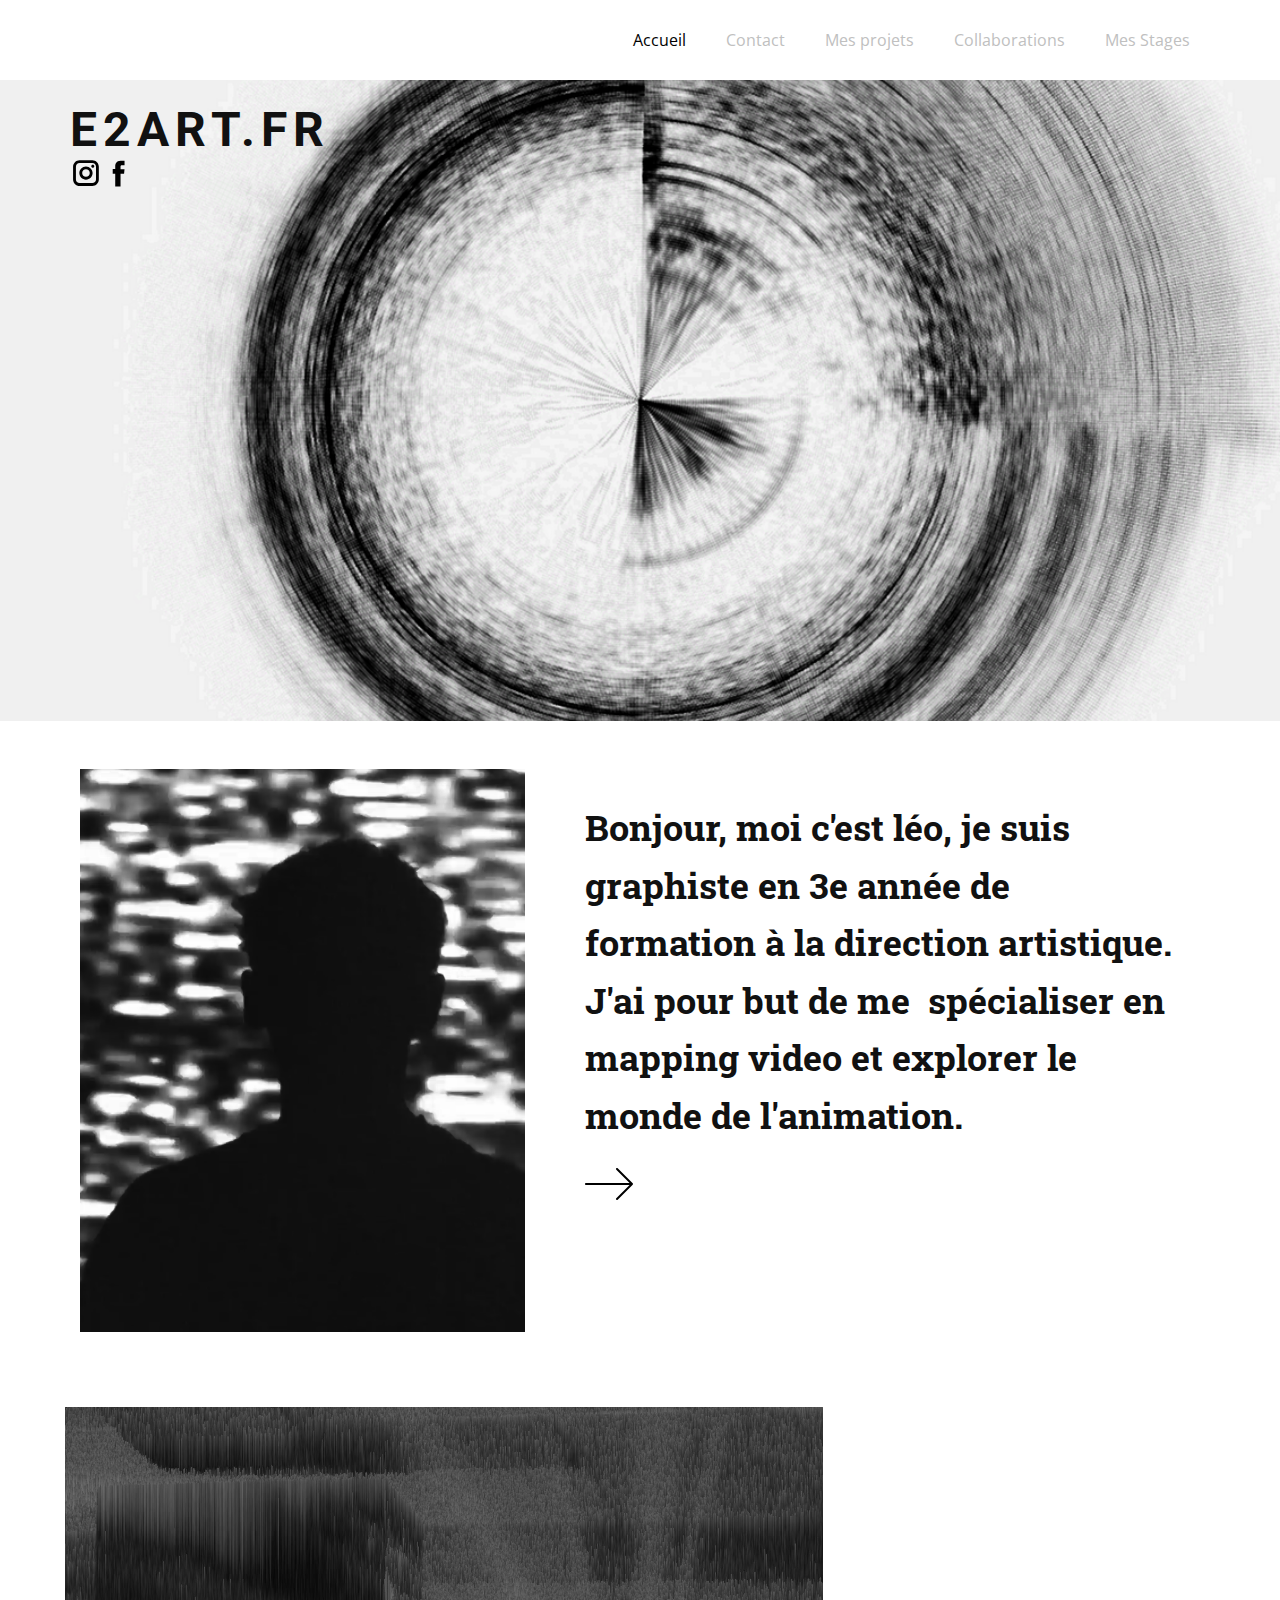
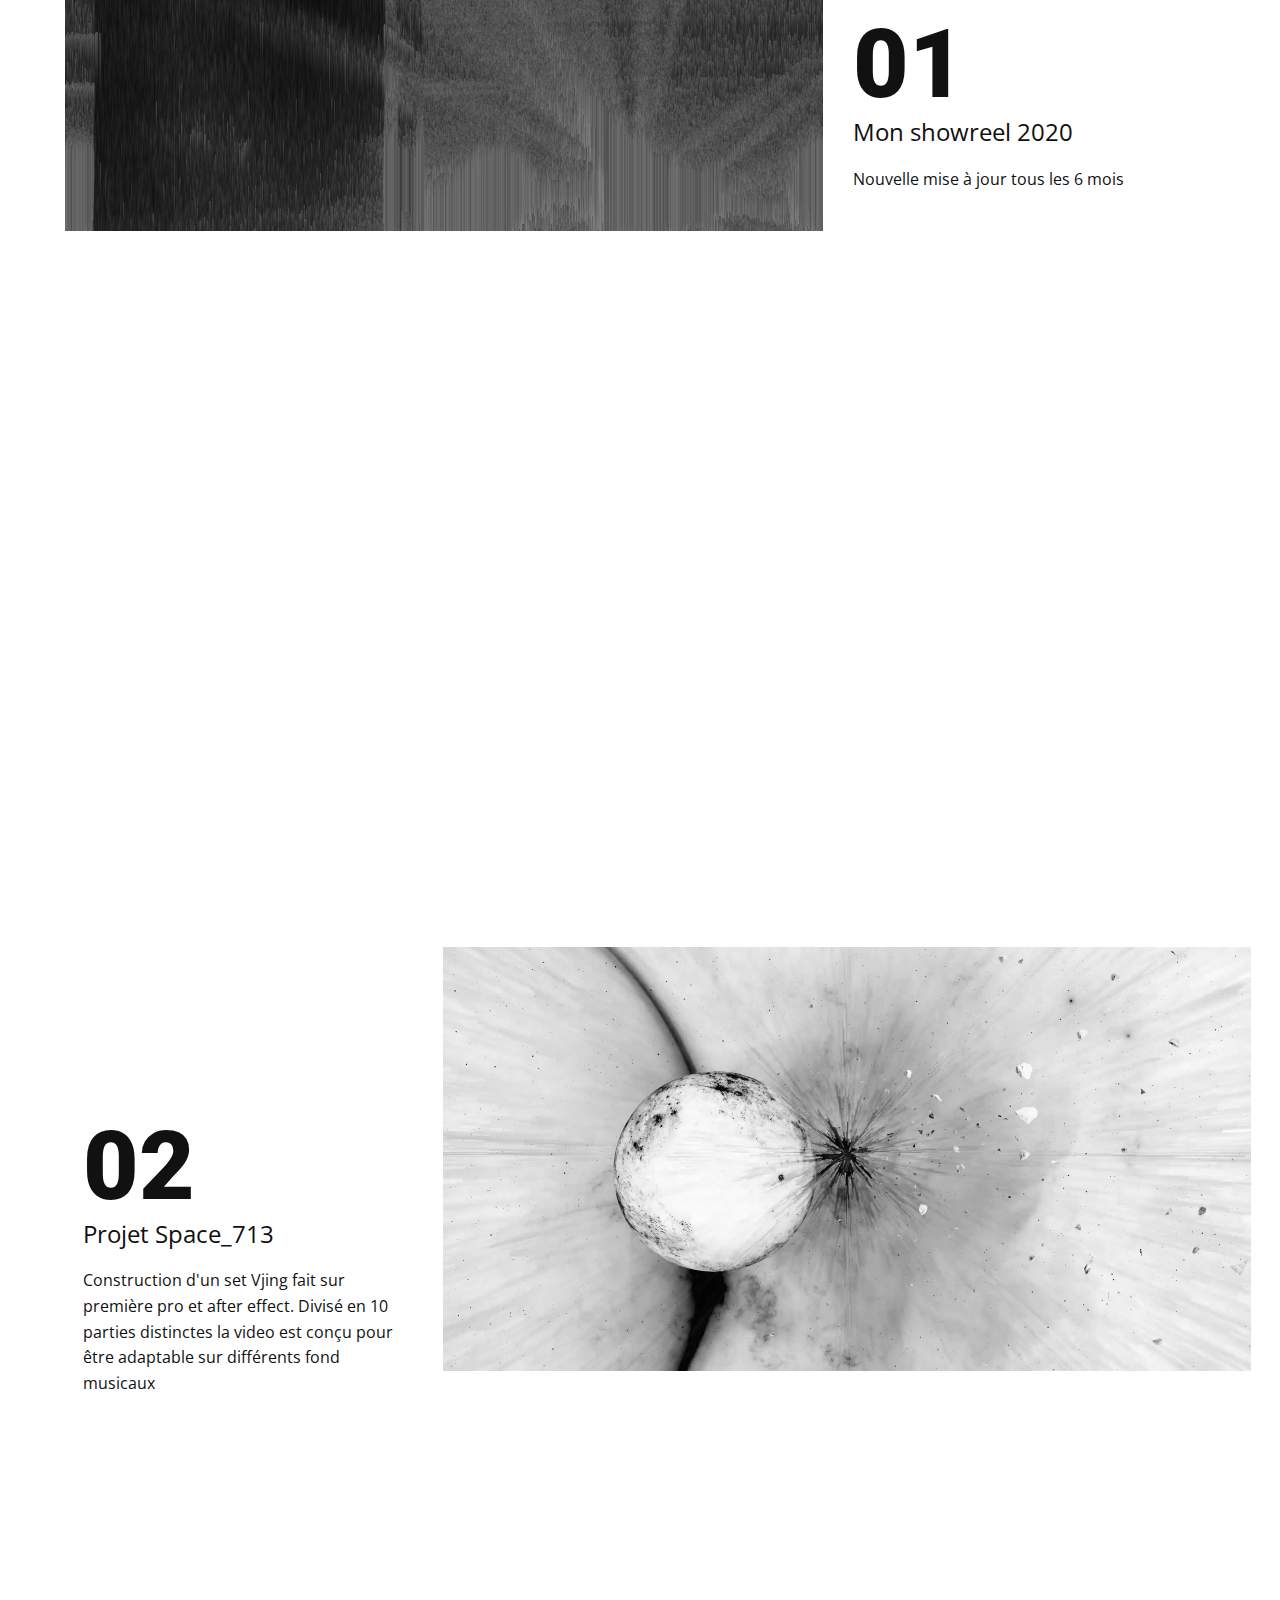
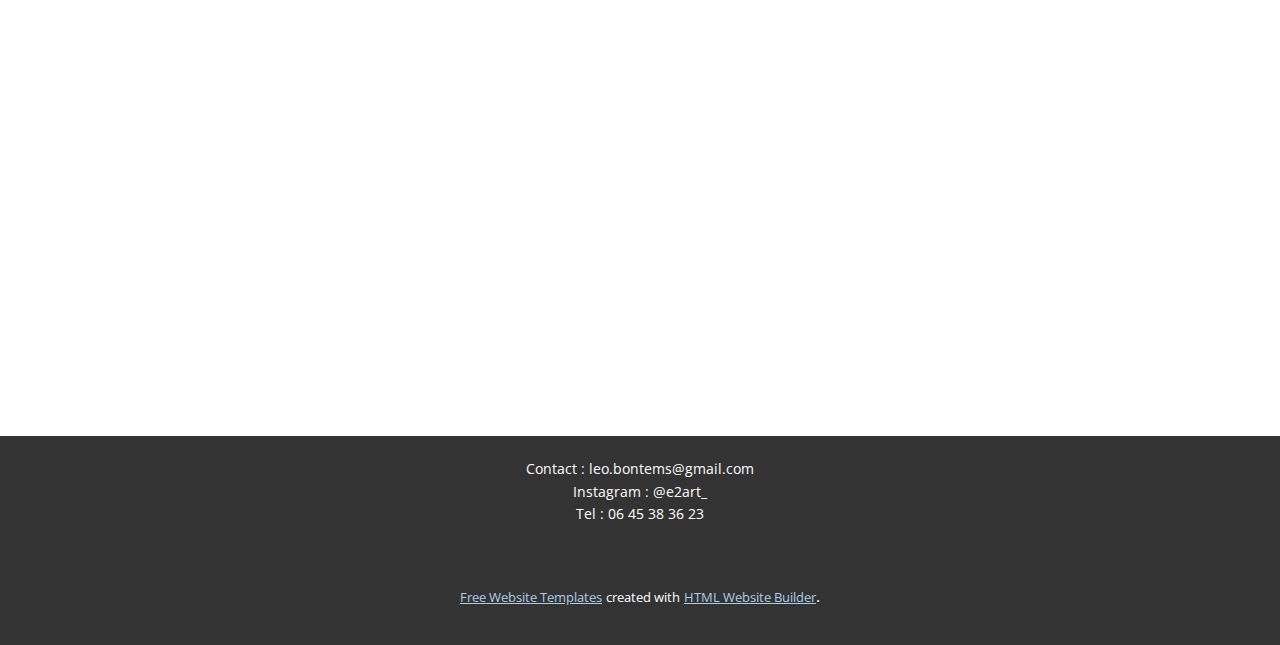
<file: index.html>
<!DOCTYPE html>
<html style="font-size: 16px;">
  <head>
    <meta name="viewport" content="width=device-width, initial-scale=1.0">
    <meta charset="utf-8">
    <meta name="keywords" content="INTUITIVE">
    <meta name="description" content="">
    <meta name="page_type" content="np-template-header-footer-from-plugin">
    <title>Accueil</title>
    <link rel="stylesheet" href="nicepage.css" media="screen">
<link rel="stylesheet" href="Accueil.css" media="screen">
    <script class="u-script" type="text/javascript" src="jquery.js" defer=""></script>
    <script class="u-script" type="text/javascript" src="nicepage.js" defer=""></script>
    <meta name="generator" content="Nicepage 2.30.1, nicepage.com">
    <link id="u-theme-google-font" rel="stylesheet" href="https://fonts.googleapis.com/css?family=Roboto:100,100i,300,300i,400,400i,500,500i,700,700i,900,900i|Open+Sans:300,300i,400,400i,600,600i,700,700i,800,800i">
    <link id="u-page-google-font" rel="stylesheet" href="https://fonts.googleapis.com/css?family=Roboto+Slab:100,300,400,700|Open+Sans:300,300i,400,400i,600,600i,700,700i,800,800i">
    
    
    
    
    
    
    
    <script type="application/ld+json">{
		"@context": "http://schema.org",
		"@type": "Organization",
		"name": "Site1",
		"url": "index.html"
}</script>
    <meta property="og:title" content="Accueil">
    <meta property="og:type" content="website">
    <meta name="theme-color" content="#478ac9">
    <link rel="canonical" href="index.html">
    <meta property="og:url" content="index.html">
  </head>
  <body data-home-page="Accueil.html" data-home-page-title="Accueil" class="u-body"><header class="u-clearfix u-header u-header" id="sec-e0c4"><div class="u-clearfix u-sheet u-valign-middle u-sheet-1">
        <nav class="u-menu u-menu-dropdown u-offcanvas u-menu-1">
          <div class="menu-collapse" style="font-size: 1rem; letter-spacing: 0px;">
            <a class="u-button-style u-custom-left-right-menu-spacing u-custom-padding-bottom u-custom-top-bottom-menu-spacing u-nav-link u-text-active-black u-text-grey-25 u-text-hover-grey-50" href="#">
              <svg><use xmlns:xlink="http://www.w3.org/1999/xlink" xlink:href="#menu-hamburger"></use></svg>
              <svg version="1.1" xmlns="http://www.w3.org/2000/svg" xmlns:xlink="http://www.w3.org/1999/xlink"><defs><symbol id="menu-hamburger" viewBox="0 0 16 16" style="width: 16px; height: 16px;"><rect y="1" width="16" height="2"></rect><rect y="7" width="16" height="2"></rect><rect y="13" width="16" height="2"></rect>
</symbol>
</defs></svg>
            </a>
          </div>
          <div class="u-custom-menu u-nav-container">
            <ul class="u-nav u-unstyled u-nav-1"><li class="u-nav-item"><a class="u-button-style u-nav-link u-text-active-black u-text-grey-25 u-text-hover-grey-50" href="Accueil.html" style="padding: 10px 20px;">Accueil</a>
</li><li class="u-nav-item"><a class="u-button-style u-nav-link u-text-active-black u-text-grey-25 u-text-hover-grey-50" href="Contact.html" style="padding: 10px 20px;">Contact</a>
</li><li class="u-nav-item"><a class="u-button-style u-nav-link u-text-active-black u-text-grey-25 u-text-hover-grey-50" href="Mes-projets.html" style="padding: 10px 20px;">Mes projets</a>
</li><li class="u-nav-item"><a class="u-button-style u-nav-link u-text-active-black u-text-grey-25 u-text-hover-grey-50" href="Collaborations.html" style="padding: 10px 20px;">Collaborations</a>
</li><li class="u-nav-item"><a class="u-button-style u-nav-link u-text-active-black u-text-grey-25 u-text-hover-grey-50" href="Mes-Stages.html" style="padding: 10px 20px;">Mes Stages</a>
</li></ul>
          </div>
          <div class="u-custom-menu u-nav-container-collapse">
            <div class="u-black u-container-style u-inner-container-layout u-opacity u-opacity-95 u-sidenav">
              <div class="u-sidenav-overflow">
                <div class="u-menu-close"></div>
                <ul class="u-align-center u-nav u-popupmenu-items u-unstyled u-nav-2"><li class="u-nav-item"><a class="u-button-style u-nav-link" href="Accueil.html" style="padding: 10px 20px;">Accueil</a>
</li><li class="u-nav-item"><a class="u-button-style u-nav-link" href="Contact.html" style="padding: 10px 20px;">Contact</a>
</li><li class="u-nav-item"><a class="u-button-style u-nav-link" href="Mes-projets.html" style="padding: 10px 20px;">Mes projets</a>
</li><li class="u-nav-item"><a class="u-button-style u-nav-link" href="Collaborations.html" style="padding: 10px 20px;">Collaborations</a>
</li><li class="u-nav-item"><a class="u-button-style u-nav-link" href="Mes-Stages.html" style="padding: 10px 20px;">Mes Stages</a>
</li></ul>
              </div>
            </div>
            <div class="u-black u-menu-overlay u-opacity u-opacity-70"></div>
          </div>
        </nav>
      </div></header>
    <section class="u-align-right u-clearfix u-image u-section-1" id="carousel_ca73">
      <div class="u-clearfix u-sheet u-sheet-1">
        <h1 class="u-text u-text-default u-text-1">E2ART.FR</h1>
        <div class="u-social-icons u-spacing-1 u-text-black u-social-icons-1">
          <a class="u-social-url" target="_blank" href="#"><span class="u-icon u-icon-circle u-social-instagram u-social-type-logo u-icon-1"><svg class="u-svg-link" preserveAspectRatio="xMidYMin slice" viewBox="0 0 112 112" style=""><use xmlns:xlink="http://www.w3.org/1999/xlink" xlink:href="#svg-54da"></use></svg><svg xmlns="http://www.w3.org/2000/svg" xmlns:xlink="http://www.w3.org/1999/xlink" version="1.1" xml:space="preserve" class="u-svg-content" viewBox="0 0 112 112" x="0px" y="0px" id="svg-54da"><path d="M55.9,32.9c-12.8,0-23.2,10.4-23.2,23.2s10.4,23.2,23.2,23.2s23.2-10.4,23.2-23.2S68.7,32.9,55.9,32.9z M55.9,69.4c-7.4,0-13.3-6-13.3-13.3c-0.1-7.4,6-13.3,13.3-13.3s13.3,6,13.3,13.3C69.3,63.5,63.3,69.4,55.9,69.4z"></path><path d="M79.7,26.8c-3,0-5.4,2.5-5.4,5.4s2.5,5.4,5.4,5.4c3,0,5.4-2.5,5.4-5.4S82.7,26.8,79.7,26.8z"></path><path d="M78.2,11H33.5C21,11,10.8,21.3,10.8,33.7v44.7c0,12.6,10.2,22.8,22.7,22.8h44.7c12.6,0,22.7-10.2,22.7-22.7 V33.7C100.8,21.1,90.6,11,78.2,11z M91,78.4c0,7.1-5.8,12.8-12.8,12.8H33.5c-7.1,0-12.8-5.8-12.8-12.8V33.7 c0-7.1,5.8-12.8,12.8-12.8h44.7c7.1,0,12.8,5.8,12.8,12.8V78.4z"></path></svg></span>
          </a>
          <a class="u-social-url" target="_blank" href="#"><span class="u-icon u-icon-circle u-social-facebook u-social-type-logo u-icon-2"><svg class="u-svg-link" preserveAspectRatio="xMidYMin slice" viewBox="0 0 112 112" style=""><use xmlns:xlink="http://www.w3.org/1999/xlink" xlink:href="#svg-0768"></use></svg><svg xmlns="http://www.w3.org/2000/svg" xmlns:xlink="http://www.w3.org/1999/xlink" version="1.1" xml:space="preserve" class="u-svg-content" viewBox="0 0 112 112" x="0px" y="0px" id="svg-0768"><path d="M75.5,28.8H65.4c-1.5,0-4,0.9-4,4.3v9.4h13.9l-1.5,15.8H61.4v45.1H42.8V58.3h-8.8V42.4h8.8V32.2 c0-7.4,3.4-18.8,18.8-18.8h13.8v15.4H75.5z"></path></svg></span>
          </a>
        </div>
      </div>
    </section>
    <section class="u-clearfix u-section-2" id="carousel_b986">
      <div class="u-clearfix u-expanded-width u-layout-wrap u-layout-wrap-1">
        <div class="u-layout">
          <div class="u-layout-row">
            <div class="u-container-style u-layout-cell u-left-cell u-size-26 u-layout-cell-1">
              <div class="u-container-layout u-valign-middle-md u-valign-middle-sm u-valign-middle-xs u-container-layout-1">
                <img src="images/zqfevsd.png" alt="" class="u-expanded-width u-image u-image-default u-image-1" data-image-width="750" data-image-height="1334">
              </div>
            </div>
            <div class="u-container-style u-layout-cell u-right-cell u-shape-rectangle u-size-34 u-layout-cell-2">
              <div class="u-container-layout u-container-layout-2">
                <h6 class="u-custom-font u-font-roboto-slab u-text u-text-1">Bonjour, moi c'est léo, je suis graphiste en 3e année de formation&nbsp;à la direction artistique.&nbsp;<br>J'ai pour but de me&nbsp; spécialiser en mapping video et explorer le monde de l'animation.
                </h6><span class="u-icon u-icon-circle u-text-black u-icon-1" data-href="Contact.html" data-page-id="739229651"><svg class="u-svg-link" preserveAspectRatio="xMidYMin slice" viewBox="0 0 512 512" style=""><use xmlns:xlink="http://www.w3.org/1999/xlink" xlink:href="#svg-a0ba"></use></svg><svg xmlns="http://www.w3.org/2000/svg" xmlns:xlink="http://www.w3.org/1999/xlink" version="1.1" xml:space="preserve" class="u-svg-content" viewBox="0 0 512 512" x="0px" y="0px" id="svg-a0ba" style="enable-background:new 0 0 512 512;"><g><g><path d="M508.875,248.458l-160-160c-4.167-4.167-10.917-4.167-15.083,0c-4.167,4.167-4.167,10.917,0,15.083l141.792,141.792    H10.667C4.771,245.333,0,250.104,0,256s4.771,10.667,10.667,10.667h464.917L333.792,408.458c-4.167,4.167-4.167,10.917,0,15.083    c2.083,2.083,4.813,3.125,7.542,3.125c2.729,0,5.458-1.042,7.542-3.125l160-160C513.042,259.375,513.042,252.625,508.875,248.458z    "></path>
</g>
</g></svg></span>
              </div>
            </div>
          </div>
        </div>
      </div>
    </section>
    <section class="u-clearfix u-section-3" id="carousel_127b">
      <div class="u-clearfix u-expanded-width u-gutter-0 u-layout-wrap u-layout-wrap-1">
        <div class="u-layout">
          <div class="u-layout-row">
            <div class="u-container-style u-layout-cell u-left-cell u-size-40 u-layout-cell-1">
              <div class="u-container-layout u-container-layout-1">
                <img src="images/1.jpg" alt="" class="u-expanded-width-md u-expanded-width-sm u-expanded-width-xs u-image u-image-default u-image-1" data-image-width="1280" data-image-height="1280">
              </div>
            </div>
            <div class="u-container-style u-layout-cell u-right-cell u-size-20 u-layout-cell-2">
              <div class="u-container-layout u-valign-top-xs u-container-layout-2">
                <h1 class="u-text u-text-default u-text-1">01</h1>
                <h3 class="u-custom-font u-font-open-sans u-text u-text-default u-text-2">Mon showreel 2020</h3>
                <p class="u-text u-text-3">Nouvelle mise à jour tous les 6 mois</p>
              </div>
            </div>
          </div>
        </div>
      </div>
    </section>
    <section class="u-clearfix u-shading u-video u-video-contain u-section-4" id="sec-61a8">
      <div class="u-background-video u-expanded u-video-contain" style="filter: brightness(0.95);">
        <div style="position: absolute;" class="embed-responsive">
          <iframe style="position: absolute;top: 0;left: 0;width: 100%;height: 100%;" class="embed-responsive-item" src="https://www.youtube.com/embed/jieyBSYS8TM?playlist=jieyBSYS8TM&amp;loop=1&amp;mute=1&amp;showinfo=0&amp;controls=0&amp;start=0&amp;autoplay=1" frameborder="0" allowfullscreen=""></iframe>
        </div>
      </div>
      <div class="u-clearfix u-sheet u-sheet-1"></div>
    </section>
    <section class="u-clearfix u-section-5" id="carousel_3490">
      <div class="u-clearfix u-expanded-width u-layout-wrap u-layout-wrap-1">
        <div class="u-layout">
          <div class="u-layout-row">
            <div class="u-container-style u-layout-cell u-left-cell u-size-40 u-layout-cell-1">
              <div class="u-container-layout u-valign-top-xs u-container-layout-1">
                <h1 class="u-text u-text-default u-text-1">02</h1>
                <h3 class="u-custom-font u-font-open-sans u-text u-text-default u-text-2">Projet Space_713</h3>
                <p class="u-text u-text-3">Construction d'un set Vjing fait sur première pro et after effect. Divisé en 10 parties distinctes la video est conçu pour être adaptable sur différents fond musicaux</p>
              </div>
            </div>
            <div class="u-container-style u-layout-cell u-right-cell u-size-20 u-layout-cell-2">
              <div class="u-container-layout u-valign-top-lg u-valign-top-md u-valign-top-sm u-valign-top-xl u-container-layout-2">
                <img class="u-expand-resize u-image u-image-1" src="images/Capturedecran2020-12-12a16.06.03.png" data-image-width="3584" data-image-height="2240">
              </div>
            </div>
          </div>
        </div>
      </div>
    </section>
    <section class="u-clearfix u-video u-video-contain u-section-6" id="carousel_7cb1">
      <div class="u-background-video u-expanded u-video-contain" style="">
        <div style="position: absolute;" class="embed-responsive">
          <iframe style="position: absolute;top: 0;left: 0;width: 100%;height: 100%;" class="embed-responsive-item" src="https://www.youtube.com/embed/U7ZLLVefyCc?playlist=U7ZLLVefyCc&amp;loop=1&amp;mute=1&amp;showinfo=0&amp;controls=0&amp;start=0&amp;autoplay=1" frameborder="0" allowfullscreen=""></iframe>
        </div>
      </div>
      <div class="u-clearfix u-sheet u-sheet-1"></div>
    </section>
    
    
    <footer class="u-align-center u-clearfix u-footer u-grey-80 u-footer" id="sec-d610"><div class="u-clearfix u-sheet u-sheet-1">
        <p class="u-small-text u-text u-text-variant u-text-1">Contact : leo.bontems@gmail.com<br>Instagram : @e2art_<br>Tel : 06 45 38 36 23<br>
        </p>
      </div></footer>
    <section class="u-backlink u-clearfix u-grey-80">
      <a class="u-link" href="https://nicepage.com/website-templates" target="_blank">
        <span>Free Website Templates</span>
      </a>
      <p class="u-text">
        <span>created with</span>
      </p>
      <a class="u-link" href="https://nicepage.com/html-website-builder" target="_blank">
        <span>HTML Website Builder</span>
      </a>. 
    </section>
  </body>
</html>
</file>
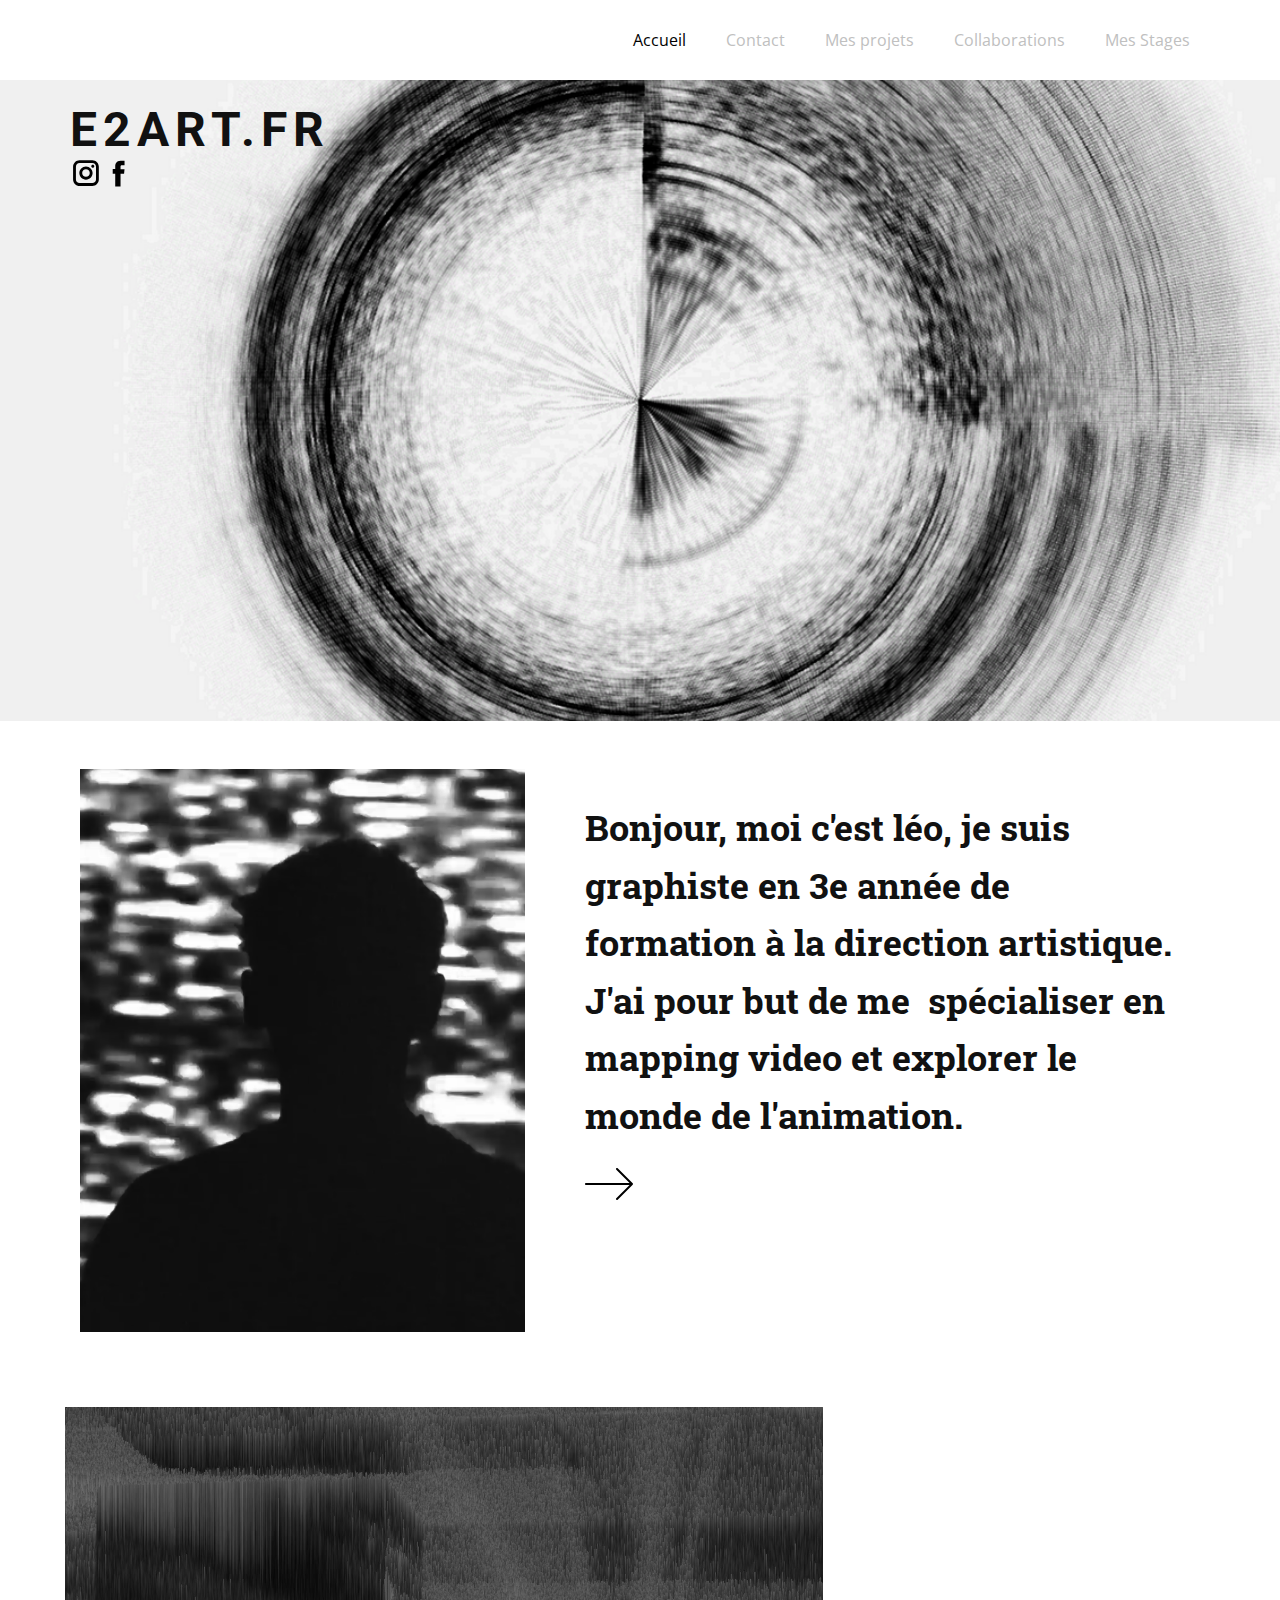
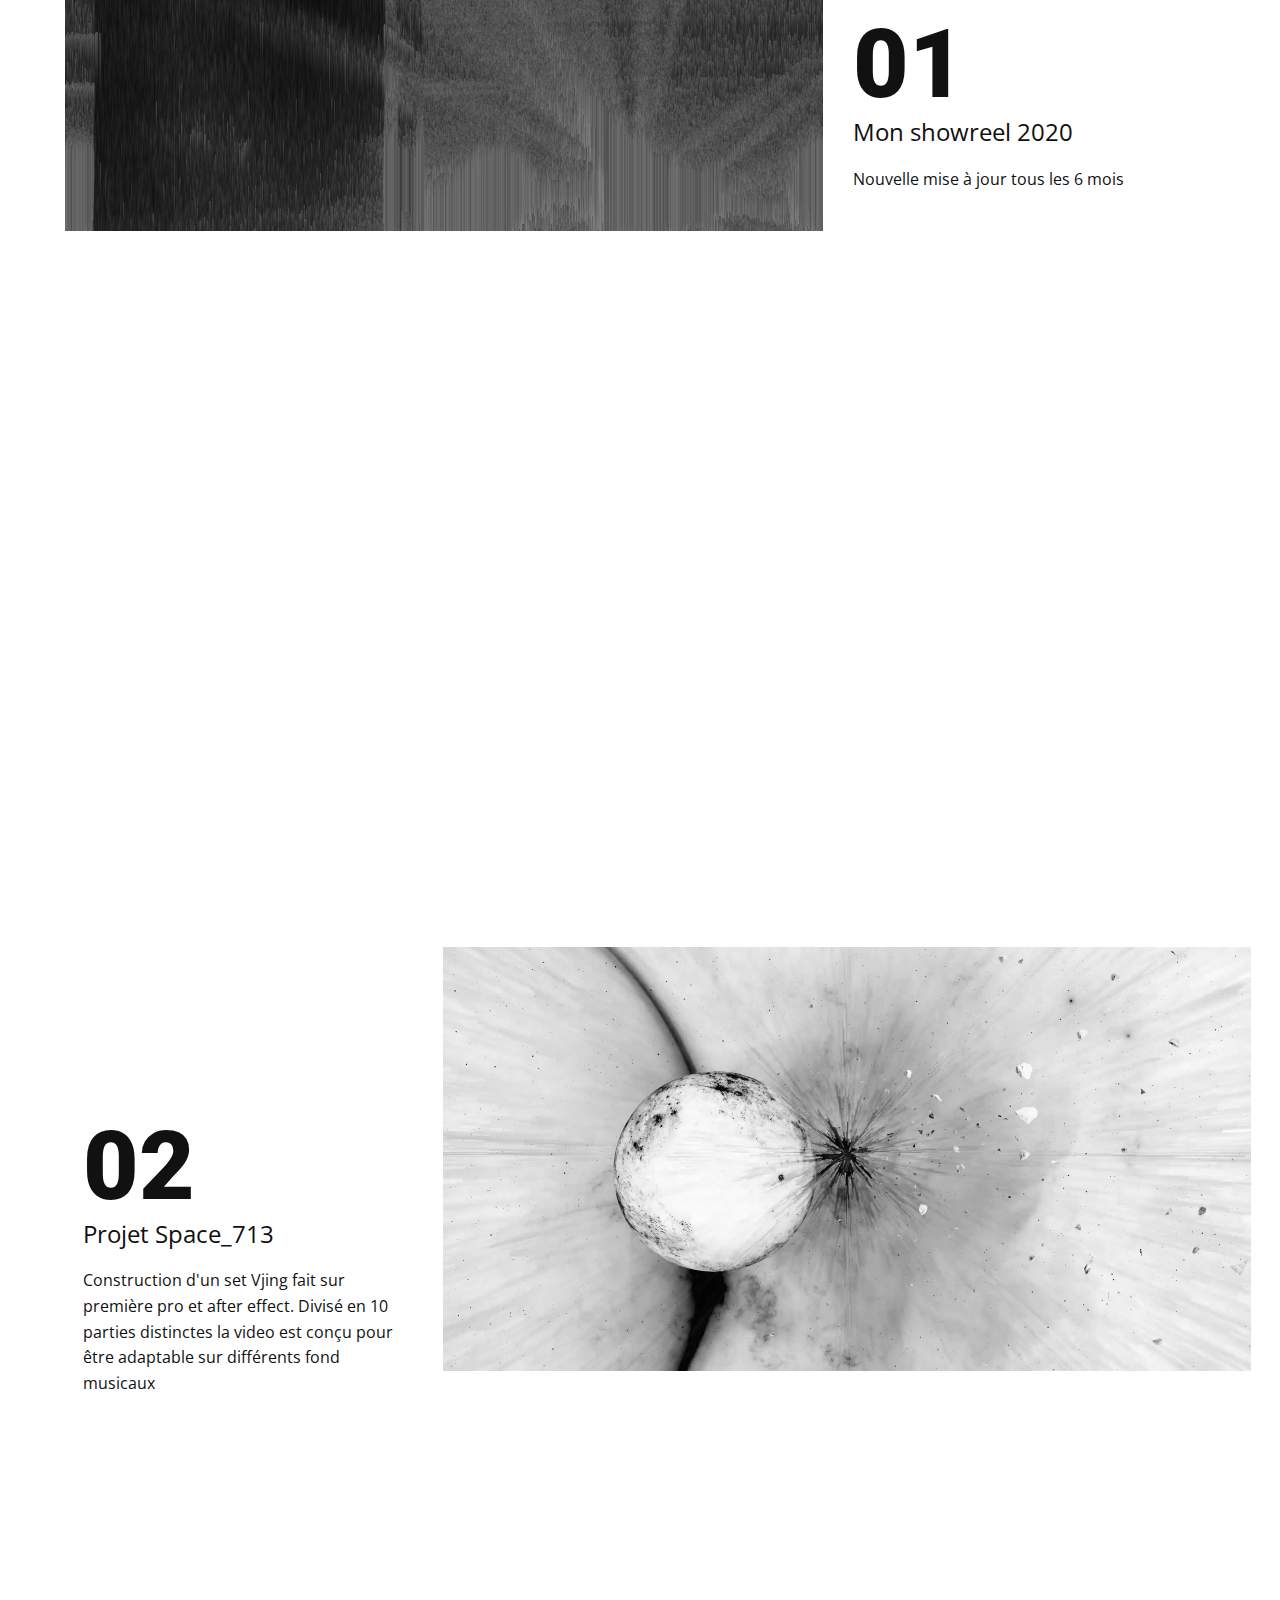
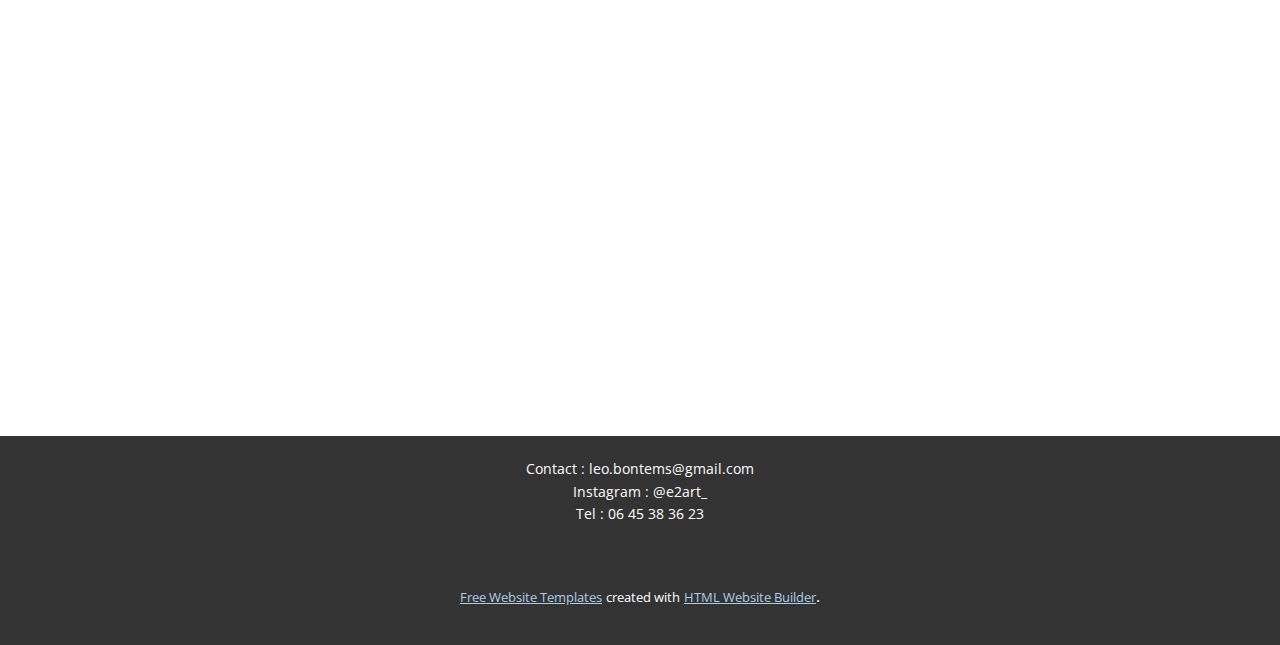
<file: Accueil.html>
<!DOCTYPE html>
<html style="font-size: 16px;">
  <head>
    <meta name="viewport" content="width=device-width, initial-scale=1.0">
    <meta charset="utf-8">
    <meta name="keywords" content="INTUITIVE">
    <meta name="description" content="">
    <meta name="page_type" content="np-template-header-footer-from-plugin">
    <title>Accueil</title>
    <link rel="stylesheet" href="nicepage.css" media="screen">
<link rel="stylesheet" href="Accueil.css" media="screen">
    <script class="u-script" type="text/javascript" src="jquery.js" defer=""></script>
    <script class="u-script" type="text/javascript" src="nicepage.js" defer=""></script>
    <meta name="generator" content="Nicepage 2.30.1, nicepage.com">
    <link id="u-theme-google-font" rel="stylesheet" href="https://fonts.googleapis.com/css?family=Roboto:100,100i,300,300i,400,400i,500,500i,700,700i,900,900i|Open+Sans:300,300i,400,400i,600,600i,700,700i,800,800i">
    <link id="u-page-google-font" rel="stylesheet" href="https://fonts.googleapis.com/css?family=Roboto+Slab:100,300,400,700|Open+Sans:300,300i,400,400i,600,600i,700,700i,800,800i">
    
    
    
    
    
    
    
    <script type="application/ld+json">{
		"@context": "http://schema.org",
		"@type": "Organization",
		"name": "Site1",
		"url": "index.html"
}</script>
    <meta property="og:title" content="Accueil">
    <meta property="og:type" content="website">
    <meta name="theme-color" content="#478ac9">
    <link rel="canonical" href="index.html">
    <meta property="og:url" content="index.html">
  </head>
  <body class="u-body"><header class="u-clearfix u-header u-header" id="sec-e0c4"><div class="u-clearfix u-sheet u-valign-middle u-sheet-1">
        <nav class="u-menu u-menu-dropdown u-offcanvas u-menu-1">
          <div class="menu-collapse" style="font-size: 1rem; letter-spacing: 0px;">
            <a class="u-button-style u-custom-left-right-menu-spacing u-custom-padding-bottom u-custom-top-bottom-menu-spacing u-nav-link u-text-active-black u-text-grey-25 u-text-hover-grey-50" href="#">
              <svg><use xmlns:xlink="http://www.w3.org/1999/xlink" xlink:href="#menu-hamburger"></use></svg>
              <svg version="1.1" xmlns="http://www.w3.org/2000/svg" xmlns:xlink="http://www.w3.org/1999/xlink"><defs><symbol id="menu-hamburger" viewBox="0 0 16 16" style="width: 16px; height: 16px;"><rect y="1" width="16" height="2"></rect><rect y="7" width="16" height="2"></rect><rect y="13" width="16" height="2"></rect>
</symbol>
</defs></svg>
            </a>
          </div>
          <div class="u-custom-menu u-nav-container">
            <ul class="u-nav u-unstyled u-nav-1"><li class="u-nav-item"><a class="u-button-style u-nav-link u-text-active-black u-text-grey-25 u-text-hover-grey-50" href="Accueil.html" style="padding: 10px 20px;">Accueil</a>
</li><li class="u-nav-item"><a class="u-button-style u-nav-link u-text-active-black u-text-grey-25 u-text-hover-grey-50" href="Contact.html" style="padding: 10px 20px;">Contact</a>
</li><li class="u-nav-item"><a class="u-button-style u-nav-link u-text-active-black u-text-grey-25 u-text-hover-grey-50" href="Mes-projets.html" style="padding: 10px 20px;">Mes projets</a>
</li><li class="u-nav-item"><a class="u-button-style u-nav-link u-text-active-black u-text-grey-25 u-text-hover-grey-50" href="Collaborations.html" style="padding: 10px 20px;">Collaborations</a>
</li><li class="u-nav-item"><a class="u-button-style u-nav-link u-text-active-black u-text-grey-25 u-text-hover-grey-50" href="Mes-Stages.html" style="padding: 10px 20px;">Mes Stages</a>
</li></ul>
          </div>
          <div class="u-custom-menu u-nav-container-collapse">
            <div class="u-black u-container-style u-inner-container-layout u-opacity u-opacity-95 u-sidenav">
              <div class="u-sidenav-overflow">
                <div class="u-menu-close"></div>
                <ul class="u-align-center u-nav u-popupmenu-items u-unstyled u-nav-2"><li class="u-nav-item"><a class="u-button-style u-nav-link" href="Accueil.html" style="padding: 10px 20px;">Accueil</a>
</li><li class="u-nav-item"><a class="u-button-style u-nav-link" href="Contact.html" style="padding: 10px 20px;">Contact</a>
</li><li class="u-nav-item"><a class="u-button-style u-nav-link" href="Mes-projets.html" style="padding: 10px 20px;">Mes projets</a>
</li><li class="u-nav-item"><a class="u-button-style u-nav-link" href="Collaborations.html" style="padding: 10px 20px;">Collaborations</a>
</li><li class="u-nav-item"><a class="u-button-style u-nav-link" href="Mes-Stages.html" style="padding: 10px 20px;">Mes Stages</a>
</li></ul>
              </div>
            </div>
            <div class="u-black u-menu-overlay u-opacity u-opacity-70"></div>
          </div>
        </nav>
      </div></header>
    <section class="u-align-right u-clearfix u-image u-section-1" id="carousel_ca73">
      <div class="u-clearfix u-sheet u-sheet-1">
        <h1 class="u-text u-text-default u-text-1">E2ART.FR</h1>
        <div class="u-social-icons u-spacing-1 u-text-black u-social-icons-1">
          <a class="u-social-url" target="_blank" href="#"><span class="u-icon u-icon-circle u-social-instagram u-social-type-logo u-icon-1"><svg class="u-svg-link" preserveAspectRatio="xMidYMin slice" viewBox="0 0 112 112" style=""><use xmlns:xlink="http://www.w3.org/1999/xlink" xlink:href="#svg-54da"></use></svg><svg xmlns="http://www.w3.org/2000/svg" xmlns:xlink="http://www.w3.org/1999/xlink" version="1.1" xml:space="preserve" class="u-svg-content" viewBox="0 0 112 112" x="0px" y="0px" id="svg-54da"><path d="M55.9,32.9c-12.8,0-23.2,10.4-23.2,23.2s10.4,23.2,23.2,23.2s23.2-10.4,23.2-23.2S68.7,32.9,55.9,32.9z M55.9,69.4c-7.4,0-13.3-6-13.3-13.3c-0.1-7.4,6-13.3,13.3-13.3s13.3,6,13.3,13.3C69.3,63.5,63.3,69.4,55.9,69.4z"></path><path d="M79.7,26.8c-3,0-5.4,2.5-5.4,5.4s2.5,5.4,5.4,5.4c3,0,5.4-2.5,5.4-5.4S82.7,26.8,79.7,26.8z"></path><path d="M78.2,11H33.5C21,11,10.8,21.3,10.8,33.7v44.7c0,12.6,10.2,22.8,22.7,22.8h44.7c12.6,0,22.7-10.2,22.7-22.7 V33.7C100.8,21.1,90.6,11,78.2,11z M91,78.4c0,7.1-5.8,12.8-12.8,12.8H33.5c-7.1,0-12.8-5.8-12.8-12.8V33.7 c0-7.1,5.8-12.8,12.8-12.8h44.7c7.1,0,12.8,5.8,12.8,12.8V78.4z"></path></svg></span>
          </a>
          <a class="u-social-url" target="_blank" href="#"><span class="u-icon u-icon-circle u-social-facebook u-social-type-logo u-icon-2"><svg class="u-svg-link" preserveAspectRatio="xMidYMin slice" viewBox="0 0 112 112" style=""><use xmlns:xlink="http://www.w3.org/1999/xlink" xlink:href="#svg-0768"></use></svg><svg xmlns="http://www.w3.org/2000/svg" xmlns:xlink="http://www.w3.org/1999/xlink" version="1.1" xml:space="preserve" class="u-svg-content" viewBox="0 0 112 112" x="0px" y="0px" id="svg-0768"><path d="M75.5,28.8H65.4c-1.5,0-4,0.9-4,4.3v9.4h13.9l-1.5,15.8H61.4v45.1H42.8V58.3h-8.8V42.4h8.8V32.2 c0-7.4,3.4-18.8,18.8-18.8h13.8v15.4H75.5z"></path></svg></span>
          </a>
        </div>
      </div>
    </section>
    <section class="u-clearfix u-section-2" id="carousel_b986">
      <div class="u-clearfix u-expanded-width u-layout-wrap u-layout-wrap-1">
        <div class="u-layout">
          <div class="u-layout-row">
            <div class="u-container-style u-layout-cell u-left-cell u-size-26 u-layout-cell-1">
              <div class="u-container-layout u-valign-middle-md u-valign-middle-sm u-valign-middle-xs u-container-layout-1">
                <img src="images/zqfevsd.png" alt="" class="u-expanded-width u-image u-image-default u-image-1" data-image-width="750" data-image-height="1334">
              </div>
            </div>
            <div class="u-container-style u-layout-cell u-right-cell u-shape-rectangle u-size-34 u-layout-cell-2">
              <div class="u-container-layout u-container-layout-2">
                <h6 class="u-custom-font u-font-roboto-slab u-text u-text-1">Bonjour, moi c'est léo, je suis graphiste en 3e année de formation&nbsp;à la direction artistique.&nbsp;<br>J'ai pour but de me&nbsp; spécialiser en mapping video et explorer le monde de l'animation.
                </h6><span class="u-icon u-icon-circle u-text-black u-icon-1" data-href="Contact.html" data-page-id="739229651"><svg class="u-svg-link" preserveAspectRatio="xMidYMin slice" viewBox="0 0 512 512" style=""><use xmlns:xlink="http://www.w3.org/1999/xlink" xlink:href="#svg-a0ba"></use></svg><svg xmlns="http://www.w3.org/2000/svg" xmlns:xlink="http://www.w3.org/1999/xlink" version="1.1" xml:space="preserve" class="u-svg-content" viewBox="0 0 512 512" x="0px" y="0px" id="svg-a0ba" style="enable-background:new 0 0 512 512;"><g><g><path d="M508.875,248.458l-160-160c-4.167-4.167-10.917-4.167-15.083,0c-4.167,4.167-4.167,10.917,0,15.083l141.792,141.792    H10.667C4.771,245.333,0,250.104,0,256s4.771,10.667,10.667,10.667h464.917L333.792,408.458c-4.167,4.167-4.167,10.917,0,15.083    c2.083,2.083,4.813,3.125,7.542,3.125c2.729,0,5.458-1.042,7.542-3.125l160-160C513.042,259.375,513.042,252.625,508.875,248.458z    "></path>
</g>
</g></svg></span>
              </div>
            </div>
          </div>
        </div>
      </div>
    </section>
    <section class="u-clearfix u-section-3" id="carousel_127b">
      <div class="u-clearfix u-expanded-width u-gutter-0 u-layout-wrap u-layout-wrap-1">
        <div class="u-layout">
          <div class="u-layout-row">
            <div class="u-container-style u-layout-cell u-left-cell u-size-40 u-layout-cell-1">
              <div class="u-container-layout u-container-layout-1">
                <img src="images/1.jpg" alt="" class="u-expanded-width-md u-expanded-width-sm u-expanded-width-xs u-image u-image-default u-image-1" data-image-width="1280" data-image-height="1280">
              </div>
            </div>
            <div class="u-container-style u-layout-cell u-right-cell u-size-20 u-layout-cell-2">
              <div class="u-container-layout u-valign-top-xs u-container-layout-2">
                <h1 class="u-text u-text-default u-text-1">01</h1>
                <h3 class="u-custom-font u-font-open-sans u-text u-text-default u-text-2">Mon showreel 2020</h3>
                <p class="u-text u-text-3">Nouvelle mise à jour tous les 6 mois</p>
              </div>
            </div>
          </div>
        </div>
      </div>
    </section>
    <section class="u-clearfix u-shading u-video u-video-contain u-section-4" id="sec-61a8">
      <div class="u-background-video u-expanded u-video-contain" style="filter: brightness(0.95);">
        <div style="position: absolute;" class="embed-responsive">
          <iframe style="position: absolute;top: 0;left: 0;width: 100%;height: 100%;" class="embed-responsive-item" src="https://www.youtube.com/embed/jieyBSYS8TM?playlist=jieyBSYS8TM&amp;loop=1&amp;mute=1&amp;showinfo=0&amp;controls=0&amp;start=0&amp;autoplay=1" frameborder="0" allowfullscreen=""></iframe>
        </div>
      </div>
      <div class="u-clearfix u-sheet u-sheet-1"></div>
    </section>
    <section class="u-clearfix u-section-5" id="carousel_3490">
      <div class="u-clearfix u-expanded-width u-layout-wrap u-layout-wrap-1">
        <div class="u-layout">
          <div class="u-layout-row">
            <div class="u-container-style u-layout-cell u-left-cell u-size-40 u-layout-cell-1">
              <div class="u-container-layout u-valign-top-xs u-container-layout-1">
                <h1 class="u-text u-text-default u-text-1">02</h1>
                <h3 class="u-custom-font u-font-open-sans u-text u-text-default u-text-2">Projet Space_713</h3>
                <p class="u-text u-text-3">Construction d'un set Vjing fait sur première pro et after effect. Divisé en 10 parties distinctes la video est conçu pour être adaptable sur différents fond musicaux</p>
              </div>
            </div>
            <div class="u-container-style u-layout-cell u-right-cell u-size-20 u-layout-cell-2">
              <div class="u-container-layout u-valign-top-lg u-valign-top-md u-valign-top-sm u-valign-top-xl u-container-layout-2">
                <img class="u-expand-resize u-image u-image-1" src="images/Capturedecran2020-12-12a16.06.03.png" data-image-width="3584" data-image-height="2240">
              </div>
            </div>
          </div>
        </div>
      </div>
    </section>
    <section class="u-clearfix u-video u-video-contain u-section-6" id="carousel_7cb1">
      <div class="u-background-video u-expanded u-video-contain" style="">
        <div style="position: absolute;" class="embed-responsive">
          <iframe style="position: absolute;top: 0;left: 0;width: 100%;height: 100%;" class="embed-responsive-item" src="https://www.youtube.com/embed/U7ZLLVefyCc?playlist=U7ZLLVefyCc&amp;loop=1&amp;mute=1&amp;showinfo=0&amp;controls=0&amp;start=0&amp;autoplay=1" frameborder="0" allowfullscreen=""></iframe>
        </div>
      </div>
      <div class="u-clearfix u-sheet u-sheet-1"></div>
    </section>
    
    
    <footer class="u-align-center u-clearfix u-footer u-grey-80 u-footer" id="sec-d610"><div class="u-clearfix u-sheet u-sheet-1">
        <p class="u-small-text u-text u-text-variant u-text-1">Contact : leo.bontems@gmail.com<br>Instagram : @e2art_<br>Tel : 06 45 38 36 23<br>
        </p>
      </div></footer>
    <section class="u-backlink u-clearfix u-grey-80">
      <a class="u-link" href="https://nicepage.com/website-templates" target="_blank">
        <span>Free Website Templates</span>
      </a>
      <p class="u-text">
        <span>created with</span>
      </p>
      <a class="u-link" href="https://nicepage.com/html-website-builder" target="_blank">
        <span>HTML Website Builder</span>
      </a>. 
    </section>
  </body>
</html>
</file>
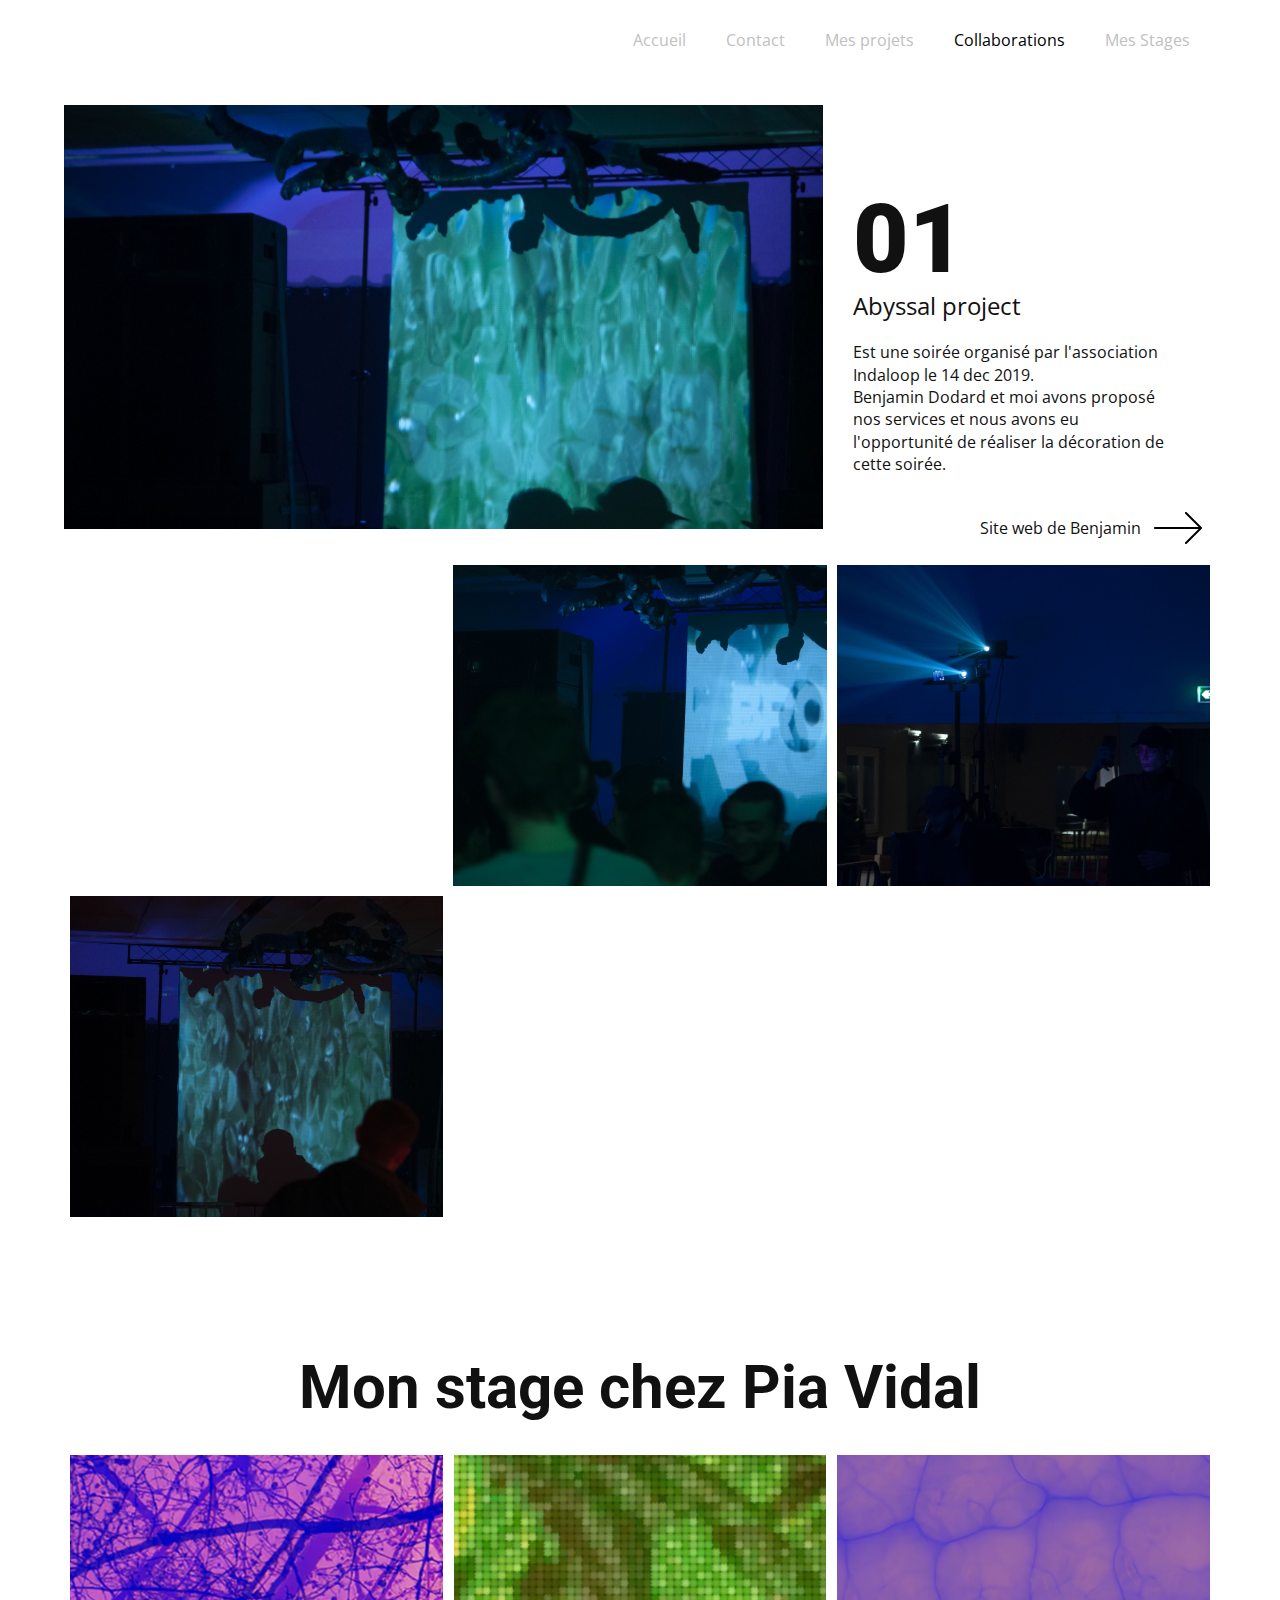
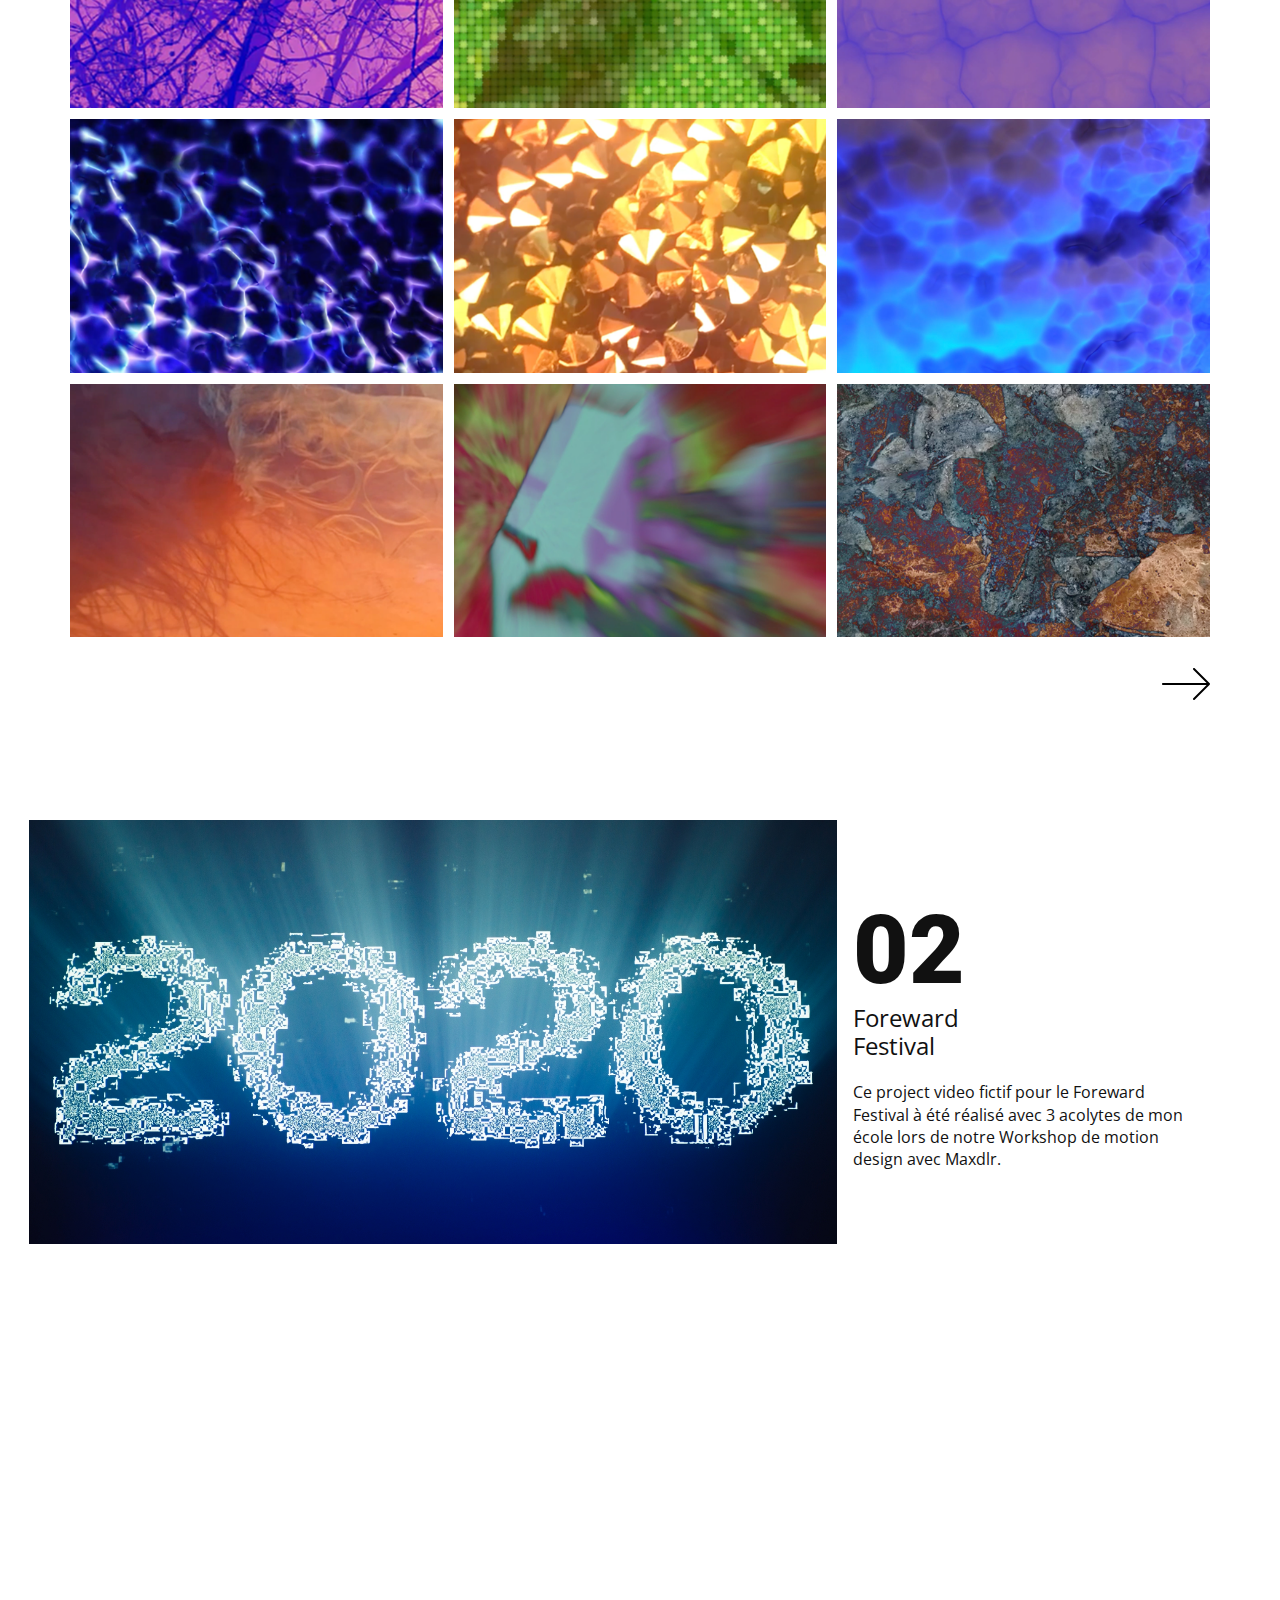
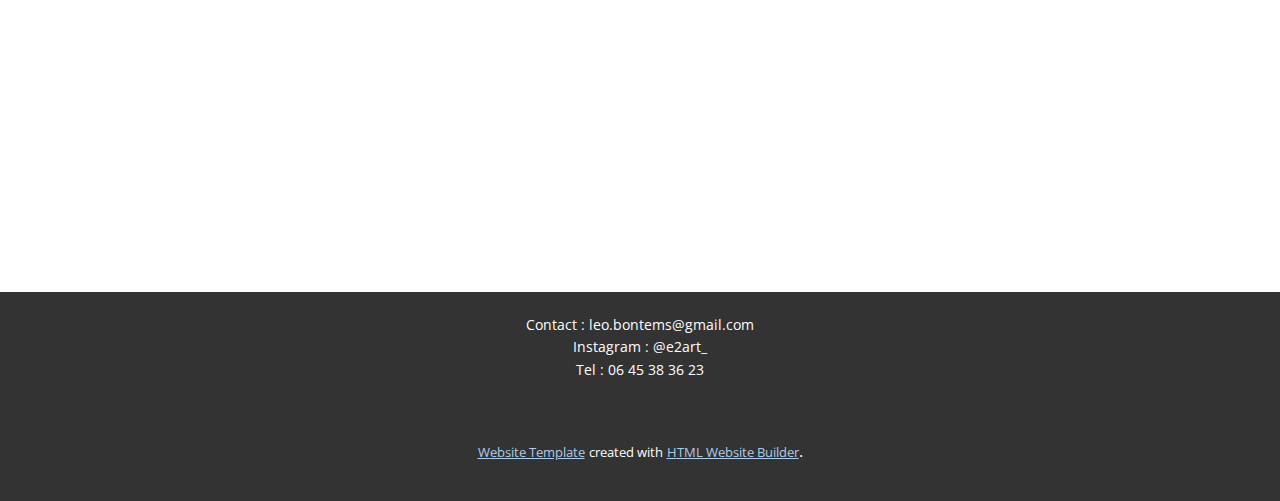
<file: Collaborations.html>
<!DOCTYPE html>
<html style="font-size: 16px;">
  <head>
    <meta name="viewport" content="width=device-width, initial-scale=1.0">
    <meta charset="utf-8">
    <meta name="keywords" content="about, our team">
    <meta name="description" content="">
    <meta name="page_type" content="np-template-header-footer-from-plugin">
    <title>Collaborations</title>
    <link rel="stylesheet" href="nicepage.css" media="screen">
<link rel="stylesheet" href="Collaborations.css" media="screen">
    <script class="u-script" type="text/javascript" src="jquery.js" defer=""></script>
    <script class="u-script" type="text/javascript" src="nicepage.js" defer=""></script>
    <meta name="generator" content="Nicepage 2.30.1, nicepage.com">
    <link id="u-theme-google-font" rel="stylesheet" href="https://fonts.googleapis.com/css?family=Roboto:100,100i,300,300i,400,400i,500,500i,700,700i,900,900i|Open+Sans:300,300i,400,400i,600,600i,700,700i,800,800i">
    <link id="u-page-google-font" rel="stylesheet" href="https://fonts.googleapis.com/css?family=Open+Sans:300,300i,400,400i,600,600i,700,700i,800,800i">
    
    
    
    
    
    
    <script type="application/ld+json">{
		"@context": "http://schema.org",
		"@type": "Organization",
		"name": "Site1",
		"url": "index.html"
}</script>
    <meta property="og:title" content="Collaborations">
    <meta property="og:type" content="website">
    <meta name="theme-color" content="#478ac9">
    <link rel="canonical" href="index.html">
    <meta property="og:url" content="index.html">
  </head>
  <body class="u-body u-overlap u-overlap-contrast u-overlap-transparent"><header class="u-clearfix u-header u-header" id="sec-e0c4"><div class="u-clearfix u-sheet u-valign-middle u-sheet-1">
        <nav class="u-menu u-menu-dropdown u-offcanvas u-menu-1">
          <div class="menu-collapse" style="font-size: 1rem; letter-spacing: 0px;">
            <a class="u-button-style u-custom-left-right-menu-spacing u-custom-padding-bottom u-custom-top-bottom-menu-spacing u-nav-link u-text-active-black u-text-grey-25 u-text-hover-grey-50" href="#">
              <svg><use xmlns:xlink="http://www.w3.org/1999/xlink" xlink:href="#menu-hamburger"></use></svg>
              <svg version="1.1" xmlns="http://www.w3.org/2000/svg" xmlns:xlink="http://www.w3.org/1999/xlink"><defs><symbol id="menu-hamburger" viewBox="0 0 16 16" style="width: 16px; height: 16px;"><rect y="1" width="16" height="2"></rect><rect y="7" width="16" height="2"></rect><rect y="13" width="16" height="2"></rect>
</symbol>
</defs></svg>
            </a>
          </div>
          <div class="u-custom-menu u-nav-container">
            <ul class="u-nav u-unstyled u-nav-1"><li class="u-nav-item"><a class="u-button-style u-nav-link u-text-active-black u-text-grey-25 u-text-hover-grey-50" href="Accueil.html" style="padding: 10px 20px;">Accueil</a>
</li><li class="u-nav-item"><a class="u-button-style u-nav-link u-text-active-black u-text-grey-25 u-text-hover-grey-50" href="Contact.html" style="padding: 10px 20px;">Contact</a>
</li><li class="u-nav-item"><a class="u-button-style u-nav-link u-text-active-black u-text-grey-25 u-text-hover-grey-50" href="Mes-projets.html" style="padding: 10px 20px;">Mes projets</a>
</li><li class="u-nav-item"><a class="u-button-style u-nav-link u-text-active-black u-text-grey-25 u-text-hover-grey-50" href="Collaborations.html" style="padding: 10px 20px;">Collaborations</a>
</li><li class="u-nav-item"><a class="u-button-style u-nav-link u-text-active-black u-text-grey-25 u-text-hover-grey-50" href="Mes-Stages.html" style="padding: 10px 20px;">Mes Stages</a>
</li></ul>
          </div>
          <div class="u-custom-menu u-nav-container-collapse">
            <div class="u-black u-container-style u-inner-container-layout u-opacity u-opacity-95 u-sidenav">
              <div class="u-sidenav-overflow">
                <div class="u-menu-close"></div>
                <ul class="u-align-center u-nav u-popupmenu-items u-unstyled u-nav-2"><li class="u-nav-item"><a class="u-button-style u-nav-link" href="Accueil.html" style="padding: 10px 20px;">Accueil</a>
</li><li class="u-nav-item"><a class="u-button-style u-nav-link" href="Contact.html" style="padding: 10px 20px;">Contact</a>
</li><li class="u-nav-item"><a class="u-button-style u-nav-link" href="Mes-projets.html" style="padding: 10px 20px;">Mes projets</a>
</li><li class="u-nav-item"><a class="u-button-style u-nav-link" href="Collaborations.html" style="padding: 10px 20px;">Collaborations</a>
</li><li class="u-nav-item"><a class="u-button-style u-nav-link" href="Mes-Stages.html" style="padding: 10px 20px;">Mes Stages</a>
</li></ul>
              </div>
            </div>
            <div class="u-black u-menu-overlay u-opacity u-opacity-70"></div>
          </div>
        </nav>
      </div></header>
    <section class="u-clearfix u-section-1" id="carousel_abf9">
      <div class="u-clearfix u-expanded-width u-layout-wrap u-layout-wrap-1">
        <div class="u-layout">
          <div class="u-layout-row">
            <div class="u-container-style u-layout-cell u-left-cell u-size-40 u-layout-cell-1">
              <div class="u-container-layout u-container-layout-1">
                <img src="images/DSC_0038.jpg" alt="" class="u-expanded-width-md u-expanded-width-sm u-expanded-width-xs u-image u-image-default u-image-1" data-image-width="4288" data-image-height="2848">
              </div>
            </div>
            <div class="u-container-style u-layout-cell u-right-cell u-size-20 u-layout-cell-2">
              <div class="u-container-layout u-valign-bottom-lg u-valign-bottom-md u-valign-bottom-sm u-valign-bottom-xl u-valign-top-xs u-container-layout-2">
                <h1 class="u-text u-text-default u-text-1">01</h1>
                <h3 class="u-custom-font u-font-open-sans u-text u-text-default u-text-2">Abyssal project</h3>
                <p class="u-text u-text-3">Est une soirée organisé par l'association Indaloop le 14 dec 2019.&nbsp;<br>Benjamin Dodard et moi avons proposé nos services et nous avons eu l'opportunité de réaliser la décoration de cette soirée.
                </p><span class="u-icon u-icon-circle u-text-black u-icon-1" data-href="https://www.benjamindodard.com/artdirection.html" data-target="_blank"><svg class="u-svg-link" preserveAspectRatio="xMidYMin slice" viewBox="0 0 512 512" style=""><use xmlns:xlink="http://www.w3.org/1999/xlink" xlink:href="#svg-3920"></use></svg><svg xmlns="http://www.w3.org/2000/svg" xmlns:xlink="http://www.w3.org/1999/xlink" version="1.1" xml:space="preserve" class="u-svg-content" viewBox="0 0 512 512" x="0px" y="0px" id="svg-3920" style="enable-background:new 0 0 512 512;"><g><g><path d="M508.875,248.458l-160-160c-4.167-4.167-10.917-4.167-15.083,0c-4.167,4.167-4.167,10.917,0,15.083l141.792,141.792    H10.667C4.771,245.333,0,250.104,0,256s4.771,10.667,10.667,10.667h464.917L333.792,408.458c-4.167,4.167-4.167,10.917,0,15.083    c2.083,2.083,4.813,3.125,7.542,3.125c2.729,0,5.458-1.042,7.542-3.125l160-160C513.042,259.375,513.042,252.625,508.875,248.458z    "></path>
</g>
</g></svg></span>
                <p class="u-text u-text-4">Site web de Benjamin</p>
              </div>
            </div>
          </div>
        </div>
      </div>
    </section>
    <section class="u-align-center u-clearfix u-section-2" id="carousel_00ee">
      <div class="u-clearfix u-sheet u-sheet-1">
        <div class="u-expanded-width u-gallery u-layout-grid u-lightbox u-show-text-on-hover u-gallery-1">
          <div class="u-gallery-inner u-gallery-inner-1">
            <div class="u-effect-fade u-gallery-item">
              <div class="u-back-slide u-video u-video-contain" data-image-width="1000" data-image-height="1500">
                <div style="" class="u-background-video u-expanded u-video-cover">
                  <div style="position: absolute;" class="embed-responsive">
                    <iframe style="position: absolute;top: 0;left: 0;width: 100%;height: 100%;" class="embed-responsive-item" src="https://www.youtube.com/embed/qvz0fRq6nS8?playlist=qvz0fRq6nS8&amp;loop=1&amp;mute=1&amp;showinfo=0&amp;controls=0&amp;start=0&amp;autoplay=1" frameborder="0" allowfullscreen=""></iframe>
                  </div>
                </div>
              </div>
              <div class="u-over-slide u-shading u-over-slide-1">
                <h3 class="u-gallery-heading"></h3>
                <p class="u-gallery-text"></p>
              </div>
            </div>
            <div class="u-effect-fade u-gallery-item">
              <div class="u-back-slide" data-image-width="2848" data-image-height="4288">
                <img class="u-back-image u-expanded u-back-image-1" src="images/DSC_0100.jpg">
              </div>
              <div class="u-over-slide u-shading u-over-slide-2">
                <h3 class="u-gallery-heading"></h3>
                <p class="u-gallery-text"></p>
              </div>
            </div>
            <div class="u-effect-fade u-gallery-item">
              <div class="u-back-slide" data-image-width="4288" data-image-height="2848">
                <img class="u-back-image u-expanded u-back-image-2" src="images/DSC_00482.jpg">
              </div>
              <div class="u-over-slide u-shading u-over-slide-3">
                <h3 class="u-gallery-heading"></h3>
                <p class="u-gallery-text"></p>
              </div>
            </div>
            <div class="u-effect-fade u-gallery-item">
              <div class="u-back-slide" data-image-width="4288" data-image-height="2848">
                <img class="u-back-image u-expanded u-back-image-3" src="images/DSC_0044.jpg">
              </div>
              <div class="u-over-slide u-shading u-over-slide-4">
                <h3 class="u-gallery-heading"></h3>
                <p class="u-gallery-text"></p>
              </div>
            </div>
            <div class="u-effect-fade u-gallery-item">
              <div class="u-back-slide u-video u-video-contain" data-image-width="2848" data-image-height="4288">
                <div style="" class="u-background-video u-expanded u-video-cover">
                  <div style="position: absolute;" class="embed-responsive">
                    <iframe style="position: absolute;top: 0;left: 0;width: 100%;height: 100%;" class="embed-responsive-item" src="https://www.youtube.com/embed/6StC2tGhrds?playlist=6StC2tGhrds&amp;loop=1&amp;mute=1&amp;showinfo=0&amp;controls=0&amp;start=0&amp;autoplay=1" frameborder="0" allowfullscreen=""></iframe>
                  </div>
                </div>
              </div>
              <div class="u-over-slide u-shading u-over-slide-5">
                <h3 class="u-gallery-heading"></h3>
                <p class="u-gallery-text"></p>
              </div>
            </div>
            <div class="u-effect-fade u-gallery-item">
              <div class="u-back-slide u-video u-video-contain" data-image-width="1000" data-image-height="1500">
                <div style="" class="u-background-video u-expanded u-video-cover">
                  <div style="position: absolute;" class="embed-responsive">
                    <iframe style="position: absolute;top: 0;left: 0;width: 100%;height: 100%;" class="embed-responsive-item" src="https://www.youtube.com/embed/WZYSlWOuW-U?playlist=WZYSlWOuW-U&amp;loop=1&amp;mute=1&amp;showinfo=0&amp;controls=0&amp;start=0&amp;autoplay=1" frameborder="0" allowfullscreen=""></iframe>
                  </div>
                </div>
              </div>
              <div class="u-over-slide u-shading u-over-slide-6">
                <h3 class="u-gallery-heading"></h3>
                <p class="u-gallery-text"></p>
              </div>
            </div>
          </div>
        </div>
      </div>
    </section>
    <section class="u-align-center u-clearfix u-section-3" id="sec-2df5">
      <div class="u-clearfix u-sheet u-sheet-1">
        <h3 class="u-text u-text-1">Mon stage chez Pia Vidal</h3>
        <div class="u-expanded-width u-gallery u-layout-grid u-lightbox u-show-text-on-hover u-gallery-1">
          <div class="u-gallery-inner u-gallery-inner-1">
            <div class="u-effect-fade u-gallery-item">
              <div class="u-back-slide u-back-slide-1" data-image-width="1366" data-image-height="768">
                <img class="u-back-image u-expanded u-back-image-1" src="images/Capturedecran2020-12-12a18.21.051.png">
              </div>
              <div class="u-over-slide u-shading u-over-slide-1">
                <h3 class="u-gallery-heading"></h3>
                <p class="u-gallery-text"></p>
              </div>
            </div>
            <div class="u-effect-fade u-gallery-item">
              <div class="u-back-slide u-back-slide-2" data-image-width="1366" data-image-height="768">
                <img class="u-back-image u-expanded u-back-image-2" src="images/Capturedecran2020-12-12a18.21.121.png">
              </div>
              <div class="u-over-slide u-shading u-over-slide-2">
                <h3 class="u-gallery-heading"></h3>
                <p class="u-gallery-text"></p>
              </div>
            </div>
            <div class="u-effect-fade u-gallery-item">
              <div class="u-back-slide u-back-slide-3" data-image-width="1366" data-image-height="768">
                <img class="u-back-image u-expanded u-back-image-3" src="images/Capturedecran2020-12-12a18.21.191.png">
              </div>
              <div class="u-over-slide u-shading u-over-slide-3">
                <h3 class="u-gallery-heading"></h3>
                <p class="u-gallery-text"></p>
              </div>
            </div>
            <div class="u-effect-fade u-gallery-item">
              <div class="u-back-slide u-back-slide-4" data-image-width="1366" data-image-height="768">
                <img class="u-back-image u-expanded u-back-image-4" src="images/Capturedecran2020-12-12a18.21.261.png">
              </div>
              <div class="u-over-slide u-shading u-over-slide-4">
                <h3 class="u-gallery-heading"></h3>
                <p class="u-gallery-text"></p>
              </div>
            </div>
            <div class="u-effect-fade u-gallery-item">
              <div class="u-back-slide u-back-slide-5" data-image-width="1366" data-image-height="768">
                <img class="u-back-image u-expanded u-back-image-5" src="images/Capturedecran2020-12-12a18.21.322.png">
              </div>
              <div class="u-over-slide u-shading u-over-slide-5">
                <h3 class="u-gallery-heading"></h3>
                <p class="u-gallery-text"></p>
              </div>
            </div>
            <div class="u-effect-fade u-gallery-item">
              <div class="u-back-slide u-back-slide-6" data-image-width="1366" data-image-height="768">
                <img class="u-back-image u-expanded u-back-image-6" src="images/Capturedecran2020-12-12a18.21.392.png">
              </div>
              <div class="u-over-slide u-shading u-over-slide-6">
                <h3 class="u-gallery-heading"></h3>
                <p class="u-gallery-text"></p>
              </div>
            </div>
            <div class="u-effect-fade u-gallery-item u-gallery-item-7" data-image-width="2255" data-image-height="1500">
              <div class="u-back-slide u-back-slide-7" data-image-width="1366" data-image-height="768">
                <img class="u-back-image u-expanded u-back-image-7" src="images/Capturedecran2020-12-12a18.21.471.png">
              </div>
              <div class="u-over-slide u-shading u-over-slide-7">
                <h3 class="u-gallery-heading" style="background-image: none;"></h3>
                <p class="u-gallery-text" style="background-image: none;"></p>
              </div>
            </div>
            <div class="u-effect-fade u-gallery-item u-gallery-item-8" data-image-width="1280" data-image-height="955">
              <div class="u-back-slide u-back-slide-8" data-image-width="1366" data-image-height="768">
                <img class="u-back-image u-expanded u-back-image-8" src="images/Capturedecran2020-12-12a18.21.581.png">
              </div>
              <div class="u-over-slide u-shading u-over-slide-8">
                <h3 class="u-gallery-heading" style="background-image: none;"></h3>
                <p class="u-gallery-text" style="background-image: none;"></p>
              </div>
            </div>
            <div class="u-effect-fade u-gallery-item u-gallery-item-9" data-image-width="1280" data-image-height="853">
              <div class="u-back-slide u-back-slide-9" data-image-width="1366" data-image-height="768">
                <img class="u-back-image u-expanded u-back-image-9" src="images/Capturedecran2020-12-12a18.22.051.png">
              </div>
              <div class="u-over-slide u-shading u-over-slide-9">
                <h3 class="u-gallery-heading" style="background-image: none;"></h3>
                <p class="u-gallery-text" style="background-image: none;"></p>
              </div>
            </div>
          </div>
        </div><span class="u-icon u-icon-circle u-text-black u-icon-1" data-href="Mes-Stages.html" data-page-id="947919851"><svg class="u-svg-link" preserveAspectRatio="xMidYMin slice" viewBox="0 0 512 512" style=""><use xmlns:xlink="http://www.w3.org/1999/xlink" xlink:href="#svg-cb02"></use></svg><svg xmlns="http://www.w3.org/2000/svg" xmlns:xlink="http://www.w3.org/1999/xlink" version="1.1" xml:space="preserve" class="u-svg-content" viewBox="0 0 512 512" x="0px" y="0px" id="svg-cb02" style="enable-background:new 0 0 512 512;"><g><g><path d="M508.875,248.458l-160-160c-4.167-4.167-10.917-4.167-15.083,0c-4.167,4.167-4.167,10.917,0,15.083l141.792,141.792    H10.667C4.771,245.333,0,250.104,0,256s4.771,10.667,10.667,10.667h464.917L333.792,408.458c-4.167,4.167-4.167,10.917,0,15.083    c2.083,2.083,4.813,3.125,7.542,3.125c2.729,0,5.458-1.042,7.542-3.125l160-160C513.042,259.375,513.042,252.625,508.875,248.458z    "></path>
</g>
</g></svg></span>
      </div>
    </section>
    <section class="u-clearfix u-valign-middle u-section-4" id="carousel_4b30">
      <div class="u-clearfix u-expanded-width u-layout-wrap u-layout-wrap-1">
        <div class="u-layout">
          <div class="u-layout-row">
            <div class="u-container-style u-layout-cell u-left-cell u-size-40 u-layout-cell-1">
              <div class="u-container-layout u-valign-top u-container-layout-1">
                <img src="images/XAN_5281.jpg" alt="" class="u-expanded-width-md u-expanded-width-sm u-expanded-width-xs u-image u-image-default u-image-1" data-image-width="6982" data-image-height="4123">
              </div>
            </div>
            <div class="u-container-style u-layout-cell u-right-cell u-size-20 u-layout-cell-2">
              <div class="u-container-layout u-container-layout-2">
                <h1 class="u-text u-text-default u-text-1">02<br>
                </h1>
                <h3 class="u-custom-font u-font-open-sans u-text u-text-default u-text-2">Foreward&nbsp;<br>Festival
                </h3>
                <p class="u-align-left-lg u-align-left-md u-align-left-sm u-align-left-xl u-text u-text-3">Ce project video fictif pour le Foreward Festival à été réalisé avec 3 acolytes de mon école lors de notre Workshop de motion design avec Maxdlr.</p>
              </div>
            </div>
          </div>
        </div>
      </div>
    </section>
    <section class="u-clearfix u-video u-video-contain u-section-5" id="carousel_13b1">
      <div class="u-background-video u-expanded u-video-contain" style="">
        <div style="position: absolute;" class="embed-responsive">
          <iframe style="position: absolute;top: 0;left: 0;width: 100%;height: 100%;" class="embed-responsive-item" src="https://www.youtube.com/embed/60KsgQDcMOM?playlist=60KsgQDcMOM&amp;loop=1&amp;mute=1&amp;showinfo=0&amp;controls=0&amp;start=0&amp;autoplay=1" frameborder="0" allowfullscreen=""></iframe>
        </div>
      </div>
      <div class="u-clearfix u-sheet u-sheet-1"></div>
    </section>
    
    
    <footer class="u-align-center u-clearfix u-footer u-grey-80 u-footer" id="sec-d610"><div class="u-clearfix u-sheet u-sheet-1">
        <p class="u-small-text u-text u-text-variant u-text-1">Contact : leo.bontems@gmail.com<br>Instagram : @e2art_<br>Tel : 06 45 38 36 23<br>
        </p>
      </div></footer>
    <section class="u-backlink u-clearfix u-grey-80">
      <a class="u-link" href="https://nicepage.com/website-templates" target="_blank">
        <span>Website Template</span>
      </a>
      <p class="u-text">
        <span>created with</span>
      </p>
      <a class="u-link" href="https://nicepage.com/html-website-builder" target="_blank">
        <span>HTML Website Builder</span>
      </a>. 
    </section>
  </body>
</html>
</file>
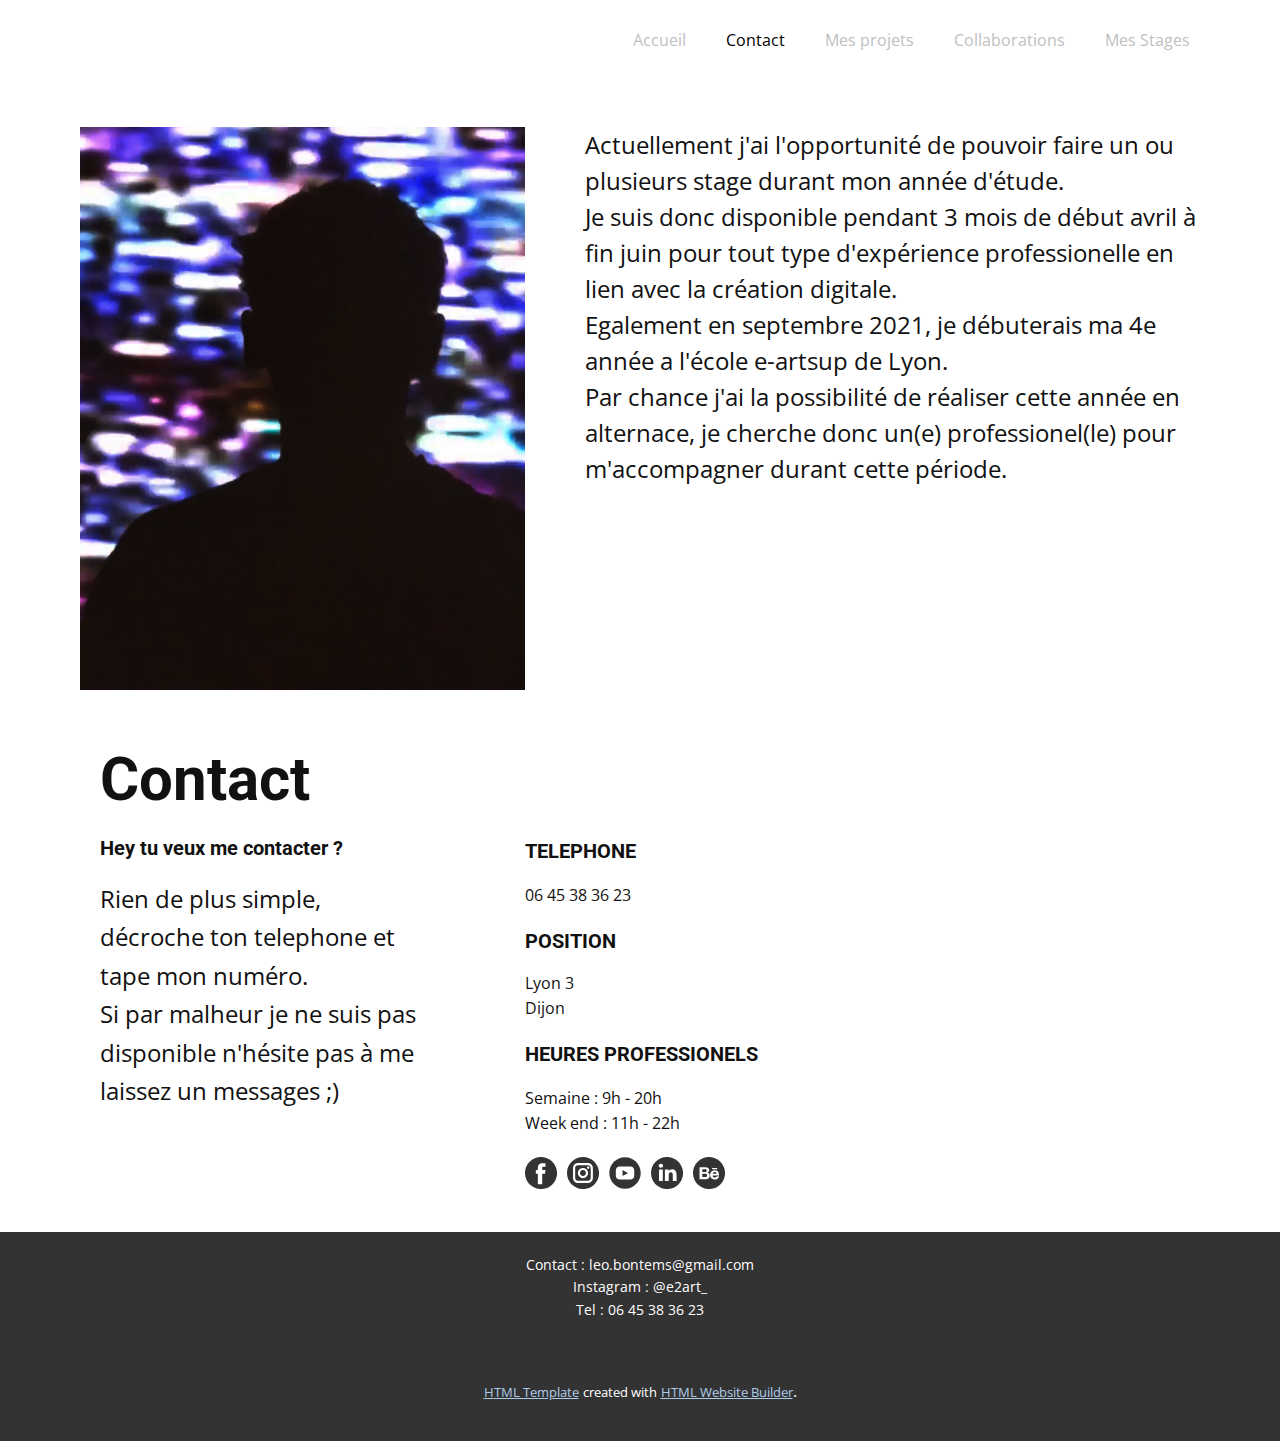
<file: Contact.html>
<!DOCTYPE html>
<html style="font-size: 16px;">
  <head>
    <meta name="viewport" content="width=device-width, initial-scale=1.0">
    <meta charset="utf-8">
    <meta name="keywords" content="about, our team">
    <meta name="description" content="">
    <meta name="page_type" content="np-template-header-footer-from-plugin">
    <title>Contact</title>
    <link rel="stylesheet" href="nicepage.css" media="screen">
<link rel="stylesheet" href="Contact.css" media="screen">
    <script class="u-script" type="text/javascript" src="jquery.js" defer=""></script>
    <script class="u-script" type="text/javascript" src="nicepage.js" defer=""></script>
    <meta name="generator" content="Nicepage 2.30.1, nicepage.com">
    <link id="u-theme-google-font" rel="stylesheet" href="https://fonts.googleapis.com/css?family=Roboto:100,100i,300,300i,400,400i,500,500i,700,700i,900,900i|Open+Sans:300,300i,400,400i,600,600i,700,700i,800,800i">
    
    
    
    <script type="application/ld+json">{
		"@context": "http://schema.org",
		"@type": "Organization",
		"name": "Site1",
		"url": "index.html"
}</script>
    <meta property="og:title" content="Contact">
    <meta property="og:type" content="website">
    <meta name="theme-color" content="#478ac9">
    <link rel="canonical" href="index.html">
    <meta property="og:url" content="index.html">
  </head>
  <body class="u-body"><header class="u-clearfix u-header u-header" id="sec-e0c4"><div class="u-clearfix u-sheet u-valign-middle u-sheet-1">
        <nav class="u-menu u-menu-dropdown u-offcanvas u-menu-1">
          <div class="menu-collapse" style="font-size: 1rem; letter-spacing: 0px;">
            <a class="u-button-style u-custom-left-right-menu-spacing u-custom-padding-bottom u-custom-top-bottom-menu-spacing u-nav-link u-text-active-black u-text-grey-25 u-text-hover-grey-50" href="#">
              <svg><use xmlns:xlink="http://www.w3.org/1999/xlink" xlink:href="#menu-hamburger"></use></svg>
              <svg version="1.1" xmlns="http://www.w3.org/2000/svg" xmlns:xlink="http://www.w3.org/1999/xlink"><defs><symbol id="menu-hamburger" viewBox="0 0 16 16" style="width: 16px; height: 16px;"><rect y="1" width="16" height="2"></rect><rect y="7" width="16" height="2"></rect><rect y="13" width="16" height="2"></rect>
</symbol>
</defs></svg>
            </a>
          </div>
          <div class="u-custom-menu u-nav-container">
            <ul class="u-nav u-unstyled u-nav-1"><li class="u-nav-item"><a class="u-button-style u-nav-link u-text-active-black u-text-grey-25 u-text-hover-grey-50" href="Accueil.html" style="padding: 10px 20px;">Accueil</a>
</li><li class="u-nav-item"><a class="u-button-style u-nav-link u-text-active-black u-text-grey-25 u-text-hover-grey-50" href="Contact.html" style="padding: 10px 20px;">Contact</a>
</li><li class="u-nav-item"><a class="u-button-style u-nav-link u-text-active-black u-text-grey-25 u-text-hover-grey-50" href="Mes-projets.html" style="padding: 10px 20px;">Mes projets</a>
</li><li class="u-nav-item"><a class="u-button-style u-nav-link u-text-active-black u-text-grey-25 u-text-hover-grey-50" href="Collaborations.html" style="padding: 10px 20px;">Collaborations</a>
</li><li class="u-nav-item"><a class="u-button-style u-nav-link u-text-active-black u-text-grey-25 u-text-hover-grey-50" href="Mes-Stages.html" style="padding: 10px 20px;">Mes Stages</a>
</li></ul>
          </div>
          <div class="u-custom-menu u-nav-container-collapse">
            <div class="u-black u-container-style u-inner-container-layout u-opacity u-opacity-95 u-sidenav">
              <div class="u-sidenav-overflow">
                <div class="u-menu-close"></div>
                <ul class="u-align-center u-nav u-popupmenu-items u-unstyled u-nav-2"><li class="u-nav-item"><a class="u-button-style u-nav-link" href="Accueil.html" style="padding: 10px 20px;">Accueil</a>
</li><li class="u-nav-item"><a class="u-button-style u-nav-link" href="Contact.html" style="padding: 10px 20px;">Contact</a>
</li><li class="u-nav-item"><a class="u-button-style u-nav-link" href="Mes-projets.html" style="padding: 10px 20px;">Mes projets</a>
</li><li class="u-nav-item"><a class="u-button-style u-nav-link" href="Collaborations.html" style="padding: 10px 20px;">Collaborations</a>
</li><li class="u-nav-item"><a class="u-button-style u-nav-link" href="Mes-Stages.html" style="padding: 10px 20px;">Mes Stages</a>
</li></ul>
              </div>
            </div>
            <div class="u-black u-menu-overlay u-opacity u-opacity-70"></div>
          </div>
        </nav>
      </div></header>
    <section class="u-clearfix u-section-1" id="carousel_e1a5">
      <div class="u-clearfix u-expanded-width u-layout-wrap u-layout-wrap-1">
        <div class="u-layout">
          <div class="u-layout-row">
            <div class="u-container-style u-layout-cell u-left-cell u-size-26 u-layout-cell-1">
              <div class="u-container-layout u-valign-middle-md u-valign-middle-sm u-valign-middle-xs u-container-layout-1">
                <img src="images/IMG_3479.png" alt="" class="u-expanded-width u-image u-image-default u-image-1" data-image-width="750" data-image-height="1334">
              </div>
            </div>
            <div class="u-container-style u-layout-cell u-right-cell u-shape-rectangle u-size-34 u-layout-cell-2">
              <div class="u-container-layout u-container-layout-2">
                <h6 class="u-custom-font u-text u-text-font u-text-1">Actuellement j'ai l'opportunité de pouvoir faire un ou plusieurs stage durant mon année d'étude.&nbsp;<br>Je suis donc disponible pendant 3 mois de début avril à fin juin pour tout type d'expérience professionelle en lien avec la création digitale.<br>Egalement en septembre 2021, je débuterais ma 4e année a l'école e-artsup de Lyon.<br>Par chance j'ai la possibilité de réaliser cette année en alternace, je cherche donc un(e) professionel(le) pour m'accompagner durant cette période.
                </h6>
              </div>
            </div>
          </div>
        </div>
      </div>
    </section>
    <section class="u-clearfix u-section-2" id="carousel_05a2">
      <div class="u-clearfix u-sheet u-valign-middle u-sheet-1">
        <div class="u-clearfix u-expanded-width u-layout-wrap u-layout-wrap-1">
          <div class="u-layout">
            <div class="u-layout-row">
              <div class="u-container-style u-layout-cell u-left-cell u-size-20 u-layout-cell-1">
                <div class="u-container-layout u-valign-bottom-sm u-valign-bottom-xs u-container-layout-1">
                  <h3 class="u-text u-text-default u-text-1">Contact</h3>
                  <h6 class="u-text u-text-default u-text-2">Hey tu veux me contacter ?&nbsp;</h6>
                  <p class="u-text u-text-default u-text-3">Rien de plus simple, décroche ton telephone et tape mon numéro.&nbsp;<br>Si par malheur je ne suis pas disponible n'hésite pas à me laissez un messages ;)
                  </p>
                </div>
              </div>
              <div class="u-container-style u-layout-cell u-size-20 u-layout-cell-2">
                <div class="u-container-layout u-container-layout-2">
                  <h6 class="u-text u-text-4">Telephone</h6>
                  <p class="u-text u-text-default u-text-5">06 45 38 36 23</p>
                  <h6 class="u-text u-text-default u-text-6">Position</h6>
                  <p class="u-text u-text-default u-text-7">Lyon 3<br>Dijon
                  </p>
                  <h6 class="u-text u-text-default u-text-8">Heures professionels</h6>
                  <p class="u-text u-text-default u-text-9">Semaine : 9h - 20h&nbsp;<br>Week end : 11h - 22h
                  </p>
                  <div class="u-social-icons u-spacing-10 u-text-grey-80 u-social-icons-1">
                    <a class="u-social-url" target="_blank" href=""><span class="u-icon u-icon-circle u-social-facebook u-social-type-fill u-icon-1"><svg class="u-svg-link" preserveAspectRatio="xMidYMin slice" viewBox="0 0 112 112" style=""><use xmlns:xlink="http://www.w3.org/1999/xlink" xlink:href="#svg-d20d"></use></svg><svg xmlns="http://www.w3.org/2000/svg" xmlns:xlink="http://www.w3.org/1999/xlink" version="1.1" xml:space="preserve" class="u-svg-content" viewBox="0 0 112 112" x="0px" y="0px" id="svg-d20d"><path d="M56.1,0C25.1,0,0,25.1,0,56.1c0,31,25.1,56.1,56.1,56.1c31,0,56.1-25.1,56.1-56.1C112.2,25.1,87.1,0,56.1,0z M71.6,34.3h-8.2c-1.3,0-3.2,0.7-3.2,3.5v7.6h11.3l-1.3,12.9h-10V95H45V58.3h-7.2V45.4H45v-8.3c0-6,2.8-15.3,15.3-15.3l11.2,0V34.3z "></path></svg></span>
                    </a>
                    <a class="u-social-url" target="_blank" href=""><span class="u-icon u-icon-circle u-social-instagram u-social-type-fill u-icon-2"><svg class="u-svg-link" preserveAspectRatio="xMidYMin slice" viewBox="0 0 112 112" style=""><use xmlns:xlink="http://www.w3.org/1999/xlink" xlink:href="#svg-1f0a"></use></svg><svg xmlns="http://www.w3.org/2000/svg" xmlns:xlink="http://www.w3.org/1999/xlink" version="1.1" xml:space="preserve" class="u-svg-content" viewBox="0 0 112 112" x="0px" y="0px" id="svg-1f0a"><path d="M56.1,0C25.1,0,0,25.1,0,56.1c0,31,25.1,56.1,56.1,56.1c31,0,56.1-25.1,56.1-56.1C112.2,25.1,87.1,0,56.1,0z M90.6,73.4c0,9.6-7.8,17.5-17.5,17.5H38.6c-9.6,0-17.5-7.9-17.5-17.6V38.8c0-9.6,7.8-17.5,17.5-17.5h34.5c9.6,0,17.5,7.8,17.5,17.5 V73.4z"></path><path d="M73.1,28.9H38.6c-5.4,0-9.9,4.4-9.9,9.9v34.5c0,5.4,4.4,9.9,9.9,9.9h34.5c5.4,0,9.9-4.4,9.9-9.9V38.8 C83,33.4,78.6,28.9,73.1,28.9z M55.9,74C46,74,38,66,38,56.1c0-9.9,8-17.9,17.9-17.9c9.9,0,17.9,8,17.9,17.9 C73.8,66,65.8,74,55.9,74z M74.3,41.9c-2.3,0-4.2-1.9-4.2-4.2s1.9-4.2,4.2-4.2c2.3,0,4.2,1.9,4.2,4.2S76.6,41.9,74.3,41.9z"></path><path d="M55.9,45.8c-5.7,0-10.4,4.6-10.3,10.3c0,5.7,4.6,10.3,10.3,10.3s10.3-4.6,10.3-10.3 C66.2,50.4,61.6,45.8,55.9,45.8z"></path></svg></span>
                    </a>
                    <a class="u-social-url" target="_blank" href="#"><span class="u-icon u-icon-circle u-social-type-fill u-social-youtube u-icon-3"><svg class="u-svg-link" preserveAspectRatio="xMidYMin slice" viewBox="0 0 112 112" style=""><use xmlns:xlink="http://www.w3.org/1999/xlink" xlink:href="#svg-b190"></use></svg><svg xmlns="http://www.w3.org/2000/svg" xmlns:xlink="http://www.w3.org/1999/xlink" version="1.1" xml:space="preserve" class="u-svg-content" viewBox="0 0 112 112" x="0px" y="0px" id="svg-b190"><path d="M65.9,55.7l-17.6-8.9c-0.5-0.2-1,0.1-1,0.6v17.3c0,0.5,0.5,0.9,1,0.6L65.9,57C66.4,56.8,66.4,56,65.9,55.7z"></path><path d="M56.1,1.1c-30.4,0-55,24.6-55,55c0,30.4,24.6,55,55,55c30.4,0,55-24.6,55-55C111.1,25.7,86.5,1.1,56.1,1.1z M88.3,65.5 c0,7.4-6,13.4-13.4,13.4H37.3c-7.4,0-13.4-6-13.4-13.4V46.7c0-7.4,6-13.4,13.4-13.4h37.6c7.4,0,13.4,6,13.4,13.4V65.5z"></path></svg></span>
                    </a>
                    <a class="u-social-url" target="_blank" href="#"><span class="u-icon u-icon-circle u-social-linkedin u-social-type-fill u-icon-4"><svg class="u-svg-link" preserveAspectRatio="xMidYMin slice" viewBox="0 0 112 112" style=""><use xmlns:xlink="http://www.w3.org/1999/xlink" xlink:href="#svg-57ec"></use></svg><svg xmlns="http://www.w3.org/2000/svg" xmlns:xlink="http://www.w3.org/1999/xlink" version="1.1" xml:space="preserve" class="u-svg-content" viewBox="0 0 112 112" x="0px" y="0px" id="svg-57ec"><path d="M62.1,49.3v-0.1C62.1,49.2,62,49.2,62.1,49.3L62.1,49.3z"></path><path d="M56.1,0C25.1,0,0,25.1,0,56.1s25.1,56.1,56.1,56.1c31,0,56.1-25.1,56.1-56.1S87.1,0,56.1,0z M41.3,83.7H27.9 V43.4h13.4V83.7z M34.6,37.9L34.6,37.9c-4.6,0-7.5-3.1-7.5-7c0-4,3-7,7.6-7c4.6,0,7.4,3,7.5,7C42.2,34.8,39.2,37.9,34.6,37.9z M89.6,83.7H76.2V62.2c0-5.4-1.9-9.1-6.8-9.1c-3.7,0-5.9,2.5-6.9,4.9c-0.4,0.9-0.4,2.1-0.4,3.3v22.5H48.7c0,0,0.2-36.5,0-40.3h13.4 v5.7c1.8-2.7,5-6.7,12.1-6.7c8.8,0,15.4,5.8,15.4,18.1V83.7z"></path></svg></span>
                    </a>
                    <a class="u-social-url" target="_blank" href="#"><span class="u-icon u-icon-circle u-social-behance u-social-type-fill u-icon-5"><svg class="u-svg-link" preserveAspectRatio="xMidYMin slice" viewBox="0 0 112 112" style=""><use xmlns:xlink="http://www.w3.org/1999/xlink" xlink:href="#svg-7104"></use></svg><svg xmlns="http://www.w3.org/2000/svg" xmlns:xlink="http://www.w3.org/1999/xlink" version="1.1" xml:space="preserve" class="u-svg-content" viewBox="0 0 112 112" x="0px" y="0px" id="svg-7104"><path d="M47.9,47.5c0-4.4-3-4.4-3-4.4H32.6v9.4h11.5C46.1,52.5,47.9,51.9,47.9,47.5z"></path><path d="M56.1,0C25.1,0,0,25.1,0,56.1c0,31,25.1,56.1,56.1,56.1c31,0,56.1-25.1,56.1-56.1C112.2,25.1,87.1,0,56.1,0z M67.1,38.1h17.4v5.2H67.1V38.1z M58.3,65.4c0,12.9-13.4,12.5-13.4,12.5h-22V35.6h22c6.7,0,11.9,3.7,11.9,11.2c0,7.6-6.4,8-6.4,8 C58.9,54.9,58.3,65.4,58.3,65.4z M90.9,64.7H69c0,7.8,7.4,7.3,7.4,7.3c7,0,6.8-4.5,6.8-4.5h7.4c0,12.1-14.5,11.2-14.5,11.2 C58.9,78.7,60,62.6,60,62.6c0-0.1,0-16.2,16.2-16.2C93.3,46.3,90.9,64.7,90.9,64.7z"></path><path d="M44.9,59H32.6v11.3h11.7c1.7,0,5.1-0.6,5.1-5.5C49.4,59,44.9,59,44.9,59z"></path><path d="M76.4,52.5C69.9,52.5,69,59,69,59h13.9C82.8,59,82.9,52.5,76.4,52.5z"></path></svg></span>
                    </a>
                  </div>
                </div>
              </div>
              <div class="u-align-left u-container-style u-layout-cell u-right-cell u-size-20 u-layout-cell-3">
                <div class="u-container-layout u-container-layout-3"></div>
              </div>
            </div>
          </div>
        </div>
      </div>
    </section>
    
    
    <footer class="u-align-center u-clearfix u-footer u-grey-80 u-footer" id="sec-d610"><div class="u-clearfix u-sheet u-sheet-1">
        <p class="u-small-text u-text u-text-variant u-text-1">Contact : leo.bontems@gmail.com<br>Instagram : @e2art_<br>Tel : 06 45 38 36 23<br>
        </p>
      </div></footer>
    <section class="u-backlink u-clearfix u-grey-80">
      <a class="u-link" href="https://nicepage.com/html-templates" target="_blank">
        <span>HTML Template</span>
      </a>
      <p class="u-text">
        <span>created with</span>
      </p>
      <a class="u-link" href="https://nicepage.com/html-website-builder" target="_blank">
        <span>HTML Website Builder</span>
      </a>. 
    </section>
  </body>
</html>
</file>
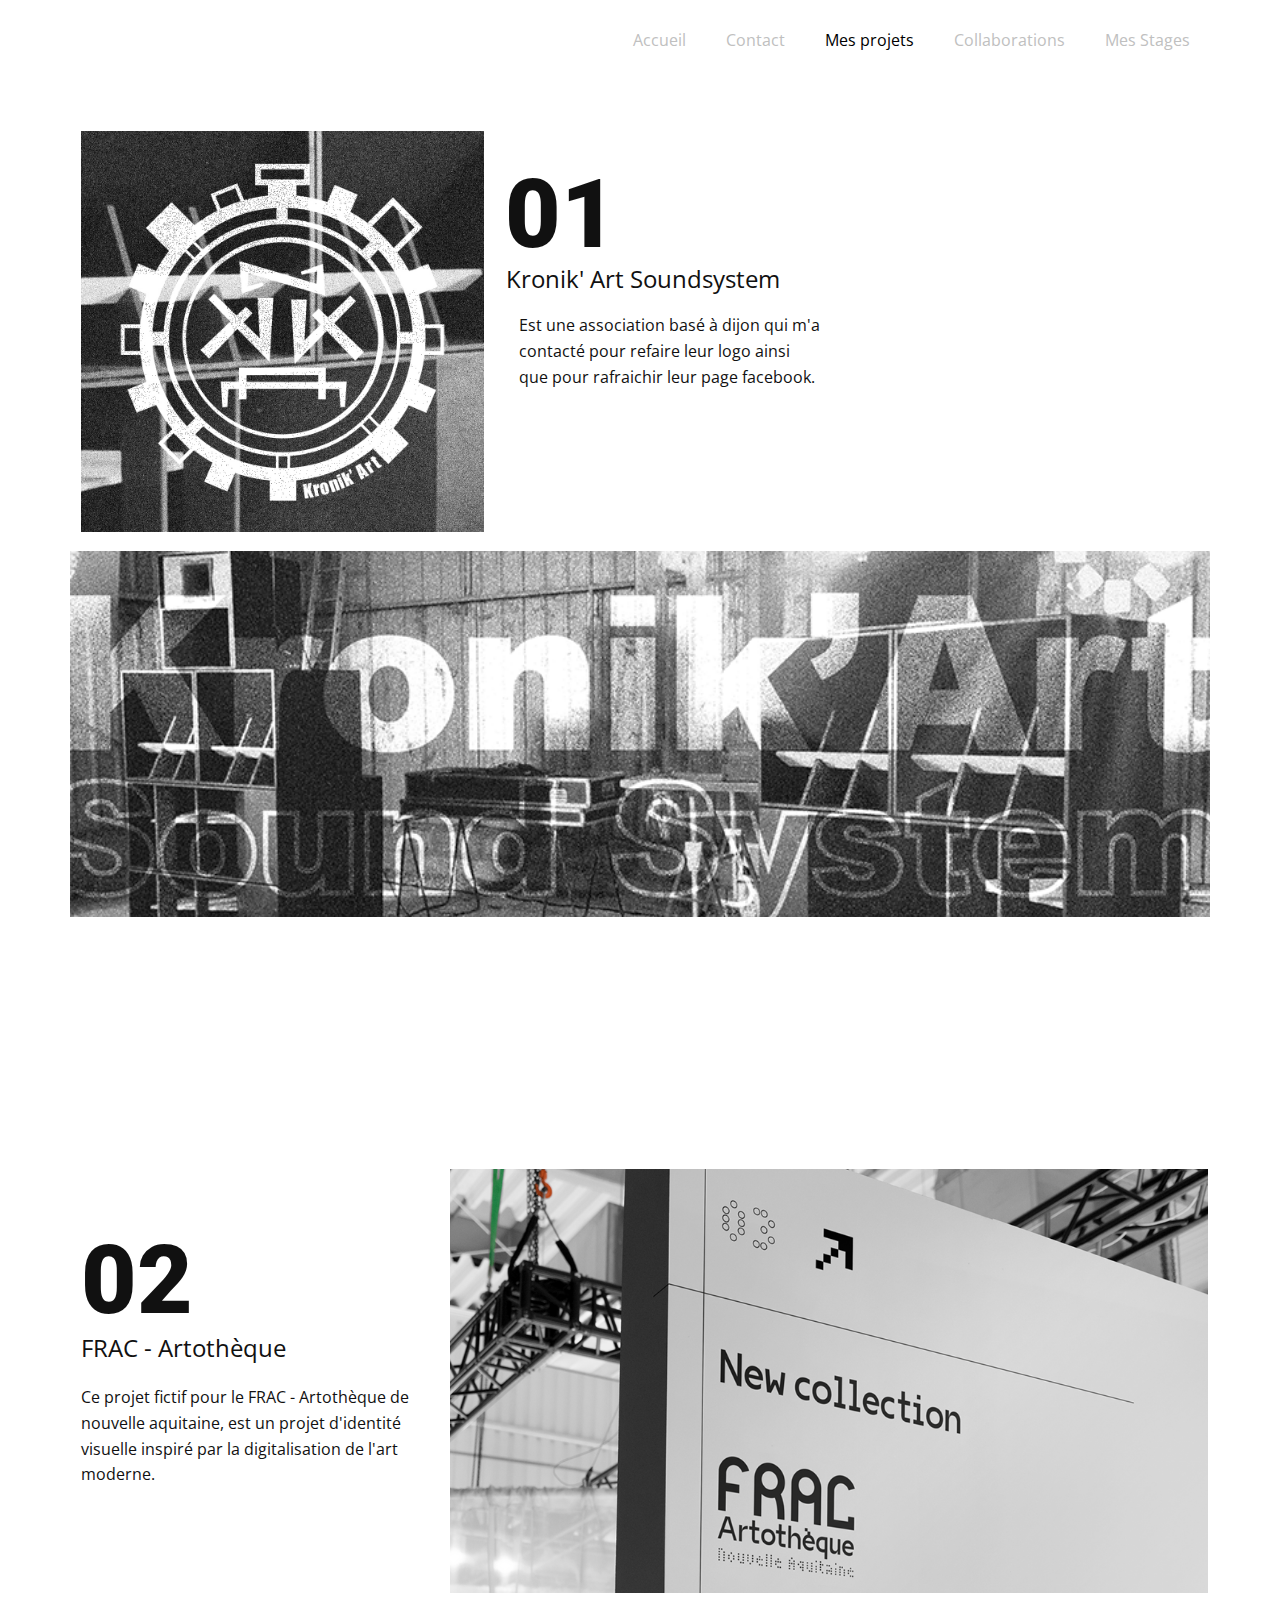
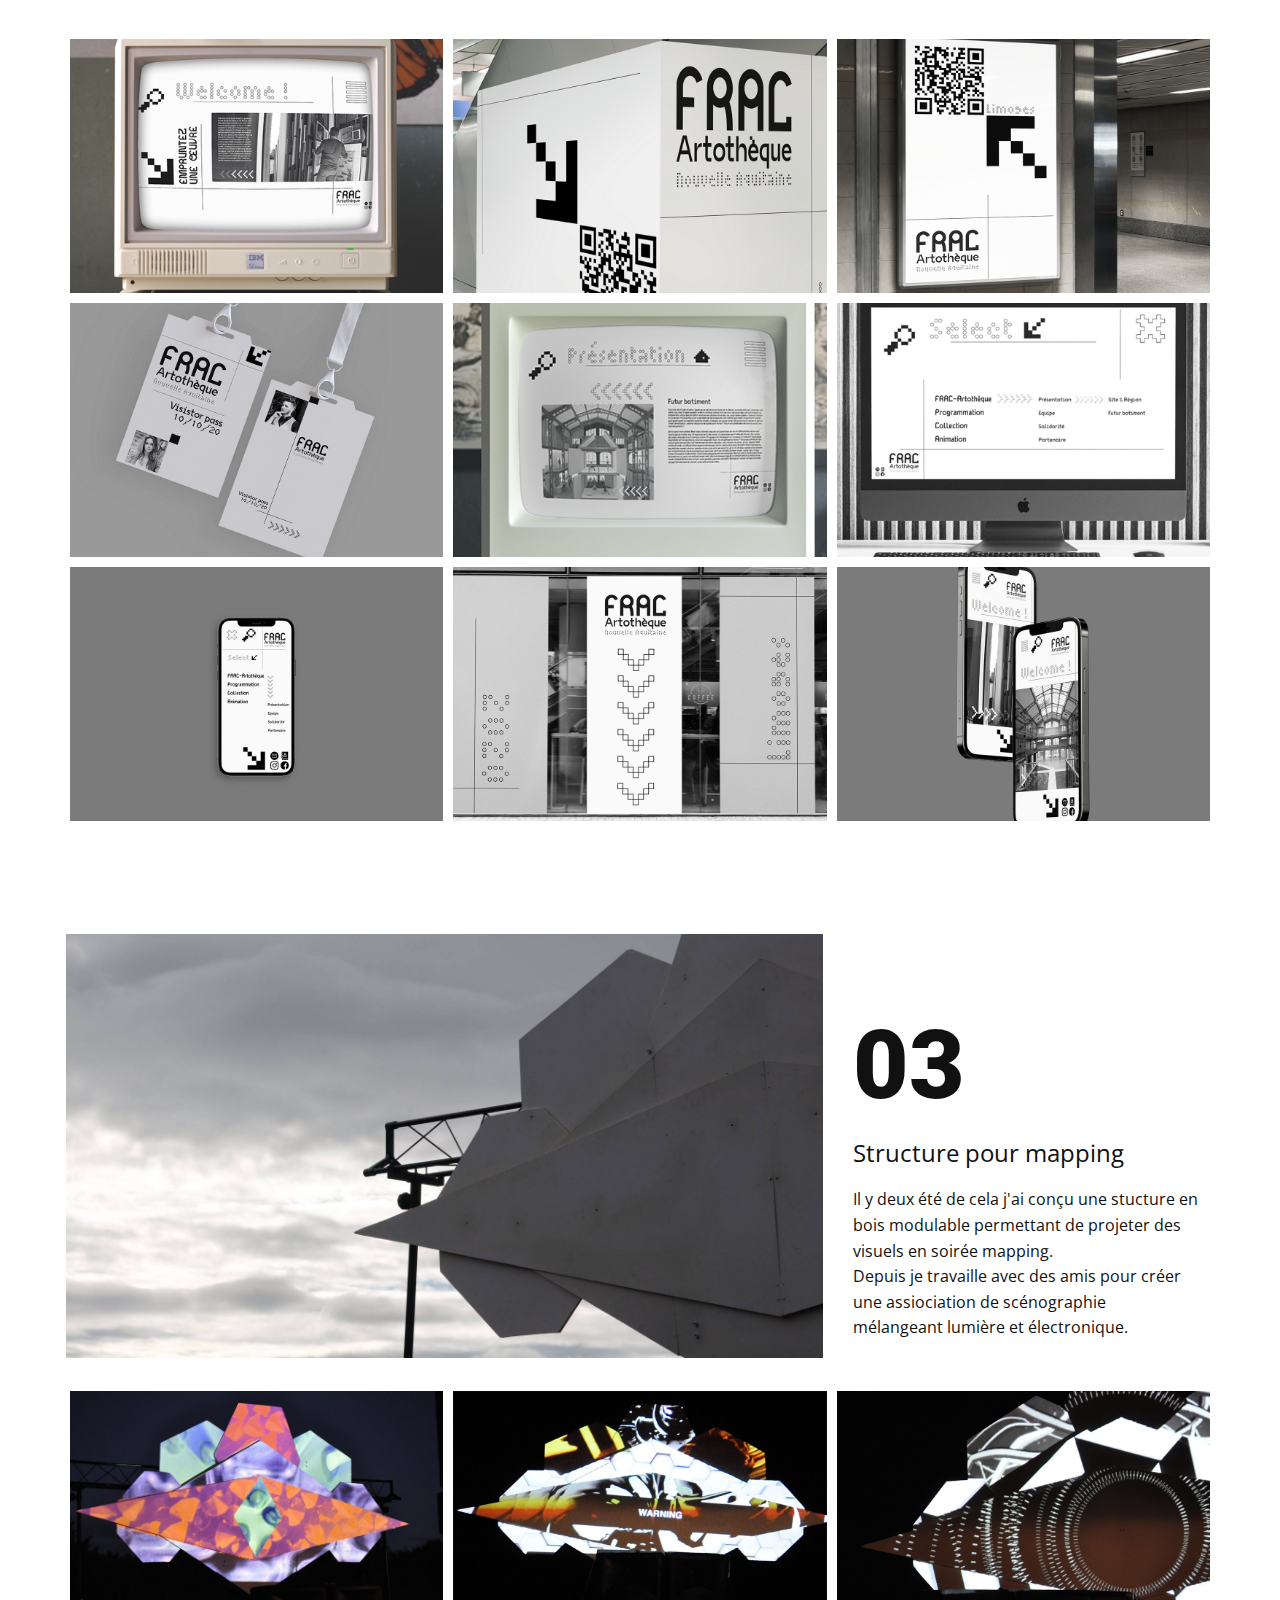
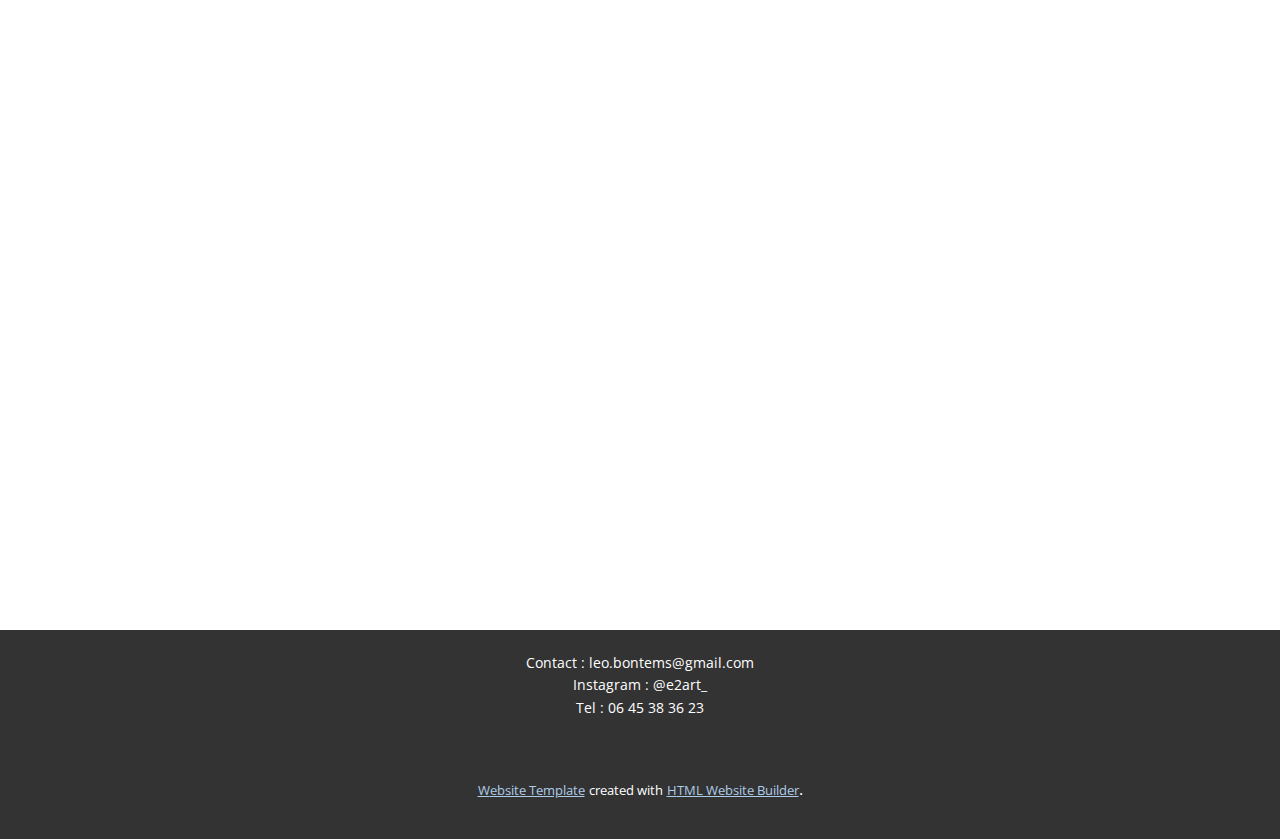
<file: Mes-projets.html>
<!DOCTYPE html>
<html style="font-size: 16px;">
  <head>
    <meta name="viewport" content="width=device-width, initial-scale=1.0">
    <meta charset="utf-8">
    <meta name="keywords" content="about, our team">
    <meta name="description" content="">
    <meta name="page_type" content="np-template-header-footer-from-plugin">
    <title>Mes projets</title>
    <link rel="stylesheet" href="nicepage.css" media="screen">
<link rel="stylesheet" href="Mes-projets.css" media="screen">
    <script class="u-script" type="text/javascript" src="jquery.js" defer=""></script>
    <script class="u-script" type="text/javascript" src="nicepage.js" defer=""></script>
    <meta name="generator" content="Nicepage 2.30.1, nicepage.com">
    <link id="u-theme-google-font" rel="stylesheet" href="https://fonts.googleapis.com/css?family=Roboto:100,100i,300,300i,400,400i,500,500i,700,700i,900,900i|Open+Sans:300,300i,400,400i,600,600i,700,700i,800,800i">
    <link id="u-page-google-font" rel="stylesheet" href="https://fonts.googleapis.com/css?family=Open+Sans:300,300i,400,400i,600,600i,700,700i,800,800i">
    
    
    
    
    
    
    
    
    <script type="application/ld+json">{
		"@context": "http://schema.org",
		"@type": "Organization",
		"name": "Site1",
		"url": "index.html"
}</script>
    <meta property="og:title" content="Mes projets">
    <meta property="og:type" content="website">
    <meta name="theme-color" content="#478ac9">
    <link rel="canonical" href="index.html">
    <meta property="og:url" content="index.html">
  </head>
  <body class="u-body"><header class="u-clearfix u-header u-header" id="sec-e0c4"><div class="u-clearfix u-sheet u-valign-middle u-sheet-1">
        <nav class="u-menu u-menu-dropdown u-offcanvas u-menu-1">
          <div class="menu-collapse" style="font-size: 1rem; letter-spacing: 0px;">
            <a class="u-button-style u-custom-left-right-menu-spacing u-custom-padding-bottom u-custom-top-bottom-menu-spacing u-nav-link u-text-active-black u-text-grey-25 u-text-hover-grey-50" href="#">
              <svg><use xmlns:xlink="http://www.w3.org/1999/xlink" xlink:href="#menu-hamburger"></use></svg>
              <svg version="1.1" xmlns="http://www.w3.org/2000/svg" xmlns:xlink="http://www.w3.org/1999/xlink"><defs><symbol id="menu-hamburger" viewBox="0 0 16 16" style="width: 16px; height: 16px;"><rect y="1" width="16" height="2"></rect><rect y="7" width="16" height="2"></rect><rect y="13" width="16" height="2"></rect>
</symbol>
</defs></svg>
            </a>
          </div>
          <div class="u-custom-menu u-nav-container">
            <ul class="u-nav u-unstyled u-nav-1"><li class="u-nav-item"><a class="u-button-style u-nav-link u-text-active-black u-text-grey-25 u-text-hover-grey-50" href="Accueil.html" style="padding: 10px 20px;">Accueil</a>
</li><li class="u-nav-item"><a class="u-button-style u-nav-link u-text-active-black u-text-grey-25 u-text-hover-grey-50" href="Contact.html" style="padding: 10px 20px;">Contact</a>
</li><li class="u-nav-item"><a class="u-button-style u-nav-link u-text-active-black u-text-grey-25 u-text-hover-grey-50" href="Mes-projets.html" style="padding: 10px 20px;">Mes projets</a>
</li><li class="u-nav-item"><a class="u-button-style u-nav-link u-text-active-black u-text-grey-25 u-text-hover-grey-50" href="Collaborations.html" style="padding: 10px 20px;">Collaborations</a>
</li><li class="u-nav-item"><a class="u-button-style u-nav-link u-text-active-black u-text-grey-25 u-text-hover-grey-50" href="Mes-Stages.html" style="padding: 10px 20px;">Mes Stages</a>
</li></ul>
          </div>
          <div class="u-custom-menu u-nav-container-collapse">
            <div class="u-black u-container-style u-inner-container-layout u-opacity u-opacity-95 u-sidenav">
              <div class="u-sidenav-overflow">
                <div class="u-menu-close"></div>
                <ul class="u-align-center u-nav u-popupmenu-items u-unstyled u-nav-2"><li class="u-nav-item"><a class="u-button-style u-nav-link" href="Accueil.html" style="padding: 10px 20px;">Accueil</a>
</li><li class="u-nav-item"><a class="u-button-style u-nav-link" href="Contact.html" style="padding: 10px 20px;">Contact</a>
</li><li class="u-nav-item"><a class="u-button-style u-nav-link" href="Mes-projets.html" style="padding: 10px 20px;">Mes projets</a>
</li><li class="u-nav-item"><a class="u-button-style u-nav-link" href="Collaborations.html" style="padding: 10px 20px;">Collaborations</a>
</li><li class="u-nav-item"><a class="u-button-style u-nav-link" href="Mes-Stages.html" style="padding: 10px 20px;">Mes Stages</a>
</li></ul>
              </div>
            </div>
            <div class="u-black u-menu-overlay u-opacity u-opacity-70"></div>
          </div>
        </nav>
      </div></header>
    <section class="u-clearfix u-valign-middle u-section-1" id="carousel_6af0">
      <div class="u-clearfix u-expanded-width u-layout-wrap u-layout-wrap-1">
        <div class="u-layout">
          <div class="u-layout-row">
            <div class="u-container-style u-layout-cell u-left-cell u-size-40 u-layout-cell-1">
              <div class="u-container-layout u-container-layout-1">
                <img src="images/02_PhotoProfil_Original.jpg" alt="" class="u-expanded-width-md u-expanded-width-sm u-expanded-width-xs u-image u-image-default u-image-1" data-image-width="1000" data-image-height="1000">
                <h1 class="u-text u-text-default u-text-1">01<br>
                </h1>
                <h3 class="u-custom-font u-font-open-sans u-text u-text-default u-text-2">Kronik' Art Soundsystem</h3>
                <p class="u-text u-text-3">Est une association basé à dijon qui m'a contacté pour refaire leur logo ainsi que pour rafraichir leur page facebook.</p>
              </div>
            </div>
            <div class="u-container-style u-layout-cell u-right-cell u-size-20 u-layout-cell-2">
              <div class="u-container-layout u-container-layout-2"></div>
            </div>
          </div>
        </div>
      </div>
    </section>
    <section class="u-clearfix u-section-2" id="carousel_2287">
      <div class="u-clearfix u-sheet u-sheet-1">
        <img class="u-expand-resize u-expanded-width u-image u-image-1" src="images/03_CouvertureFb_Original.png" data-image-width="851" data-image-height="315">
      </div>
    </section>
    <section class="u-clearfix u-valign-middle-xs u-section-3" id="carousel_4b30">
      <div class="u-clearfix u-expanded-width u-layout-wrap u-layout-wrap-1">
        <div class="u-layout">
          <div class="u-layout-row">
            <div class="u-container-style u-layout-cell u-left-cell u-size-40 u-layout-cell-1">
              <div class="u-container-layout u-container-layout-1">
                <h1 class="u-text u-text-default u-text-1">02<br>
                </h1>
                <h3 class="u-custom-font u-font-open-sans u-text u-text-default u-text-2">FRAC - Artothèque</h3>
                <img src="images/MockupMEDIATION1.png" alt="" class="u-expanded-width-md u-expanded-width-sm u-image u-image-default u-image-1" data-image-width="4500" data-image-height="3000">
                <p class="u-text u-text-3">Ce projet fictif pour le FRAC - Artothèque de nouvelle aquitaine, est un projet d'identité visuelle inspiré par la digitalisation de l'art moderne.&nbsp;<br>
                </p>
              </div>
            </div>
            <div class="u-container-style u-layout-cell u-right-cell u-size-20 u-layout-cell-2">
              <div class="u-container-layout u-container-layout-2"></div>
            </div>
          </div>
        </div>
      </div>
    </section>
    <section class="u-align-center u-clearfix u-section-4" id="carousel_1c18">
      <div class="u-clearfix u-sheet u-sheet-1">
        <div class="u-expanded-width u-gallery u-layout-grid u-lightbox u-show-text-on-hover u-gallery-1">
          <div class="u-gallery-inner u-gallery-inner-1">
            <div class="u-effect-fade u-gallery-item" data-href="https://nicepage.com">
              <div class="u-back-slide u-back-slide-1" data-image-width="1366" data-image-height="768">
                <img class="u-back-image u-expanded u-back-image-1" src="images/MockupPC2png1.png">
              </div>
              <div class="u-over-slide u-shading u-over-slide-1">
                <h3 class="u-gallery-heading"></h3>
                <p class="u-gallery-text"></p>
              </div>
            </div>
            <div class="u-effect-fade u-gallery-item">
              <div class="u-back-slide u-back-slide-2" data-image-width="4549" data-image-height="3200">
                <img class="u-back-image u-expanded u-back-image-2" src="images/Bontems_Leo_Imagecommunications2.png">
              </div>
              <div class="u-over-slide u-shading u-over-slide-2">
                <h3 class="u-gallery-heading"></h3>
                <p class="u-gallery-text"></p>
              </div>
            </div>
            <div class="u-effect-fade u-gallery-item">
              <div class="u-back-slide u-back-slide-3" data-image-width="5000" data-image-height="3663">
                <img class="u-back-image u-expanded u-back-image-3" src="images/Bontems_Leo_Imagecommunications31.png">
              </div>
              <div class="u-over-slide u-shading u-over-slide-3">
                <h3 class="u-gallery-heading"></h3>
                <p class="u-gallery-text"></p>
              </div>
            </div>
            <div class="u-effect-fade u-gallery-item">
              <div class="u-back-slide u-back-slide-4" data-image-width="3300" data-image-height="2500">
                <img class="u-back-image u-expanded u-back-image-4" src="images/Mockupbadgemusee.png">
              </div>
              <div class="u-over-slide u-shading u-over-slide-4">
                <h3 class="u-gallery-heading"></h3>
                <p class="u-gallery-text"></p>
              </div>
            </div>
            <div class="u-effect-fade u-gallery-item">
              <div class="u-back-slide u-back-slide-5" data-image-width="1366" data-image-height="768">
                <img class="u-back-image u-expanded u-back-image-5" src="images/MockupPC3png1.png">
              </div>
              <div class="u-over-slide u-shading u-over-slide-5">
                <h3 class="u-gallery-heading"></h3>
                <p class="u-gallery-text"></p>
              </div>
            </div>
            <div class="u-effect-fade u-gallery-item">
              <div class="u-back-slide u-back-slide-6" data-image-width="5000" data-image-height="3300">
                <img class="u-back-image u-expanded u-back-image-6" src="images/MockupPC4png.png">
              </div>
              <div class="u-over-slide u-shading u-over-slide-6">
                <h3 class="u-gallery-heading"></h3>
                <p class="u-gallery-text"></p>
              </div>
            </div>
            <div class="u-effect-fade u-gallery-item u-gallery-item-7" data-image-width="2255" data-image-height="1500">
              <div class="u-back-slide u-back-slide-7" data-image-width="5000" data-image-height="3750">
                <img class="u-back-image u-expanded u-back-image-7" src="images/MockupPHONE2.png">
              </div>
              <div class="u-over-slide u-shading u-over-slide-7">
                <h3 class="u-gallery-heading" style="background-image: none;"></h3>
                <p class="u-gallery-text" style="background-image: none;"></p>
              </div>
            </div>
            <div class="u-effect-fade u-gallery-item u-gallery-item-8" data-image-width="1280" data-image-height="955">
              <div class="u-back-slide u-back-slide-8" data-image-width="5000" data-image-height="3374">
                <img class="u-back-image u-expanded u-back-image-8" src="images/mokupmusee1.png">
              </div>
              <div class="u-over-slide u-shading u-over-slide-8">
                <h3 class="u-gallery-heading" style="background-image: none;"></h3>
                <p class="u-gallery-text" style="background-image: none;"></p>
              </div>
            </div>
            <div class="u-effect-fade u-gallery-item u-gallery-item-9" data-image-width="1280" data-image-height="853">
              <div class="u-back-slide u-back-slide-9" data-image-width="5500" data-image-height="6000">
                <img class="u-back-image u-expanded u-back-image-9" src="images/MockupPHONE1.png">
              </div>
              <div class="u-over-slide u-shading u-over-slide-9">
                <h3 class="u-gallery-heading" style="background-image: none;"></h3>
                <p class="u-gallery-text" style="background-image: none;"></p>
              </div>
            </div>
          </div>
        </div>
      </div>
    </section>
    <section class="u-clearfix u-valign-middle u-section-5" id="carousel_b21e">
      <div class="u-clearfix u-expanded-width u-layout-wrap u-layout-wrap-1">
        <div class="u-layout">
          <div class="u-layout-row">
            <div class="u-container-style u-layout-cell u-left-cell u-size-40 u-layout-cell-1">
              <div class="u-container-layout u-valign-bottom u-container-layout-1">
                <img src="images/0721.jpg" alt="" class="u-expanded-width-md u-expanded-width-sm u-expanded-width-xs u-image u-image-default u-image-1" data-image-width="4302" data-image-height="2860">
              </div>
            </div>
            <div class="u-container-style u-layout-cell u-right-cell u-size-20 u-layout-cell-2">
              <div class="u-container-layout u-valign-top-xs u-container-layout-2">
                <h1 class="u-text u-text-default u-text-1">03<br>
                </h1>
                <h3 class="u-custom-font u-font-open-sans u-text u-text-default u-text-2">Structure pour mapping<br>
                </h3>
                <p class="u-text u-text-3">Il y deux été de cela j'ai conçu une stucture en bois modulable permettant de projeter des visuels en soirée mapping.<br>Depuis je travaille avec des amis pour créer une assiociation de scénographie mélangeant lumière et électronique.
                </p>
              </div>
            </div>
          </div>
        </div>
      </div>
    </section>
    <section class="u-align-center u-clearfix u-section-6" id="sec-4de5">
      <div class="u-clearfix u-sheet u-sheet-1">
        <div class="u-expanded-width u-gallery u-layout-grid u-lightbox u-show-text-on-hover u-gallery-1">
          <div class="u-gallery-inner u-gallery-inner-1">
            <div class="u-effect-fade u-gallery-item">
              <div class="u-back-slide u-back-slide-1" data-image-width="4288" data-image-height="2848">
                <img class="u-back-image u-expanded u-back-image-1" src="images/DSC_00782.jpg">
              </div>
              <div class="u-over-slide u-shading u-over-slide-1">
                <h3 class="u-gallery-heading"></h3>
                <p class="u-gallery-text"></p>
              </div>
            </div>
            <div class="u-effect-fade u-gallery-item">
              <div class="u-back-slide u-back-slide-2" data-image-width="1366" data-image-height="768">
                <img class="u-back-image u-expanded u-back-image-2" src="images/Capturedecran2020-12-12a19.12.442.png">
              </div>
              <div class="u-over-slide u-shading u-over-slide-2">
                <h3 class="u-gallery-heading"></h3>
                <p class="u-gallery-text"></p>
              </div>
            </div>
            <div class="u-effect-fade u-gallery-item">
              <div class="u-back-slide u-back-slide-3" data-image-width="4288" data-image-height="2848">
                <img class="u-back-image u-expanded u-back-image-3" src="images/DSC_05191.JPG">
              </div>
              <div class="u-over-slide u-shading u-over-slide-3">
                <h3 class="u-gallery-heading"></h3>
                <p class="u-gallery-text"></p>
              </div>
            </div>
          </div>
        </div>
      </div>
    </section>
    <section class="u-align-left u-clearfix u-video-contain u-section-7" id="carousel_13b1">
      <div class="u-clearfix u-sheet u-video u-video-contain u-video-1">
        <div class="u-absolute-hcenter u-background-video u-expand-resize u-expanded u-video-contain" style="">
          <div style="position: absolute;" class="embed-responsive">
            <iframe style="position: absolute;top: 0;left: 0;width: 100%;height: 100%;" class="embed-responsive-item" src="https://www.youtube.com/embed/0UOV7EDUB94?playlist=0UOV7EDUB94&amp;loop=1&amp;mute=1&amp;showinfo=0&amp;controls=0&amp;start=0&amp;autoplay=1" frameborder="0" allowfullscreen=""></iframe>
          </div>
        </div>
      </div>
    </section>
    
    
    <footer class="u-align-center u-clearfix u-footer u-grey-80 u-footer" id="sec-d610"><div class="u-clearfix u-sheet u-sheet-1">
        <p class="u-small-text u-text u-text-variant u-text-1">Contact : leo.bontems@gmail.com<br>Instagram : @e2art_<br>Tel : 06 45 38 36 23<br>
        </p>
      </div></footer>
    <section class="u-backlink u-clearfix u-grey-80">
      <a class="u-link" href="https://nicepage.com/website-templates" target="_blank">
        <span>Website Template</span>
      </a>
      <p class="u-text">
        <span>created with</span>
      </p>
      <a class="u-link" href="https://nicepage.com/html-website-builder" target="_blank">
        <span>HTML Website Builder</span>
      </a>. 
    </section>
  </body>
</html>
</file>
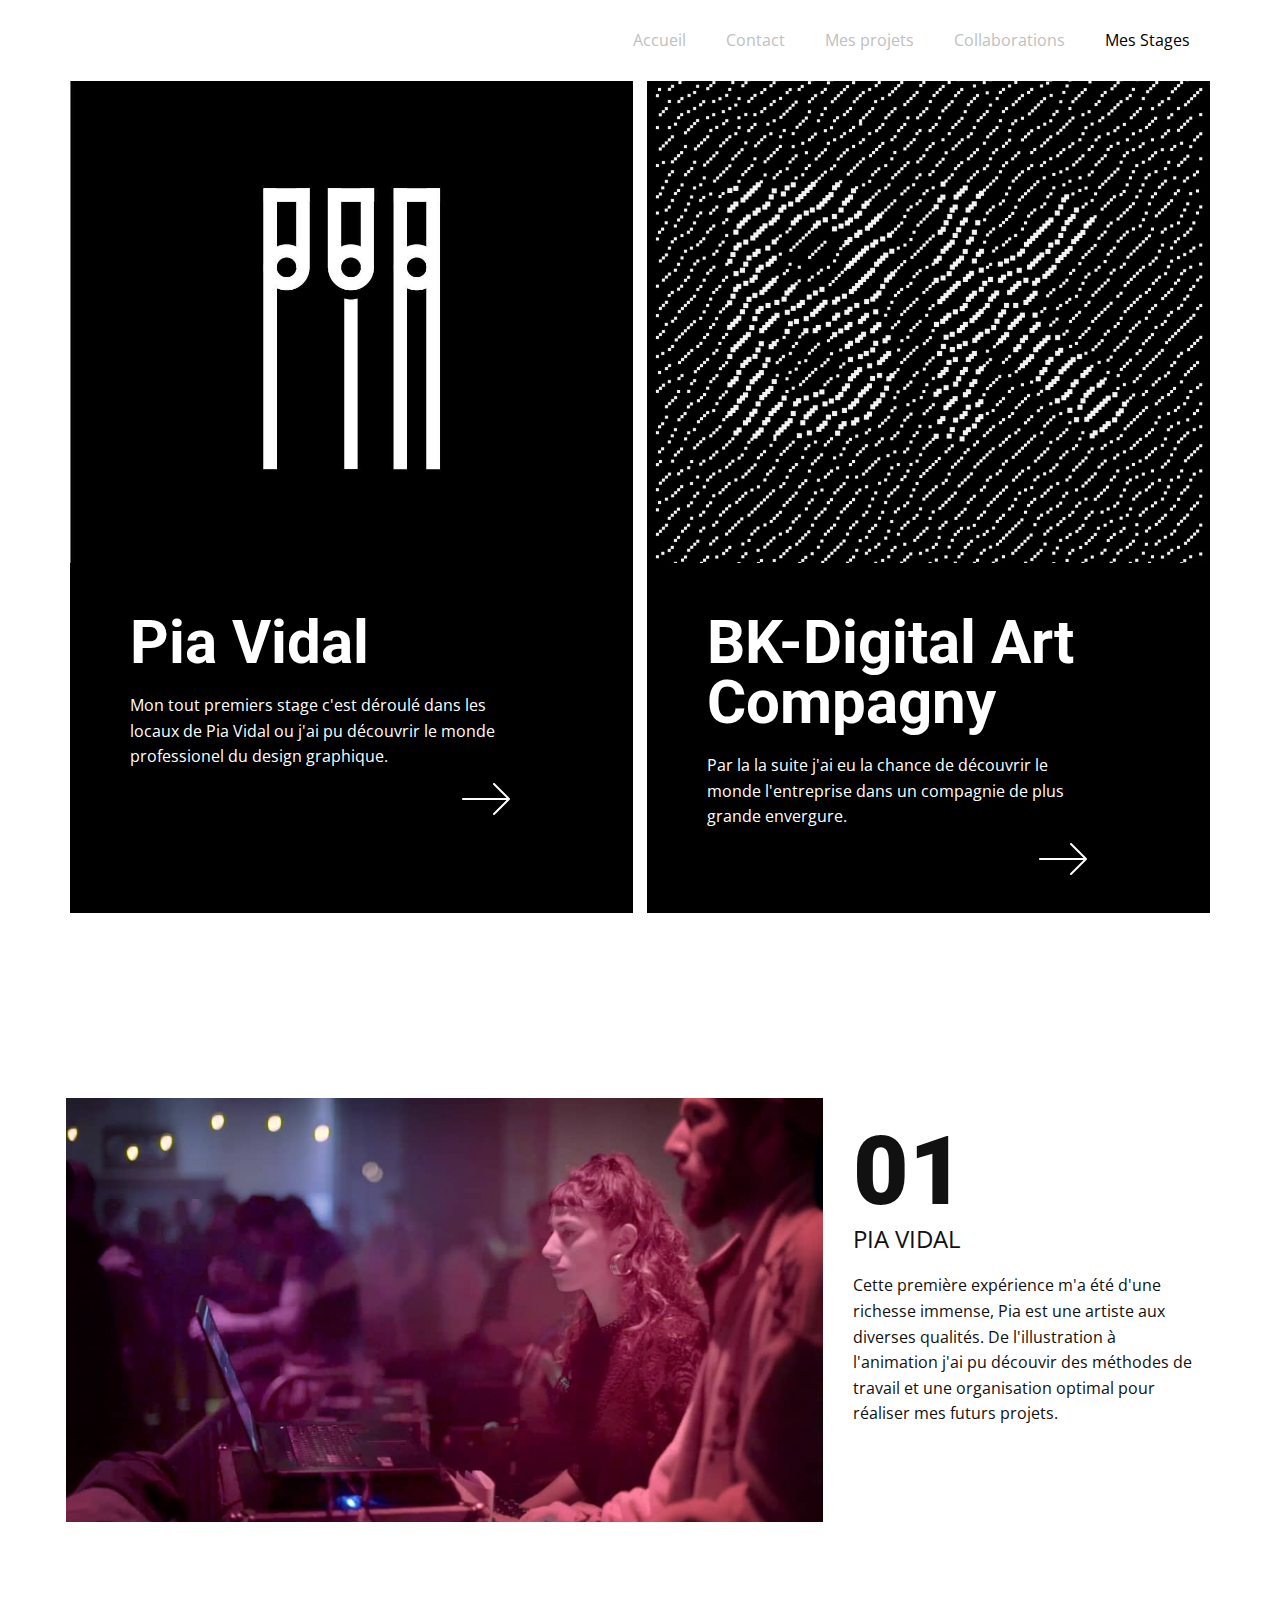
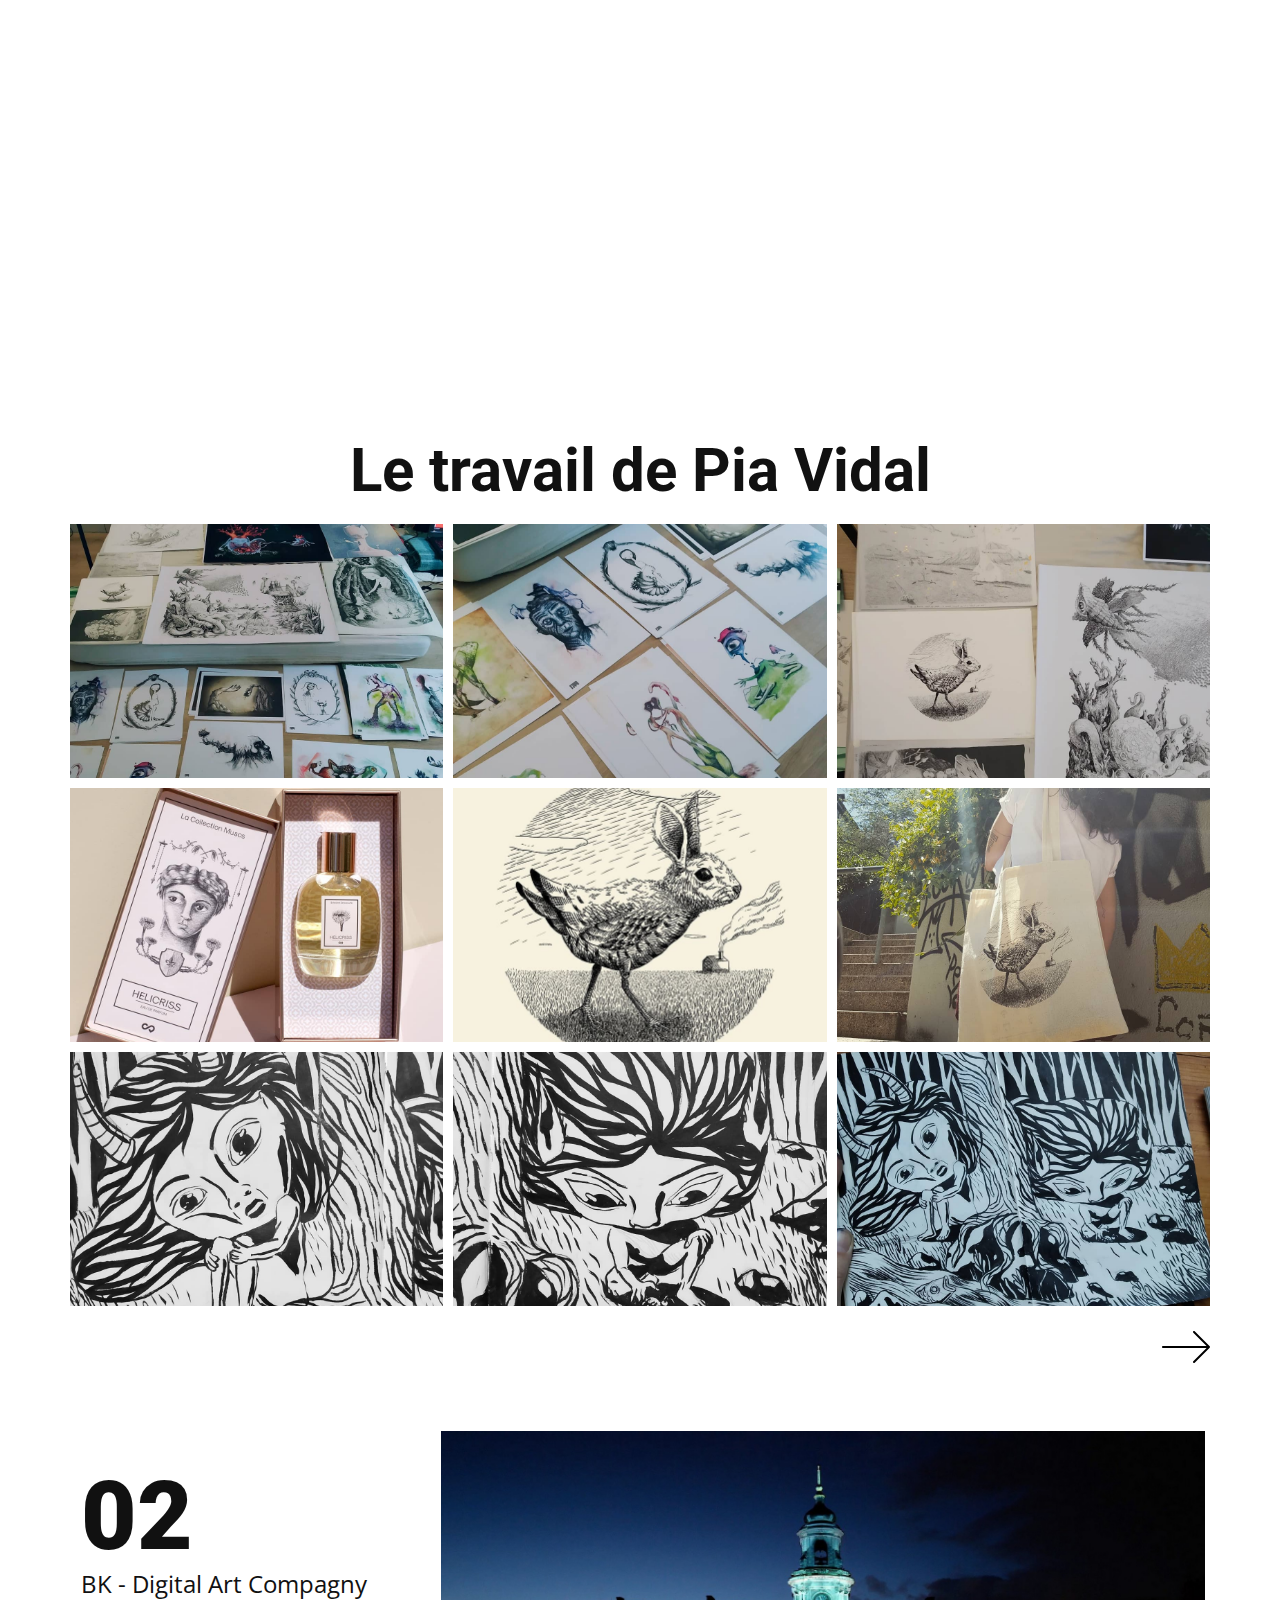
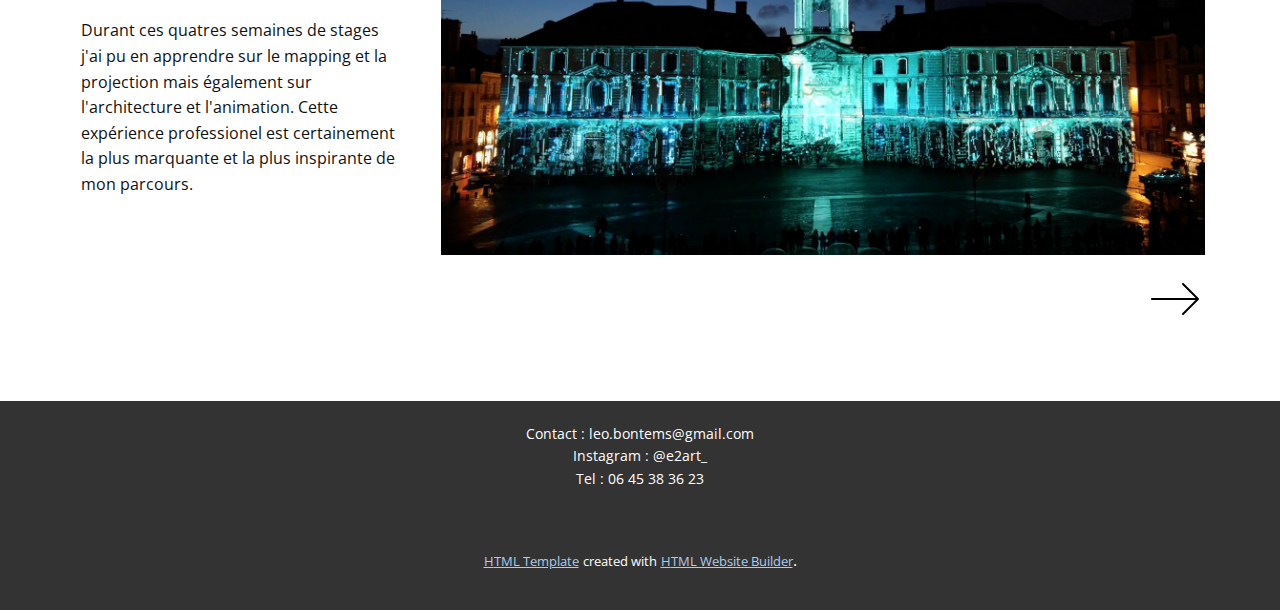
<file: Mes-Stages.html>
<!DOCTYPE html>
<html style="font-size: 16px;">
  <head>
    <meta name="viewport" content="width=device-width, initial-scale=1.0">
    <meta charset="utf-8">
    <meta name="keywords" content="about, our team">
    <meta name="description" content="">
    <meta name="page_type" content="np-template-header-footer-from-plugin">
    <title>Mes Stages</title>
    <link rel="stylesheet" href="nicepage.css" media="screen">
<link rel="stylesheet" href="Mes-Stages.css" media="screen">
    <script class="u-script" type="text/javascript" src="jquery.js" defer=""></script>
    <script class="u-script" type="text/javascript" src="nicepage.js" defer=""></script>
    <meta name="generator" content="Nicepage 2.30.1, nicepage.com">
    <link id="u-theme-google-font" rel="stylesheet" href="https://fonts.googleapis.com/css?family=Roboto:100,100i,300,300i,400,400i,500,500i,700,700i,900,900i|Open+Sans:300,300i,400,400i,600,600i,700,700i,800,800i">
    <link id="u-page-google-font" rel="stylesheet" href="https://fonts.googleapis.com/css?family=Open+Sans:300,300i,400,400i,600,600i,700,700i,800,800i">
    
    
    
    
    
    
    <script type="application/ld+json">{
		"@context": "http://schema.org",
		"@type": "Organization",
		"name": "Site1",
		"url": "index.html"
}</script>
    <meta property="og:title" content="Mes Stages">
    <meta property="og:type" content="website">
    <meta name="theme-color" content="#478ac9">
    <link rel="canonical" href="index.html">
    <meta property="og:url" content="index.html">
  </head>
  <body class="u-body"><header class="u-clearfix u-header u-header" id="sec-e0c4"><div class="u-clearfix u-sheet u-valign-middle u-sheet-1">
        <nav class="u-menu u-menu-dropdown u-offcanvas u-menu-1">
          <div class="menu-collapse" style="font-size: 1rem; letter-spacing: 0px;">
            <a class="u-button-style u-custom-left-right-menu-spacing u-custom-padding-bottom u-custom-top-bottom-menu-spacing u-nav-link u-text-active-black u-text-grey-25 u-text-hover-grey-50" href="#">
              <svg><use xmlns:xlink="http://www.w3.org/1999/xlink" xlink:href="#menu-hamburger"></use></svg>
              <svg version="1.1" xmlns="http://www.w3.org/2000/svg" xmlns:xlink="http://www.w3.org/1999/xlink"><defs><symbol id="menu-hamburger" viewBox="0 0 16 16" style="width: 16px; height: 16px;"><rect y="1" width="16" height="2"></rect><rect y="7" width="16" height="2"></rect><rect y="13" width="16" height="2"></rect>
</symbol>
</defs></svg>
            </a>
          </div>
          <div class="u-custom-menu u-nav-container">
            <ul class="u-nav u-unstyled u-nav-1"><li class="u-nav-item"><a class="u-button-style u-nav-link u-text-active-black u-text-grey-25 u-text-hover-grey-50" href="Accueil.html" style="padding: 10px 20px;">Accueil</a>
</li><li class="u-nav-item"><a class="u-button-style u-nav-link u-text-active-black u-text-grey-25 u-text-hover-grey-50" href="Contact.html" style="padding: 10px 20px;">Contact</a>
</li><li class="u-nav-item"><a class="u-button-style u-nav-link u-text-active-black u-text-grey-25 u-text-hover-grey-50" href="Mes-projets.html" style="padding: 10px 20px;">Mes projets</a>
</li><li class="u-nav-item"><a class="u-button-style u-nav-link u-text-active-black u-text-grey-25 u-text-hover-grey-50" href="Collaborations.html" style="padding: 10px 20px;">Collaborations</a>
</li><li class="u-nav-item"><a class="u-button-style u-nav-link u-text-active-black u-text-grey-25 u-text-hover-grey-50" href="Mes-Stages.html" style="padding: 10px 20px;">Mes Stages</a>
</li></ul>
          </div>
          <div class="u-custom-menu u-nav-container-collapse">
            <div class="u-black u-container-style u-inner-container-layout u-opacity u-opacity-95 u-sidenav">
              <div class="u-sidenav-overflow">
                <div class="u-menu-close"></div>
                <ul class="u-align-center u-nav u-popupmenu-items u-unstyled u-nav-2"><li class="u-nav-item"><a class="u-button-style u-nav-link" href="Accueil.html" style="padding: 10px 20px;">Accueil</a>
</li><li class="u-nav-item"><a class="u-button-style u-nav-link" href="Contact.html" style="padding: 10px 20px;">Contact</a>
</li><li class="u-nav-item"><a class="u-button-style u-nav-link" href="Mes-projets.html" style="padding: 10px 20px;">Mes projets</a>
</li><li class="u-nav-item"><a class="u-button-style u-nav-link" href="Collaborations.html" style="padding: 10px 20px;">Collaborations</a>
</li><li class="u-nav-item"><a class="u-button-style u-nav-link" href="Mes-Stages.html" style="padding: 10px 20px;">Mes Stages</a>
</li></ul>
              </div>
            </div>
            <div class="u-black u-menu-overlay u-opacity u-opacity-70"></div>
          </div>
        </nav>
      </div></header>
    <section class="u-align-left u-clearfix u-section-1" id="carousel_97b3">
      <div class="u-clearfix u-sheet u-sheet-1">
        <img src="images/mirage-festival-artistes-studio-bk-1100x1251.jpg" alt="" class="u-expanded-width-xs u-image u-image-default u-image-1" data-image-width="1100" data-image-height="1251">
        <img src="images/61744956_2273050652748265_1417176797786669056_o.jpg" alt="" class="u-expanded-width-xs u-image u-image-default u-image-2" data-image-width="1081" data-image-height="1081">
        <div class="u-expanded-width u-list u-repeater u-list-1">
          <div class="u-align-left u-black u-container-style u-list-item u-repeater-item u-list-item-1">
            <div class="u-container-layout u-similar-container u-valign-middle-md u-valign-middle-sm u-container-layout-1">
              <div class="u-align-left u-container-style u-expanded-width-md u-expanded-width-xs u-group u-group-1">
                <div class="u-container-layout u-container-layout-2">
                  <h3 class="u-text u-text-1">Pia Vidal</h3>
                  <p class="u-text u-text-2">Mon tout premiers stage c'est déroulé dans les locaux de Pia Vidal ou j'ai pu découvrir le monde professionel du design graphique.</p><span class="u-icon u-icon-circle u-text-white u-icon-1" data-href="https://www.behance.net/Pia-" data-target="_blank"><svg class="u-svg-link" preserveAspectRatio="xMidYMin slice" viewBox="0 0 512 512" style=""><use xmlns:xlink="http://www.w3.org/1999/xlink" xlink:href="#svg-39ba"></use></svg><svg xmlns="http://www.w3.org/2000/svg" xmlns:xlink="http://www.w3.org/1999/xlink" version="1.1" xml:space="preserve" class="u-svg-content" viewBox="0 0 512 512" x="0px" y="0px" id="svg-39ba" style="enable-background:new 0 0 512 512;"><g><g><path d="M508.875,248.458l-160-160c-4.167-4.167-10.917-4.167-15.083,0c-4.167,4.167-4.167,10.917,0,15.083l141.792,141.792    H10.667C4.771,245.333,0,250.104,0,256s4.771,10.667,10.667,10.667h464.917L333.792,408.458c-4.167,4.167-4.167,10.917,0,15.083    c2.083,2.083,4.813,3.125,7.542,3.125c2.729,0,5.458-1.042,7.542-3.125l160-160C513.042,259.375,513.042,252.625,508.875,248.458z    "></path>
</g>
</g></svg></span>
                </div>
              </div>
            </div>
          </div>
          <div class="u-align-left u-black u-container-style u-list-item u-repeater-item u-video-cover u-list-item-2">
            <div class="u-container-layout u-similar-container u-valign-middle-md u-valign-middle-sm u-container-layout-3">
              <div class="u-align-left u-container-style u-expanded-width-md u-expanded-width-xs u-group u-group-2">
                <div class="u-container-layout u-valign-top-lg u-valign-top-md u-valign-top-sm u-valign-top-xs u-container-layout-4">
                  <h3 class="u-text u-text-3">BK-Digital Art Compagny</h3>
                  <p class="u-text u-text-4">Par la la suite j'ai eu la chance de découvrir le monde l'entreprise dans un compagnie de plus grande envergure.</p><span class="u-icon u-icon-circle u-text-white u-icon-2" data-href="http://www.bk-france.com" data-target="_blank"><svg class="u-svg-link" preserveAspectRatio="xMidYMin slice" viewBox="0 0 512 512" style=""><use xmlns:xlink="http://www.w3.org/1999/xlink" xlink:href="#svg-4312"></use></svg><svg xmlns="http://www.w3.org/2000/svg" xmlns:xlink="http://www.w3.org/1999/xlink" version="1.1" xml:space="preserve" class="u-svg-content" viewBox="0 0 512 512" x="0px" y="0px" id="svg-4312" style="enable-background:new 0 0 512 512;"><g><g><path d="M508.875,248.458l-160-160c-4.167-4.167-10.917-4.167-15.083,0c-4.167,4.167-4.167,10.917,0,15.083l141.792,141.792    H10.667C4.771,245.333,0,250.104,0,256s4.771,10.667,10.667,10.667h464.917L333.792,408.458c-4.167,4.167-4.167,10.917,0,15.083    c2.083,2.083,4.813,3.125,7.542,3.125c2.729,0,5.458-1.042,7.542-3.125l160-160C513.042,259.375,513.042,252.625,508.875,248.458z    "></path>
</g>
</g></svg></span>
                </div>
              </div>
            </div>
          </div>
        </div>
      </div>
    </section>
    <section class="u-clearfix u-valign-middle u-section-2" id="sec-cb62">
      <div class="u-clearfix u-expanded-width u-layout-wrap u-layout-wrap-1">
        <div class="u-layout">
          <div class="u-layout-row">
            <div class="u-container-style u-layout-cell u-left-cell u-size-40 u-layout-cell-1">
              <div class="u-container-layout u-valign-top-xs u-container-layout-1">
                <img class="u-expand-resize u-image u-image-1" src="images/marionnnnnnnnn.jpg" data-image-width="1080" data-image-height="608">
              </div>
            </div>
            <div class="u-container-style u-layout-cell u-right-cell u-size-20 u-layout-cell-2">
              <div class="u-container-layout u-valign-top-xs u-container-layout-2">
                <h1 class="u-text u-text-default u-text-1">01</h1>
                <h3 class="u-custom-font u-font-open-sans u-text u-text-default u-text-2">PIA VIDAL</h3>
                <p class="u-text u-text-3">Cette première expérience m'a été d'une richesse immense, Pia est une artiste aux diverses qualités. De l'illustration à l'animation j'ai pu découvir des méthodes de travail et une organisation optimal pour réaliser mes futurs projets.</p>
              </div>
            </div>
          </div>
        </div>
      </div>
    </section>
    <section class="u-clearfix u-section-3" id="sec-2757">
      <div class="u-clearfix u-sheet u-sheet-1">
        <div class="u-clearfix u-gutter-14 u-layout-wrap u-layout-wrap-1">
          <div class="u-layout">
            <div class="u-layout-row">
              <div class="u-align-left u-container-style u-layout-cell u-left-cell u-size-30 u-layout-cell-1">
                <div class="u-container-layout u-container-layout-1">
                  <div class="u-align-left u-expanded u-video u-video-contain">
                    <div style="position: absolute;" class="embed-responsive">
                      <iframe style="position: absolute;top: 0;left: 0;width: 100%;height: 100%;" class="embed-responsive-item" src="https://www.youtube.com/embed/gAFm2BK7kBg?mute=0&amp;showinfo=0&amp;controls=0&amp;start=0" frameborder="0" allowfullscreen=""></iframe>
                    </div>
                  </div>
                </div>
              </div>
              <div class="u-align-left u-container-style u-layout-cell u-size-30 u-layout-cell-2">
                <div class="u-container-layout u-container-layout-2">
                  <div class="u-align-left u-expanded u-video u-video-contain">
                    <div style="position: absolute;" class="embed-responsive">
                      <iframe style="position: absolute;top: 0;left: 0;width: 100%;height: 100%;" class="embed-responsive-item" src="https://www.youtube.com/embed/6sxl8nIIbCM?mute=0&amp;showinfo=0&amp;controls=0&amp;start=0" frameborder="0" allowfullscreen=""></iframe>
                    </div>
                  </div>
                </div>
              </div>
            </div>
          </div>
        </div>
      </div>
    </section>
    <section class="u-align-center u-clearfix u-section-4" id="sec-69db">
      <div class="u-clearfix u-sheet u-sheet-1">
        <h3 class="u-text u-text-1">Le travail de Pia Vidal</h3>
        <div class="u-expanded-width u-gallery u-layout-grid u-lightbox u-show-text-on-hover u-gallery-1">
          <div class="u-gallery-inner u-gallery-inner-1">
            <div class="u-effect-fade u-gallery-item">
              <div class="u-back-slide u-back-slide-1" data-image-width="1080" data-image-height="1080">
                <img class="u-back-image u-expanded u-back-image-1" src="images/maaarion.jpg">
              </div>
              <div class="u-over-slide u-shading u-over-slide-1">
                <h3 class="u-gallery-heading"></h3>
                <p class="u-gallery-text"></p>
              </div>
            </div>
            <div class="u-effect-fade u-gallery-item">
              <div class="u-back-slide u-back-slide-2" data-image-width="1080" data-image-height="1080">
                <img class="u-back-image u-expanded u-back-image-2" src="images/Maarion1.jpg">
              </div>
              <div class="u-over-slide u-shading u-over-slide-2">
                <h3 class="u-gallery-heading"></h3>
                <p class="u-gallery-text"></p>
              </div>
            </div>
            <div class="u-effect-fade u-gallery-item">
              <div class="u-back-slide u-back-slide-3" data-image-width="1080" data-image-height="1080">
                <img class="u-back-image u-expanded u-back-image-3" src="images/maaarrrion.jpg">
              </div>
              <div class="u-over-slide u-shading u-over-slide-3">
                <h3 class="u-gallery-heading"></h3>
                <p class="u-gallery-text"></p>
              </div>
            </div>
            <div class="u-effect-fade u-gallery-item">
              <div class="u-back-slide u-back-slide-4" data-image-width="1000" data-image-height="1000">
                <img class="u-back-image u-expanded u-back-image-4" src="images/marion.jpg">
              </div>
              <div class="u-over-slide u-shading u-over-slide-4">
                <h3 class="u-gallery-heading"></h3>
                <p class="u-gallery-text"></p>
              </div>
            </div>
            <div class="u-effect-fade u-gallery-item">
              <div class="u-back-slide u-back-slide-5" data-image-width="750" data-image-height="750">
                <img class="u-back-image u-expanded u-back-image-5" src="images/marrrrrrrrrrrion1.jpg">
              </div>
              <div class="u-over-slide u-shading u-over-slide-5">
                <h3 class="u-gallery-heading"></h3>
                <p class="u-gallery-text"></p>
              </div>
            </div>
            <div class="u-effect-fade u-gallery-item">
              <div class="u-back-slide u-back-slide-6" data-image-width="1080" data-image-height="1080">
                <img class="u-back-image u-expanded u-back-image-6" src="images/marrrrrrrrion1.jpg">
              </div>
              <div class="u-over-slide u-shading u-over-slide-6">
                <h3 class="u-gallery-heading"></h3>
                <p class="u-gallery-text"></p>
              </div>
            </div>
            <div class="u-effect-fade u-gallery-item u-gallery-item-7" data-image-width="2255" data-image-height="1500">
              <div class="u-back-slide u-back-slide-7" data-image-width="1080" data-image-height="1080">
                <img class="u-back-image u-expanded u-back-image-7" src="images/taaive.jpg">
              </div>
              <div class="u-over-slide u-shading u-over-slide-7">
                <h3 class="u-gallery-heading" style="background-image: none;"></h3>
                <p class="u-gallery-text" style="background-image: none;"></p>
              </div>
            </div>
            <div class="u-effect-fade u-gallery-item u-gallery-item-8" data-image-width="1280" data-image-height="955">
              <div class="u-back-slide u-back-slide-8" data-image-width="1080" data-image-height="1080">
                <img class="u-back-image u-expanded u-back-image-8" src="images/taive1.jpg">
              </div>
              <div class="u-over-slide u-shading u-over-slide-8">
                <h3 class="u-gallery-heading" style="background-image: none;"></h3>
                <p class="u-gallery-text" style="background-image: none;"></p>
              </div>
            </div>
            <div class="u-effect-fade u-gallery-item u-gallery-item-9" data-image-width="1280" data-image-height="853">
              <div class="u-back-slide u-back-slide-9" data-image-width="1080" data-image-height="1080">
                <img class="u-back-image u-expanded u-back-image-9" src="images/taaaive1.jpg">
              </div>
              <div class="u-over-slide u-shading u-over-slide-9">
                <h3 class="u-gallery-heading" style="background-image: none;"></h3>
                <p class="u-gallery-text" style="background-image: none;"></p>
              </div>
            </div>
          </div>
        </div><span class="u-icon u-icon-circle u-text-black u-icon-1" data-href="https://www.behance.net/Pia-" data-target="_blank"><svg class="u-svg-link" preserveAspectRatio="xMidYMin slice" viewBox="0 0 512 512" style=""><use xmlns:xlink="http://www.w3.org/1999/xlink" xlink:href="#svg-c03e"></use></svg><svg xmlns="http://www.w3.org/2000/svg" xmlns:xlink="http://www.w3.org/1999/xlink" version="1.1" xml:space="preserve" class="u-svg-content" viewBox="0 0 512 512" x="0px" y="0px" id="svg-c03e" style="enable-background:new 0 0 512 512;"><g><g><path d="M508.875,248.458l-160-160c-4.167-4.167-10.917-4.167-15.083,0c-4.167,4.167-4.167,10.917,0,15.083l141.792,141.792    H10.667C4.771,245.333,0,250.104,0,256s4.771,10.667,10.667,10.667h464.917L333.792,408.458c-4.167,4.167-4.167,10.917,0,15.083    c2.083,2.083,4.813,3.125,7.542,3.125c2.729,0,5.458-1.042,7.542-3.125l160-160C513.042,259.375,513.042,252.625,508.875,248.458z    "></path>
</g>
</g></svg></span>
      </div>
    </section>
    <section class="u-clearfix u-valign-middle-lg u-valign-middle-md u-valign-middle-sm u-valign-middle-xl u-section-5" id="carousel_6615">
      <div class="u-clearfix u-expanded-width u-layout-wrap u-layout-wrap-1">
        <div class="u-layout">
          <div class="u-layout-row">
            <div class="u-container-style u-layout-cell u-left-cell u-size-40 u-layout-cell-1">
              <div class="u-container-layout u-valign-top-xs u-container-layout-1">
                <h1 class="u-text u-text-default u-text-1">02</h1>
                <h3 class="u-custom-font u-font-open-sans u-text u-text-default u-text-2">BK - Digital Art Compagny</h3>
                <p class="u-text u-text-3">Durant ces quatres semaines de stages j'ai pu en apprendre sur le mapping et la projection mais également&nbsp;sur l'architecture et l'animation. Cette expérience professionel est certainement la plus marquante et la plus inspirante de mon parcours.</p>
              </div>
            </div>
            <div class="u-container-style u-layout-cell u-right-cell u-size-20 u-layout-cell-2">
              <div class="u-container-layout u-container-layout-2">
                <img src="images/0.jpg" alt="" class="u-expanded-width-md u-expanded-width-sm u-image u-image-default u-image-1" data-image-width="1917" data-image-height="1076"><span class="u-icon u-icon-circle u-text-black u-icon-1" data-href="http://www.bk-france.com" data-target="_blank"><svg class="u-svg-link" preserveAspectRatio="xMidYMin slice" viewBox="0 0 512 512" style=""><use xmlns:xlink="http://www.w3.org/1999/xlink" xlink:href="#svg-c03e"></use></svg><svg xmlns="http://www.w3.org/2000/svg" xmlns:xlink="http://www.w3.org/1999/xlink" version="1.1" xml:space="preserve" class="u-svg-content" viewBox="0 0 512 512" x="0px" y="0px" id="svg-c03e" style="enable-background:new 0 0 512 512;"><g><g><path d="M508.875,248.458l-160-160c-4.167-4.167-10.917-4.167-15.083,0c-4.167,4.167-4.167,10.917,0,15.083l141.792,141.792    H10.667C4.771,245.333,0,250.104,0,256s4.771,10.667,10.667,10.667h464.917L333.792,408.458c-4.167,4.167-4.167,10.917,0,15.083    c2.083,2.083,4.813,3.125,7.542,3.125c2.729,0,5.458-1.042,7.542-3.125l160-160C513.042,259.375,513.042,252.625,508.875,248.458z    "></path>
</g>
</g></svg></span>
              </div>
            </div>
          </div>
        </div>
      </div>
    </section>
    
    
    <footer class="u-align-center u-clearfix u-footer u-grey-80 u-footer" id="sec-d610"><div class="u-clearfix u-sheet u-sheet-1">
        <p class="u-small-text u-text u-text-variant u-text-1">Contact : leo.bontems@gmail.com<br>Instagram : @e2art_<br>Tel : 06 45 38 36 23<br>
        </p>
      </div></footer>
    <section class="u-backlink u-clearfix u-grey-80">
      <a class="u-link" href="https://nicepage.com/html-templates" target="_blank">
        <span>HTML Template</span>
      </a>
      <p class="u-text">
        <span>created with</span>
      </p>
      <a class="u-link" href="https://nicepage.com/html-website-builder" target="_blank">
        <span>HTML Website Builder</span>
      </a>. 
    </section>
  </body>
</html>
</file>
<file: Accueil.css>
.u-section-1 {
  background-image: url("images/1.png");
  background-position: 50% 50%;
}

.u-section-1 .u-sheet-1 {
  min-height: 641px;
}

.u-section-1 .u-text-1 {
  text-transform: uppercase;
  font-weight: 700;
  letter-spacing: 6px;
  font-size: 3rem;
  margin: 24px auto 0 0;
}

.u-section-1 .u-social-icons-1 {
  white-space: nowrap;
  height: 32px;
  min-height: 16px;
  width: 65px;
  min-width: 33px;
  margin: 0 auto 60px 0;
}

.u-section-1 .u-icon-1 {
  height: 100%;
}

.u-section-1 .u-icon-2 {
  height: 100%;
}

@media (max-width: 1199px) {
  .u-section-1 .u-sheet-1 {
    min-height: 529px;
  }
}

@media (max-width: 991px) {
  .u-section-1 .u-sheet-1 {
    min-height: 405px;
  }
}

@media (max-width: 767px) {
  .u-section-1 .u-sheet-1 {
    min-height: 304px;
  }
}

@media (max-width: 575px) {
  .u-section-1 .u-sheet-1 {
    min-height: 295px;
  }

  .u-section-1 .u-text-1 {
    font-size: 1.5rem;
    width: auto;
    margin-right: -10px;
    margin-left: auto;
  }

  .u-section-1 .u-social-icons-1 {
    margin-top: 204px;
    margin-bottom: 9px;
  }
}.u-section-2 {
  min-height: 656px;
}

.u-section-2 .u-layout-wrap-1 {
  margin: 18px 0 0;
}

.u-section-2 .u-layout-cell-1 {
  min-height: 625px;
}

.u-section-2 .u-container-layout-1 {
  padding: 30px 30px 30px 80px;
}

.u-section-2 .u-image-1 {
  height: 563px;
  object-position: 50% 4.8%;
  margin: 0 auto 0 0;
}

.u-section-2 .u-layout-cell-2 {
  min-height: 638px;
}

.u-section-2 .u-container-layout-2 {
  padding: 30px;
}

.u-section-2 .u-text-1 {
  line-height: 1.6;
  font-size: 2.25rem;
  font-weight: 700;
  margin: 30px 50px 0 0;
}

.u-section-2 .u-icon-1 {
  height: 48px;
  width: 48px;
  margin: 15px auto 0 0;
}

@media (max-width: 1199px) {
  .u-section-2 {
    min-height: 495px;
  }

  .u-section-2 .u-layout-wrap-1 {
    margin-right: initial;
    margin-left: initial;
  }

  .u-section-2 .u-layout-cell-1 {
    min-height: 515px;
  }

  .u-section-2 .u-container-layout-1 {
    padding-left: 50px;
  }

  .u-section-2 .u-image-1 {
    height: 436px;
    margin-right: initial;
    margin-left: initial;
  }

  .u-section-2 .u-layout-cell-2 {
    min-height: 526px;
  }

  .u-section-2 .u-text-1 {
    margin-right: 0;
  }
}

@media (max-width: 991px) {
  .u-section-2 {
    min-height: 547px;
  }

  .u-section-2 .u-layout-cell-1 {
    min-height: 547px;
  }

  .u-section-2 .u-container-layout-1 {
    padding-left: 30px;
  }

  .u-section-2 .u-image-1 {
    height: 370px;
    margin-right: initial;
    margin-left: initial;
  }

  .u-section-2 .u-layout-cell-2 {
    min-height: 547px;
  }

  .u-section-2 .u-text-1 {
    font-size: 1.875rem;
  }
}

@media (max-width: 767px) {
  .u-section-2 {
    min-height: 223px;
  }

  .u-section-2 .u-layout-cell-1 {
    min-height: 100px;
  }

  .u-section-2 .u-container-layout-1 {
    padding-right: 10px;
    padding-left: 10px;
  }

  .u-section-2 .u-image-1 {
    height: 763px;
    margin-right: initial;
    margin-left: initial;
  }

  .u-section-2 .u-layout-cell-2 {
    min-height: 100px;
  }

  .u-section-2 .u-container-layout-2 {
    padding-right: 10px;
    padding-left: 10px;
  }
}

@media (max-width: 575px) {
  .u-section-2 .u-layout-cell-1 {
    min-height: 476px;
  }

  .u-section-2 .u-image-1 {
    height: 470px;
    margin-right: initial;
    margin-left: initial;
  }
}.u-section-3 {
  min-height: 504px;
}

.u-section-3 .u-layout-wrap-1 {
  margin-top: 0;
  margin-bottom: 0;
}

.u-section-3 .u-layout-cell-1 {
  min-height: 524px;
}

.u-section-3 .u-container-layout-1 {
  padding: 30px;
}

.u-section-3 .u-image-1 {
  width: 758px;
  height: 424px;
  object-position: 50% 5.48%;
  margin: 0 0 0 auto;
}

.u-section-3 .u-layout-cell-2 {
  min-height: 524px;
}

.u-section-3 .u-container-layout-2 {
  padding: 30px;
}

.u-section-3 .u-text-1 {
  font-size: 6rem;
  font-weight: 900;
  margin: 205px auto 0 -30px;
}

.u-section-3 .u-text-2 {
  font-size: 1.5rem;
  margin: 0 auto 0 -30px;
}

.u-section-3 .u-text-3 {
  margin: 21px 30px 0 -30px;
}

@media (max-width: 1199px) {
  .u-section-3 {
    min-height: 500px;
  }

  .u-section-3 .u-layout-wrap-1 {
    position: relative;
  }

  .u-section-3 .u-layout-cell-1 {
    min-height: 432px;
  }

  .u-section-3 .u-image-1 {
    width: 632px;
    height: 344px;
    margin-right: auto;
  }

  .u-section-3 .u-layout-cell-2 {
    min-height: 432px;
  }

  .u-section-3 .u-text-1 {
    margin-left: -24px;
  }

  .u-section-3 .u-text-2 {
    margin-left: -24px;
  }

  .u-section-3 .u-text-3 {
    margin-left: -24px;
    margin-right: 0;
  }
}

@media (max-width: 991px) {
  .u-section-3 .u-layout-cell-1 {
    min-height: 100px;
  }

  .u-section-3 .u-image-1 {
    height: 306px;
    margin-right: initial;
    margin-left: initial;
    width: auto;
  }

  .u-section-3 .u-layout-cell-2 {
    min-height: 100px;
  }

  .u-section-3 .u-text-1 {
    margin-left: -17px;
  }

  .u-section-3 .u-text-2 {
    margin-left: -17px;
  }

  .u-section-3 .u-text-3 {
    margin-left: -17px;
  }
}

@media (max-width: 767px) {
  .u-section-3 .u-container-layout-1 {
    padding-left: 10px;
    padding-right: 10px;
  }

  .u-section-3 .u-container-layout-2 {
    padding-left: 10px;
    padding-right: 10px;
  }

  .u-section-3 .u-text-1 {
    margin-left: -49px;
  }

  .u-section-3 .u-text-2 {
    margin-left: -49px;
  }

  .u-section-3 .u-text-3 {
    margin-left: -49px;
  }
}

@media (max-width: 575px) {
  .u-section-3 {
    min-height: 681px;
  }

  .u-section-3 .u-layout-cell-1 {
    min-height: 345px;
  }

  .u-section-3 .u-layout-cell-2 {
    min-height: 314px;
  }

  .u-section-3 .u-container-layout-2 {
    padding-bottom: 3px;
  }

  .u-section-3 .u-text-1 {
    font-size: 3.75rem;
    width: auto;
    margin-top: 0;
    margin-left: -30px;
  }

  .u-section-3 .u-text-2 {
    width: auto;
    margin-left: -30px;
  }

  .u-section-3 .u-text-3 {
    width: auto;
    margin-left: -30px;
  }
}.u-section-4 .u-sheet-1 {
  min-height: 599px;
}.u-section-5 {
  min-height: 519px;
}

.u-section-5 .u-layout-wrap-1 {
  margin-top: 17px;
  margin-bottom: 10px;
}

.u-section-5 .u-layout-cell-1 {
  min-height: 492px;
}

.u-section-5 .u-container-layout-1 {
  padding: 30px;
}

.u-section-5 .u-text-1 {
  font-size: 6rem;
  font-weight: 900;
  margin: 167px auto 0 53px;
}

.u-section-5 .u-text-2 {
  font-size: 1.5rem;
  margin: 0 auto 0 53px;
}

.u-section-5 .u-text-3 {
  margin: 20px 416px 0 53px;
}

.u-section-5 .u-layout-cell-2 {
  min-height: 492px;
}

.u-section-5 .u-container-layout-2 {
  padding: 30px;
}

.u-section-5 .u-image-1 {
  object-position: 50% 56.49%;
  width: 808px;
  height: 424px;
  margin: 0 auto 0 -440px;
}

@media (max-width: 1199px) {
  .u-section-5 {
    min-height: 500px;
  }

  .u-section-5 .u-layout-wrap-1 {
    position: relative;
  }

  .u-section-5 .u-layout-cell-1 {
    min-height: 406px;
  }

  .u-section-5 .u-text-1 {
    margin-top: 0;
    margin-left: 43px;
  }

  .u-section-5 .u-text-2 {
    margin-left: 0;
  }

  .u-section-5 .u-text-3 {
    margin-left: 0;
    margin-right: 0;
  }

  .u-section-5 .u-layout-cell-2 {
    min-height: 406px;
  }

  .u-section-5 .u-image-1 {
    width: 253px;
    height: 133px;
    margin-left: 0;
  }
}

@media (max-width: 991px) {
  .u-section-5 .u-layout-cell-1 {
    min-height: 100px;
  }

  .u-section-5 .u-text-1 {
    margin-left: 32px;
  }

  .u-section-5 .u-layout-cell-2 {
    min-height: 100px;
  }

  .u-section-5 .u-image-1 {
    width: 180px;
    height: 95px;
  }
}

@media (max-width: 767px) {
  .u-section-5 .u-container-layout-1 {
    padding-left: 10px;
    padding-right: 10px;
  }

  .u-section-5 .u-text-1 {
    margin-left: 40px;
  }

  .u-section-5 .u-container-layout-2 {
    padding-left: 10px;
    padding-right: 10px;
  }
}

@media (max-width: 575px) {
  .u-section-5 .u-layout-cell-1 {
    min-height: 319px;
  }

  .u-section-5 .u-text-1 {
    font-size: 3.75rem;
    width: auto;
    margin-left: 0;
  }

  .u-section-5 .u-layout-cell-2 {
    min-height: 238px;
  }

  .u-section-5 .u-image-1 {
    height: 197px;
    width: 391px;
    margin-top: -30px;
    margin-left: -10px;
  }
}.u-section-6 .u-sheet-1 {
  min-height: 600px;
}
</file>
<file: Collaborations.css>
.u-section-1 {
  min-height: 565px;
}

.u-section-1 .u-layout-wrap-1 {
  margin-top: 79px;
  margin-bottom: 0;
}

.u-section-1 .u-layout-cell-1 {
  min-height: 486px;
}

.u-section-1 .u-container-layout-1 {
  padding: 30px;
}

.u-section-1 .u-image-1 {
  width: 759px;
  height: 424px;
  object-position: 50% 44.46%;
  margin: -4px 0 0 auto;
}

.u-section-1 .u-layout-cell-2 {
  min-height: 486px;
}

.u-section-1 .u-container-layout-2 {
  padding: 30px 30px 26px;
}

.u-section-1 .u-text-1 {
  font-size: 6rem;
  font-weight: 900;
  margin: 0 auto 0 -30px;
}

.u-section-1 .u-text-2 {
  font-size: 1.5rem;
  background-image: none;
  margin: 0 auto 0 -30px;
}

.u-section-1 .u-text-3 {
  line-height: 1.4;
  margin: 20px 78px 0 -30px;
}

.u-section-1 .u-icon-1 {
  height: 48px;
  width: 48px;
  margin: 28px 48px 0 auto;
}

.u-section-1 .u-text-4 {
  line-height: 1.4;
  margin: -35px 96px 0 97px;
}

@media (max-width: 1199px) {
  .u-section-1 {
    min-height: 500px;
  }

  .u-section-1 .u-layout-wrap-1 {
    position: relative;
  }

  .u-section-1 .u-layout-cell-1 {
    min-height: 401px;
  }

  .u-section-1 .u-image-1 {
    width: 632px;
    height: 344px;
    margin-right: auto;
  }

  .u-section-1 .u-layout-cell-2 {
    min-height: 401px;
  }

  .u-section-1 .u-text-1 {
    margin-left: -24px;
  }

  .u-section-1 .u-text-2 {
    margin-left: -24px;
  }

  .u-section-1 .u-text-3 {
    margin-left: -24px;
    margin-right: 0;
    height: 110px;
  }

  .u-section-1 .u-text-4 {
    margin-top: 20px;
    margin-right: 48px;
    margin-left: auto;
  }
}

@media (max-width: 991px) {
  .u-section-1 .u-layout-cell-1 {
    min-height: 100px;
  }

  .u-section-1 .u-image-1 {
    height: 306px;
    margin-right: initial;
    margin-left: initial;
    width: auto;
  }

  .u-section-1 .u-layout-cell-2 {
    min-height: 100px;
  }

  .u-section-1 .u-text-1 {
    margin-left: -17px;
  }

  .u-section-1 .u-text-2 {
    margin-left: -17px;
  }

  .u-section-1 .u-text-3 {
    margin-left: -17px;
  }
}

@media (max-width: 767px) {
  .u-section-1 .u-container-layout-1 {
    padding-left: 10px;
    padding-right: 10px;
  }

  .u-section-1 .u-container-layout-2 {
    padding-left: 10px;
    padding-right: 10px;
  }

  .u-section-1 .u-text-1 {
    margin-left: -49px;
  }

  .u-section-1 .u-text-2 {
    margin-left: -49px;
  }

  .u-section-1 .u-text-3 {
    margin-left: -49px;
  }
}

@media (max-width: 575px) {
  .u-section-1 .u-layout-cell-2 {
    min-height: 398px;
  }

  .u-section-1 .u-text-1 {
    font-size: 3.75rem;
    width: auto;
    margin-left: 41px;
  }

  .u-section-1 .u-text-2 {
    width: auto;
    margin-left: 41px;
  }

  .u-section-1 .u-text-3 {
    margin-left: 40px;
    margin-right: 40px;
  }

  .u-section-1 .u-icon-1 {
    margin-top: 63px;
    margin-right: 40px;
  }

  .u-section-1 .u-text-4 {
    width: 161px;
    margin-top: -35px;
    margin-right: auto;
  }
}.u-section-2 .u-sheet-1 {
  min-height: 687px;
}

.u-section-2 .u-gallery-1 {
  height: 652px;
  grid-template-columns: auto auto auto;
  grid-gap: 10px 10px;
  margin: 0 0 35px auto;
}

.u-section-2 .u-gallery-inner-1 {
  grid-template-columns: repeat(3, auto);
  grid-gap: 10px;
}

.u-section-2 .u-over-slide-1 {
  background-image: linear-gradient(0deg, rgba(0,0,0,0.2), rgba(0,0,0,0.2));
  padding: 20px;
}

.u-section-2 .u-back-image-1 {
  object-position: 50% 50%;
}

.u-section-2 .u-over-slide-2 {
  background-image: linear-gradient(0deg, rgba(0,0,0,0.2), rgba(0,0,0,0.2));
  padding: 20px;
}

.u-section-2 .u-back-image-2 {
  object-position: 50% 50%;
}

.u-section-2 .u-over-slide-3 {
  background-image: linear-gradient(0deg, rgba(0,0,0,0.2), rgba(0,0,0,0.2));
  padding: 20px;
}

.u-section-2 .u-back-image-3 {
  object-position: 50% 50%;
}

.u-section-2 .u-over-slide-4 {
  background-image: linear-gradient(0deg, rgba(0,0,0,0.2), rgba(0,0,0,0.2));
  padding: 20px;
}

.u-section-2 .u-over-slide-5 {
  background-image: linear-gradient(0deg, rgba(0,0,0,0.2), rgba(0,0,0,0.2));
  padding: 20px;
}

.u-section-2 .u-over-slide-6 {
  background-image: linear-gradient(0deg, rgba(0,0,0,0.2), rgba(0,0,0,0.2));
  padding: 20px;
}

@media (max-width: 1199px) {
  .u-section-2 .u-sheet-1 {
    min-height: 573px;
  }

  .u-section-2 .u-gallery-1 {
    height: 538px;
    margin-right: initial;
    margin-left: initial;
  }
}

@media (max-width: 991px) {
  .u-section-2 .u-sheet-1 {
    min-height: 760px;
  }

  .u-section-2 .u-gallery-1 {
    height: 561px;
    grid-template-columns: auto auto;
    margin-right: initial;
    margin-left: initial;
  }
}

@media (max-width: 767px) {
  .u-section-2 .u-sheet-1 {
    min-height: 1021px;
  }

  .u-section-2 .u-gallery-1 {
    height: 829px;
    grid-template-columns: auto;
    margin-right: initial;
    margin-left: initial;
  }

  .u-section-2 .u-gallery-inner-1 {
    grid-template-columns: repeat(2, auto);
  }
}

@media (max-width: 575px) {
  .u-section-2 .u-sheet-1 {
    min-height: 592px;
  }

  .u-section-2 .u-gallery-1 {
    height: 522px;
    margin-bottom: 60px;
    margin-right: initial;
    margin-left: initial;
  }
}.u-section-3 .u-sheet-1 {
  min-height: 1106px;
}

.u-section-3 .u-text-1 {
  font-weight: 700;
  letter-spacing: 0px;
  font-size: 3.75rem;
  text-transform: none;
  width: 713px;
  margin: 100px auto 0;
}

.u-section-3 .u-gallery-1 {
  height: 782px;
  grid-template-columns: auto auto auto;
  grid-gap: 10px 10px;
  margin: 31px 0 0 auto;
}

.u-section-3 .u-gallery-inner-1 {
  grid-template-columns: auto auto auto;
  grid-gap: 11px 11px;
}

.u-section-3 .u-back-slide-1 {
  background-position: 50% 50%;
}

.u-section-3 .u-back-image-1 {
  object-position: 50% 50%;
}

.u-section-3 .u-over-slide-1 {
  background-image: linear-gradient(0deg, rgba(0,0,0,0.2), rgba(0,0,0,0.2));
  padding: 20px;
}

.u-section-3 .u-back-slide-2 {
  background-position: 50% 50%;
}

.u-section-3 .u-back-image-2 {
  object-position: 50% 50%;
}

.u-section-3 .u-over-slide-2 {
  background-image: linear-gradient(0deg, rgba(0,0,0,0.2), rgba(0,0,0,0.2));
  padding: 20px;
}

.u-section-3 .u-back-slide-3 {
  background-position: 50% 50%;
}

.u-section-3 .u-back-image-3 {
  object-position: 50% 50%;
}

.u-section-3 .u-over-slide-3 {
  background-image: linear-gradient(0deg, rgba(0,0,0,0.2), rgba(0,0,0,0.2));
  padding: 20px;
}

.u-section-3 .u-back-slide-4 {
  background-position: 50% 50%;
}

.u-section-3 .u-back-image-4 {
  object-position: 50% 50%;
}

.u-section-3 .u-over-slide-4 {
  background-image: linear-gradient(0deg, rgba(0,0,0,0.2), rgba(0,0,0,0.2));
  padding: 20px;
}

.u-section-3 .u-back-slide-5 {
  background-position: 50% 50%;
}

.u-section-3 .u-back-image-5 {
  object-position: 50% 50%;
}

.u-section-3 .u-over-slide-5 {
  background-image: linear-gradient(0deg, rgba(0,0,0,0.2), rgba(0,0,0,0.2));
  padding: 20px;
}

.u-section-3 .u-back-slide-6 {
  background-position: 50% 50%;
}

.u-section-3 .u-back-image-6 {
  object-position: 50% 50%;
}

.u-section-3 .u-over-slide-6 {
  background-image: linear-gradient(0deg, rgba(0,0,0,0.2), rgba(0,0,0,0.2));
  padding: 20px;
}

.u-section-3 .u-gallery-item-7 {
  box-shadow: 0 0 0 0 rgba(0,0,0,0);
}

.u-section-3 .u-back-slide-7 {
  background-position: 50% 50%;
}

.u-section-3 .u-back-image-7 {
  object-position: 50% 50%;
}

.u-section-3 .u-over-slide-7 {
  background-image: linear-gradient(0deg, rgba(0,0,0,0.2), rgba(0,0,0,0.2));
  transition-duration: 0.5s;
  padding: 20px;
}

.u-section-3 .u-gallery-item-8 {
  box-shadow: 0 0 0 0 rgba(0,0,0,0);
}

.u-section-3 .u-back-slide-8 {
  background-position: 50% 50%;
}

.u-section-3 .u-back-image-8 {
  object-position: 50% 50%;
}

.u-section-3 .u-over-slide-8 {
  background-image: linear-gradient(0deg, rgba(0,0,0,0.2), rgba(0,0,0,0.2));
  transition-duration: 0.5s;
  padding: 20px;
}

.u-section-3 .u-gallery-item-9 {
  box-shadow: 0 0 0 0 rgba(0,0,0,0);
}

.u-section-3 .u-back-slide-9 {
  background-position: 50% 50%;
}

.u-section-3 .u-back-image-9 {
  object-position: 50% 50%;
}

.u-section-3 .u-over-slide-9 {
  background-image: linear-gradient(0deg, rgba(0,0,0,0.2), rgba(0,0,0,0.2));
  transition-duration: 0.5s;
  padding: 20px;
}

.u-section-3 .u-icon-1 {
  height: 48px;
  width: 48px;
  margin: 23px 0 50px auto;
}

@media (max-width: 1199px) {
  .u-section-3 .u-sheet-1 {
    min-height: 969px;
  }

  .u-section-3 .u-text-1 {
    width: auto;
  }

  .u-section-3 .u-gallery-1 {
    height: 996px;
    margin-top: 30px;
    margin-right: initial;
    margin-left: initial;
  }

  .u-section-3 .u-gallery-inner-1 {
    grid-template-columns: repeat(3, auto);
  }

  .u-section-3 .u-icon-1 {
    margin-bottom: 23px;
  }
}

@media (max-width: 991px) {
  .u-section-3 .u-sheet-1 {
    min-height: 1559px;
  }

  .u-section-3 .u-text-1 {
    font-size: 3rem;
  }

  .u-section-3 .u-gallery-1 {
    height: 1923px;
    grid-template-columns: auto auto;
    margin-right: initial;
    margin-left: initial;
  }

  .u-section-3 .u-gallery-inner-1 {
    grid-template-columns: repeat(2, auto);
  }
}

@media (max-width: 767px) {
  .u-section-3 .u-sheet-1 {
    min-height: 3659px;
  }

  .u-section-3 .u-gallery-1 {
    height: 5192px;
    grid-template-columns: auto;
    margin-right: initial;
    margin-left: initial;
  }

  .u-section-3 .u-gallery-inner-1 {
    grid-template-columns: repeat(1, auto);
  }
}

@media (max-width: 575px) {
  .u-section-3 .u-sheet-1 {
    min-height: 3507px;
  }

  .u-section-3 .u-text-1 {
    margin-top: 0;
  }

  .u-section-3 .u-gallery-1 {
    height: 3269px;
    margin-right: initial;
    margin-left: initial;
  }
}.u-section-4 {
  min-height: 511px;
}

.u-section-4 .u-layout-wrap-1 {
  margin-top: 0;
  margin-bottom: 0;
}

.u-section-4 .u-layout-cell-1 {
  min-height: 543px;
}

.u-section-4 .u-container-layout-1 {
  padding: 30px;
}

.u-section-4 .u-image-1 {
  width: 808px;
  height: 424px;
  margin: 32px -1px 0;
}

.u-section-4 .u-layout-cell-2 {
  min-height: 543px;
}

.u-section-4 .u-container-layout-2 {
  padding: 30px;
}

.u-section-4 .u-text-1 {
  font-size: 6rem;
  font-weight: 900;
  margin: 110px auto 0 -30px;
}

.u-section-4 .u-text-2 {
  font-size: 1.5rem;
  margin: 0 auto 0 -30px;
}

.u-section-4 .u-text-3 {
  line-height: 1.4;
  margin: 20px 49px 0 -30px;
}

@media (max-width: 1199px) {
  .u-section-4 {
    min-height: 500px;
  }

  .u-section-4 .u-layout-wrap-1 {
    position: relative;
  }

  .u-section-4 .u-layout-cell-1 {
    min-height: 448px;
  }

  .u-section-4 .u-image-1 {
    width: 632px;
    height: 344px;
    margin-left: auto;
    margin-right: auto;
  }

  .u-section-4 .u-layout-cell-2 {
    min-height: 448px;
  }

  .u-section-4 .u-text-1 {
    margin-top: 489px;
    margin-left: -24px;
  }

  .u-section-4 .u-text-2 {
    margin-left: -24px;
  }

  .u-section-4 .u-text-3 {
    margin-left: -24px;
    margin-right: 0;
    height: 88px;
  }
}

@media (max-width: 991px) {
  .u-section-4 .u-layout-cell-1 {
    min-height: 100px;
  }

  .u-section-4 .u-image-1 {
    height: 306px;
    margin-right: initial;
    margin-left: initial;
    width: auto;
  }

  .u-section-4 .u-layout-cell-2 {
    min-height: 100px;
  }

  .u-section-4 .u-text-1 {
    margin-left: -17px;
  }

  .u-section-4 .u-text-2 {
    margin-left: -17px;
  }

  .u-section-4 .u-text-3 {
    margin-left: -17px;
  }
}

@media (max-width: 767px) {
  .u-section-4 .u-container-layout-1 {
    padding-left: 10px;
    padding-right: 10px;
  }

  .u-section-4 .u-container-layout-2 {
    padding-left: 10px;
    padding-right: 10px;
  }

  .u-section-4 .u-text-1 {
    margin-left: -49px;
  }

  .u-section-4 .u-text-2 {
    margin-left: -49px;
  }

  .u-section-4 .u-text-3 {
    margin-left: -49px;
  }
}

@media (max-width: 575px) {
  .u-section-4 .u-layout-cell-2 {
    min-height: 265px;
  }

  .u-section-4 .u-text-1 {
    font-size: 3.75rem;
    width: auto;
    margin-top: 0;
    margin-left: 41px;
  }

  .u-section-4 .u-text-2 {
    width: auto;
    margin-left: 41px;
  }

  .u-section-4 .u-text-3 {
    margin-left: 40px;
    margin-right: 40px;
  }
}.u-section-5 .u-sheet-1 {
  min-height: 591px;
}
</file>
<file: Contact.css>
.u-section-1 {
  min-height: 634px;
}

.u-section-1 .u-layout-wrap-1 {
  margin: 0 auto 0 0;
}

.u-section-1 .u-layout-cell-1 {
  min-height: 625px;
}

.u-section-1 .u-container-layout-1 {
  padding: 30px 30px 30px 80px;
}

.u-section-1 .u-image-1 {
  height: 563px;
  object-position: 0% 12.6%;
  margin: 17px auto -15px 0;
}

.u-section-1 .u-layout-cell-2 {
  min-height: 634px;
}

.u-section-1 .u-container-layout-2 {
  padding: 30px;
}

.u-section-1 .u-text-1 {
  line-height: 1.5;
  font-size: 1.5rem;
  font-weight: 400;
  margin: 17px 51px 0 0;
}

@media (max-width: 1199px) {
  .u-section-1 {
    min-height: 495px;
  }

  .u-section-1 .u-layout-wrap-1 {
    margin-right: initial;
    margin-left: initial;
  }

  .u-section-1 .u-layout-cell-1 {
    min-height: 515px;
  }

  .u-section-1 .u-container-layout-1 {
    padding-left: 50px;
  }

  .u-section-1 .u-image-1 {
    height: 436px;
    margin-right: initial;
    margin-left: initial;
  }

  .u-section-1 .u-layout-cell-2 {
    min-height: 523px;
  }

  .u-section-1 .u-text-1 {
    margin-right: 0;
  }
}

@media (max-width: 991px) {
  .u-section-1 {
    min-height: 547px;
  }

  .u-section-1 .u-layout-cell-1 {
    min-height: 547px;
  }

  .u-section-1 .u-container-layout-1 {
    padding-left: 30px;
  }

  .u-section-1 .u-image-1 {
    height: 370px;
    margin-right: initial;
    margin-left: initial;
  }

  .u-section-1 .u-layout-cell-2 {
    min-height: 547px;
  }

  .u-section-1 .u-text-1 {
    font-size: 1.875rem;
  }
}

@media (max-width: 767px) {
  .u-section-1 {
    min-height: 200px;
  }

  .u-section-1 .u-layout-cell-1 {
    min-height: 100px;
  }

  .u-section-1 .u-container-layout-1 {
    padding-right: 10px;
    padding-left: 10px;
  }

  .u-section-1 .u-image-1 {
    height: 763px;
    margin-right: initial;
    margin-left: initial;
  }

  .u-section-1 .u-layout-cell-2 {
    min-height: 100px;
  }

  .u-section-1 .u-container-layout-2 {
    padding-right: 10px;
    padding-left: 10px;
  }

  .u-section-1 .u-text-1 {
    font-size: 1.5rem;
  }
}

@media (max-width: 575px) {
  .u-section-1 .u-layout-cell-1 {
    min-height: 476px;
  }

  .u-section-1 .u-image-1 {
    height: 470px;
    margin-right: initial;
    margin-left: initial;
  }

  .u-section-1 .u-text-1 {
    margin-left: 35px;
    margin-right: 35px;
  }
}.u-section-2 .u-sheet-1 {
  min-height: 518px;
}

.u-section-2 .u-layout-wrap-1 {
  margin: 0 -483px 0 auto;
}

.u-section-2 .u-layout-cell-1 {
  min-height: 510px;
}

.u-section-2 .u-container-layout-1 {
  padding: 30px;
}

.u-section-2 .u-text-1 {
  font-weight: 700;
  font-size: 3.75rem;
  text-transform: none;
  margin: 0 auto 0 0;
}

.u-section-2 .u-text-2 {
  font-weight: 700;
  font-size: 1.25rem;
  margin: 20px auto 0 0;
}

.u-section-2 .u-text-3 {
  font-size: 1.5rem;
  margin: 20px auto 0 0;
}

.u-section-2 .u-layout-cell-2 {
  min-height: 518px;
}

.u-section-2 .u-container-layout-2 {
  padding: 30px 30px 30px 75px;
}

.u-section-2 .u-text-4 {
  text-transform: uppercase;
  font-weight: 700;
  font-size: 1.25rem;
  margin: 95px 134px 0 0;
}

.u-section-2 .u-text-5 {
  margin: 20px auto 0 0;
}

.u-section-2 .u-text-6 {
  text-transform: uppercase;
  font-weight: 700;
  font-size: 1.25rem;
  margin: 20px auto 0 0;
}

.u-section-2 .u-text-7 {
  margin: 18px auto 0 0;
}

.u-section-2 .u-text-8 {
  text-transform: uppercase;
  font-weight: 700;
  font-size: 1.25rem;
  margin: 20px auto 0 0;
}

.u-section-2 .u-text-9 {
  margin: 20px auto 0 0;
}

.u-section-2 .u-social-icons-1 {
  white-space: nowrap;
  height: 32px;
  min-height: 16px;
  width: 200px;
  min-width: 120px;
  margin: 20px 120px 0 0;
}

.u-section-2 .u-icon-1 {
  height: 100%;
}

.u-section-2 .u-icon-2 {
  height: 100%;
}

.u-section-2 .u-icon-3 {
  height: 100%;
}

.u-section-2 .u-icon-4 {
  height: 100%;
}

.u-section-2 .u-icon-5 {
  height: 100%;
}

.u-section-2 .u-layout-cell-3 {
  min-height: 518px;
}

.u-section-2 .u-container-layout-3 {
  padding: 30px;
}

@media (max-width: 1199px) {
  .u-section-2 .u-sheet-1 {
    min-height: 430px;
  }

  .u-section-2 .u-layout-wrap-1 {
    position: relative;
    margin-right: initial;
    margin-left: initial;
  }

  .u-section-2 .u-layout-cell-1 {
    min-height: 421px;
  }

  .u-section-2 .u-layout-cell-2 {
    min-height: 427px;
  }

  .u-section-2 .u-text-4 {
    margin-right: 0;
  }

  .u-section-2 .u-text-7 {
    margin-right: 0;
  }

  .u-section-2 .u-text-8 {
    margin-right: 0;
  }

  .u-section-2 .u-text-9 {
    margin-right: 0;
  }

  .u-section-2 .u-social-icons-1 {
    margin-top: 30px;
    margin-right: 8px;
  }

  .u-section-2 .u-layout-cell-3 {
    min-height: 427px;
  }
}

@media (max-width: 991px) {
  .u-section-2 .u-sheet-1 {
    min-height: 353px;
  }

  .u-section-2 .u-layout-cell-1 {
    min-height: 100px;
  }

  .u-section-2 .u-container-layout-1 {
    padding-left: 10px;
    padding-right: 10px;
  }

  .u-section-2 .u-text-1 {
    font-size: 3rem;
  }

  .u-section-2 .u-layout-cell-2 {
    min-height: 100px;
  }

  .u-section-2 .u-container-layout-2 {
    padding-left: 10px;
    padding-right: 10px;
  }

  .u-section-2 .u-social-icons-1 {
    height: 27px;
    width: 176px;
    margin-right: 17px;
  }

  .u-section-2 .u-layout-cell-3 {
    min-height: 327px;
  }

  .u-section-2 .u-container-layout-3 {
    padding-left: 10px;
    padding-right: 10px;
  }
}

@media (max-width: 767px) {
  .u-section-2 .u-sheet-1 {
    min-height: 1146px;
  }

  .u-section-2 .u-layout-cell-3 {
    min-height: 736px;
  }
}

@media (max-width: 575px) {
  .u-section-2 .u-sheet-1 {
    min-height: 1008px;
  }

  .u-section-2 .u-layout-wrap-1 {
    margin-top: 2px;
    margin-bottom: 2px;
    margin-right: initial;
    margin-left: initial;
  }

  .u-section-2 .u-layout-cell-1 {
    min-height: 371px;
  }

  .u-section-2 .u-layout-cell-2 {
    min-height: 484px;
  }

  .u-section-2 .u-layout-cell-3 {
    min-height: 89px;
  }
}
</file>
<file: Mes-projets.css>
.u-section-1 {
  min-height: 457px;
}

.u-section-1 .u-layout-wrap-1 {
  margin-top: 1px;
  margin-bottom: 1px;
}

.u-section-1 .u-layout-cell-1 {
  min-height: 455px;
}

.u-section-1 .u-container-layout-1 {
  padding: 30px 30px 4px;
}

.u-section-1 .u-image-1 {
  width: 403px;
  height: 401px;
  object-position: 50% 46.27%;
  margin: 20px auto 0 51px;
}

.u-section-1 .u-text-1 {
  font-size: 6rem;
  font-weight: 900;
  margin: -370px 206px 0 auto;
}

.u-section-1 .u-text-2 {
  font-size: 1.5rem;
  margin: -3px 43px 0 auto;
}

.u-section-1 .u-text-3 {
  margin: 20px 1px 0 489px;
}

.u-section-1 .u-layout-cell-2 {
  min-height: 455px;
}

.u-section-1 .u-container-layout-2 {
  padding: 30px;
}

@media (max-width: 1199px) {
  .u-section-1 {
    min-height: 500px;
  }

  .u-section-1 .u-layout-wrap-1 {
    position: relative;
  }

  .u-section-1 .u-layout-cell-1 {
    min-height: 375px;
  }

  .u-section-1 .u-image-1 {
    width: 632px;
    height: 344px;
    margin-top: 165px;
    margin-left: auto;
  }

  .u-section-1 .u-text-1 {
    margin-top: 0;
    margin-right: 166px;
    margin-left: 0;
  }

  .u-section-1 .u-text-2 {
    margin-left: 42px;
    margin-top: 20px;
    margin-right: 35px;
  }

  .u-section-1 .u-text-3 {
    margin-top: -419px;
    margin-left: 0;
    margin-right: 0;
  }

  .u-section-1 .u-layout-cell-2 {
    min-height: 375px;
  }
}

@media (max-width: 991px) {
  .u-section-1 .u-layout-cell-1 {
    min-height: 100px;
  }

  .u-section-1 .u-image-1 {
    height: 306px;
    margin-top: 190px;
    margin-right: initial;
    margin-left: initial;
    width: auto;
  }

  .u-section-1 .u-text-1 {
    margin-right: 123px;
  }

  .u-section-1 .u-text-2 {
    margin-left: 31px;
    margin-right: 26px;
  }

  .u-section-1 .u-text-3 {
    margin-top: -406px;
  }

  .u-section-1 .u-layout-cell-2 {
    min-height: 287px;
  }
}

@media (max-width: 767px) {
  .u-section-1 .u-container-layout-1 {
    padding-left: 10px;
    padding-right: 10px;
  }

  .u-section-1 .u-image-1 {
    margin-top: 165px;
    width: auto;
    margin-right: initial;
    margin-left: initial;
  }

  .u-section-1 .u-text-1 {
    margin-right: 152px;
  }

  .u-section-1 .u-text-2 {
    margin-left: 38px;
    margin-right: 32px;
  }

  .u-section-1 .u-text-3 {
    margin-top: -381px;
  }

  .u-section-1 .u-layout-cell-2 {
    min-height: 646px;
  }

  .u-section-1 .u-container-layout-2 {
    padding-left: 10px;
    padding-right: 10px;
  }
}

@media (max-width: 575px) {
  .u-section-1 .u-layout-cell-1 {
    min-height: 313px;
  }

  .u-section-1 .u-image-1 {
    margin-top: -26px;
    width: auto;
    margin-right: initial;
    margin-left: initial;
  }

  .u-section-1 .u-text-1 {
    font-size: 3.75rem;
    width: auto;
    margin-top: 23px;
    margin-right: auto;
    margin-left: 39px;
  }

  .u-section-1 .u-text-2 {
    width: auto;
    margin-top: 0;
    margin-right: auto;
    margin-left: 40px;
  }

  .u-section-1 .u-text-3 {
    margin: 23px 40px -215px;
  }

  .u-section-1 .u-layout-cell-2 {
    min-height: 407px;
  }
}.u-section-2 {
  min-height: 600px;
}

.u-section-2 .u-sheet-1 {
  min-height: 483px;
}

.u-section-2 .u-image-1 {
  height: 366px;
  object-position: 50% 13.72%;
  margin: 14px 0 60px;
}

@media (max-width: 1199px) {
  .u-section-2 .u-image-1 {
    margin-right: initial;
    margin-left: initial;
  }
}

@media (max-width: 575px) {
  .u-section-2 .u-sheet-1 {
    min-height: 220px;
  }

  .u-section-2 .u-image-1 {
    margin-top: -153px;
    margin-bottom: 7px;
    margin-right: initial;
    margin-left: initial;
  }
}.u-section-3 {
  min-height: 488px;
}

.u-section-3 .u-layout-wrap-1 {
  margin-top: 1px;
  margin-bottom: 0;
}

.u-section-3 .u-layout-cell-1 {
  min-height: 501px;
}

.u-section-3 .u-container-layout-1 {
  padding: 30px 30px 14px;
}

.u-section-3 .u-text-1 {
  font-size: 6rem;
  font-weight: 900;
  margin: 60px auto 0 51px;
}

.u-section-3 .u-text-2 {
  font-size: 1.5rem;
  margin: 0 auto 0 51px;
}

.u-section-3 .u-image-1 {
  width: 758px;
  height: 424px;
  object-position: 50% 72.79%;
  margin: -193px -385px 0 auto;
}

.u-section-3 .u-text-3 {
  margin: -208px 396px 0 51px;
}

.u-section-3 .u-layout-cell-2 {
  min-height: 501px;
}

.u-section-3 .u-container-layout-2 {
  padding: 30px;
}

@media (max-width: 1199px) {
  .u-section-3 {
    min-height: 500px;
  }

  .u-section-3 .u-layout-wrap-1 {
    position: relative;
  }

  .u-section-3 .u-layout-cell-1 {
    min-height: 413px;
  }

  .u-section-3 .u-text-1 {
    margin-top: 0;
    margin-left: 0;
  }

  .u-section-3 .u-text-2 {
    margin-left: 42px;
    margin-top: 20px;
  }

  .u-section-3 .u-image-1 {
    width: 632px;
    height: 344px;
    margin-top: 165px;
    margin-right: auto;
  }

  .u-section-3 .u-text-3 {
    margin-top: -419px;
    margin-left: 0;
    margin-right: 0;
  }

  .u-section-3 .u-layout-cell-2 {
    min-height: 413px;
  }
}

@media (max-width: 991px) {
  .u-section-3 .u-layout-cell-1 {
    min-height: 100px;
  }

  .u-section-3 .u-text-2 {
    margin-left: 31px;
  }

  .u-section-3 .u-image-1 {
    height: 306px;
    margin-top: 190px;
    margin-right: initial;
    margin-left: initial;
    width: auto;
  }

  .u-section-3 .u-text-3 {
    margin-top: -406px;
  }

  .u-section-3 .u-layout-cell-2 {
    min-height: 316px;
  }
}

@media (max-width: 767px) {
  .u-section-3 .u-container-layout-1 {
    padding-left: 10px;
    padding-right: 10px;
  }

  .u-section-3 .u-text-2 {
    margin-left: 38px;
  }

  .u-section-3 .u-image-1 {
    margin-top: 165px;
    width: auto;
    margin-right: initial;
    margin-left: initial;
  }

  .u-section-3 .u-text-3 {
    margin-top: -381px;
  }

  .u-section-3 .u-layout-cell-2 {
    min-height: 711px;
  }

  .u-section-3 .u-container-layout-2 {
    padding-left: 10px;
    padding-right: 10px;
  }
}

@media (max-width: 575px) {
  .u-section-3 {
    min-height: 650px;
  }

  .u-section-3 .u-layout-wrap-1 {
    margin-top: 0;
  }

  .u-section-3 .u-layout-cell-1 {
    min-height: 266px;
  }

  .u-section-3 .u-text-1 {
    font-size: 3.75rem;
    width: auto;
    margin-top: 20px;
    margin-left: 41px;
  }

  .u-section-3 .u-text-2 {
    width: auto;
    margin-top: 0;
    margin-left: 41px;
  }

  .u-section-3 .u-image-1 {
    height: 334px;
    width: 458px;
    margin-top: 131px;
    margin-left: -19px;
    margin-right: -19px;
  }

  .u-section-3 .u-text-3 {
    margin-top: -443px;
    margin-left: 40px;
    margin-right: 40px;
  }

  .u-section-3 .u-layout-cell-2 {
    min-height: 370px;
  }
}.u-section-4 .u-sheet-1 {
  min-height: 852px;
}

.u-section-4 .u-gallery-1 {
  height: 782px;
  grid-template-columns: auto auto auto;
  grid-gap: 10px 10px;
  margin: 0 0 60px auto;
}

.u-section-4 .u-gallery-inner-1 {
  grid-template-columns: repeat(3, auto);
  grid-gap: 10px;
}

.u-section-4 .u-back-slide-1 {
  background-position: 50% 50%;
}

.u-section-4 .u-back-image-1 {
  object-position: 50% 50%;
}

.u-section-4 .u-over-slide-1 {
  background-image: linear-gradient(0deg, rgba(0,0,0,0.2), rgba(0,0,0,0.2));
  padding: 20px;
}

.u-section-4 .u-back-slide-2 {
  background-position: 50% 50%;
}

.u-section-4 .u-back-image-2 {
  object-position: 50% 50%;
}

.u-section-4 .u-over-slide-2 {
  background-image: linear-gradient(0deg, rgba(0,0,0,0.2), rgba(0,0,0,0.2));
  padding: 20px;
}

.u-section-4 .u-back-slide-3 {
  background-position: 50% 50%;
}

.u-section-4 .u-back-image-3 {
  object-position: 50% 50%;
}

.u-section-4 .u-over-slide-3 {
  background-image: linear-gradient(0deg, rgba(0,0,0,0.2), rgba(0,0,0,0.2));
  padding: 20px;
}

.u-section-4 .u-back-slide-4 {
  background-position: 50% 50%;
}

.u-section-4 .u-back-image-4 {
  object-position: 50% 50%;
}

.u-section-4 .u-over-slide-4 {
  background-image: linear-gradient(0deg, rgba(0,0,0,0.2), rgba(0,0,0,0.2));
  padding: 20px;
}

.u-section-4 .u-back-slide-5 {
  background-position: 50% 50%;
}

.u-section-4 .u-back-image-5 {
  object-position: 50% 50%;
}

.u-section-4 .u-over-slide-5 {
  background-image: linear-gradient(0deg, rgba(0,0,0,0.2), rgba(0,0,0,0.2));
  padding: 20px;
}

.u-section-4 .u-back-slide-6 {
  background-position: 50% 50%;
}

.u-section-4 .u-back-image-6 {
  object-position: 50% 50%;
}

.u-section-4 .u-over-slide-6 {
  background-image: linear-gradient(0deg, rgba(0,0,0,0.2), rgba(0,0,0,0.2));
  padding: 20px;
}

.u-section-4 .u-gallery-item-7 {
  box-shadow: 0 0 0 0 rgba(0,0,0,0);
}

.u-section-4 .u-back-slide-7 {
  background-position: 50% 50%;
}

.u-section-4 .u-back-image-7 {
  object-position: 50% 50%;
}

.u-section-4 .u-over-slide-7 {
  background-image: linear-gradient(0deg, rgba(0,0,0,0.2), rgba(0,0,0,0.2));
  transition-duration: 0.5s;
  padding: 20px;
}

.u-section-4 .u-gallery-item-8 {
  box-shadow: 0 0 0 0 rgba(0,0,0,0);
}

.u-section-4 .u-back-slide-8 {
  background-position: 50% 50%;
}

.u-section-4 .u-back-image-8 {
  object-position: 50% 50%;
}

.u-section-4 .u-over-slide-8 {
  background-image: linear-gradient(0deg, rgba(0,0,0,0.2), rgba(0,0,0,0.2));
  transition-duration: 0.5s;
  padding: 20px;
}

.u-section-4 .u-gallery-item-9 {
  box-shadow: 0 0 0 0 rgba(0,0,0,0);
}

.u-section-4 .u-back-slide-9 {
  background-position: 50% 50%;
}

.u-section-4 .u-back-image-9 {
  object-position: 50% 50%;
}

.u-section-4 .u-over-slide-9 {
  background-image: linear-gradient(0deg, rgba(0,0,0,0.2), rgba(0,0,0,0.2));
  transition-duration: 0.5s;
  padding: 20px;
}

@media (max-width: 1199px) {
  .u-section-4 .u-sheet-1 {
    min-height: 1297px;
  }

  .u-section-4 .u-gallery-1 {
    height: 996px;
    margin-right: initial;
    margin-left: initial;
  }
}

@media (max-width: 991px) {
  .u-section-4 .u-sheet-1 {
    min-height: 1786px;
  }

  .u-section-4 .u-gallery-1 {
    height: 1923px;
    grid-template-columns: repeat(2, auto);
    margin-right: initial;
    margin-left: initial;
  }

  .u-section-4 .u-gallery-inner-1 {
    grid-template-columns: repeat(2, auto);
  }
}

@media (max-width: 767px) {
  .u-section-4 .u-sheet-1 {
    min-height: 4354px;
  }

  .u-section-4 .u-gallery-1 {
    height: 5192px;
    grid-template-columns: repeat(1, auto);
    margin-right: initial;
    margin-left: initial;
  }

  .u-section-4 .u-gallery-inner-1 {
    grid-template-columns: repeat(1, auto);
  }
}

@media (max-width: 575px) {
  .u-section-4 .u-sheet-1 {
    min-height: 2843px;
  }

  .u-section-4 .u-gallery-1 {
    height: 3269px;
    margin-right: initial;
    margin-left: initial;
  }
}.u-section-5 {
  min-height: 499px;
}

.u-section-5 .u-layout-wrap-1 {
  margin-top: 3px;
  margin-bottom: 3px;
}

.u-section-5 .u-layout-cell-1 {
  min-height: 494px;
}

.u-section-5 .u-container-layout-1 {
  padding: 30px;
}

.u-section-5 .u-image-1 {
  width: 757px;
  height: 424px;
  object-position: 50% 53.94%;
  margin: 0 0 0 auto;
}

.u-section-5 .u-layout-cell-2 {
  min-height: 494px;
}

.u-section-5 .u-container-layout-2 {
  padding: 30px 30px 24px;
}

.u-section-5 .u-text-1 {
  font-size: 6rem;
  font-weight: 900;
  margin: 89px auto 0 -30px;
}

.u-section-5 .u-text-2 {
  font-size: 1.5rem;
  background-image: none;
  margin: 20px auto 0 -30px;
}

.u-section-5 .u-text-3 {
  margin: 20px 50px 0 -30px;
}

@media (max-width: 1199px) {
  .u-section-5 {
    min-height: 500px;
  }

  .u-section-5 .u-layout-wrap-1 {
    position: relative;
  }

  .u-section-5 .u-layout-cell-1 {
    min-height: 407px;
  }

  .u-section-5 .u-image-1 {
    width: 632px;
    height: 344px;
    margin-right: auto;
  }

  .u-section-5 .u-layout-cell-2 {
    min-height: 407px;
  }

  .u-section-5 .u-text-1 {
    margin-top: 147px;
    margin-left: 39px;
  }

  .u-section-5 .u-text-2 {
    margin-left: 45px;
  }

  .u-section-5 .u-text-3 {
    margin-left: -24px;
    margin-right: 300px;
  }
}

@media (max-width: 991px) {
  .u-section-5 .u-layout-cell-1 {
    min-height: 100px;
  }

  .u-section-5 .u-image-1 {
    height: 306px;
    margin-right: initial;
    margin-left: initial;
    width: auto;
  }

  .u-section-5 .u-layout-cell-2 {
    min-height: 100px;
  }

  .u-section-5 .u-text-1 {
    margin-left: 29px;
  }

  .u-section-5 .u-text-2 {
    margin-left: 33px;
  }

  .u-section-5 .u-text-3 {
    margin-left: -17px;
    margin-right: 153px;
  }
}

@media (max-width: 767px) {
  .u-section-5 .u-container-layout-1 {
    padding-left: 10px;
    padding-right: 10px;
  }

  .u-section-5 .u-container-layout-2 {
    padding-left: 10px;
    padding-right: 10px;
  }

  .u-section-5 .u-text-1 {
    margin-left: 36px;
  }

  .u-section-5 .u-text-2 {
    margin-left: 12px;
  }

  .u-section-5 .u-text-3 {
    margin-left: -49px;
  }
}

@media (max-width: 575px) {
  .u-section-5 .u-layout-cell-2 {
    min-height: 361px;
  }

  .u-section-5 .u-text-1 {
    font-size: 3.75rem;
    width: auto;
    margin-top: 0;
    margin-left: 41px;
  }

  .u-section-5 .u-text-2 {
    width: auto;
    margin-top: 7px;
    margin-left: 41px;
  }

  .u-section-5 .u-text-3 {
    margin-top: 23px;
    margin-left: 40px;
    margin-right: 40px;
  }
}.u-section-6 .u-sheet-1 {
  min-height: 239px;
}

.u-section-6 .u-gallery-1 {
  height: 209px;
  grid-template-columns: auto auto auto;
  grid-gap: 10px 10px;
  margin: 0 0 30px;
}

.u-section-6 .u-gallery-inner-1 {
  grid-template-columns: repeat(3, auto);
  grid-gap: 10px;
}

.u-section-6 .u-back-slide-1 {
  background-position: 50% 50%;
}

.u-section-6 .u-back-image-1 {
  object-position: 50% 50%;
}

.u-section-6 .u-over-slide-1 {
  background-image: linear-gradient(0deg, rgba(0,0,0,0.2), rgba(0,0,0,0.2));
  padding: 20px;
}

.u-section-6 .u-back-slide-2 {
  background-position: 50% 50%;
}

.u-section-6 .u-back-image-2 {
  object-position: 50% 50%;
}

.u-section-6 .u-over-slide-2 {
  background-image: linear-gradient(0deg, rgba(0,0,0,0.2), rgba(0,0,0,0.2));
  padding: 20px;
}

.u-section-6 .u-back-slide-3 {
  background-position: 50% 50%;
}

.u-section-6 .u-back-image-3 {
  object-position: 50% 50%;
}

.u-section-6 .u-over-slide-3 {
  background-image: linear-gradient(0deg, rgba(0,0,0,0.2), rgba(0,0,0,0.2));
  padding: 20px;
}

@media (max-width: 1199px) {
  .u-section-6 .u-sheet-1 {
    min-height: 1297px;
  }

  .u-section-6 .u-gallery-1 {
    height: 172px;
    margin-right: initial;
    margin-left: initial;
  }
}

@media (max-width: 991px) {
  .u-section-6 .u-sheet-1 {
    min-height: 1786px;
  }

  .u-section-6 .u-gallery-1 {
    height: 395px;
    grid-template-columns: repeat(2, auto);
    margin-right: initial;
    margin-left: initial;
  }

  .u-section-6 .u-gallery-inner-1 {
    grid-template-columns: repeat(2, auto);
  }
}

@media (max-width: 767px) {
  .u-section-6 .u-sheet-1 {
    min-height: 4354px;
  }

  .u-section-6 .u-gallery-1 {
    height: 889px;
    grid-template-columns: repeat(1, auto);
    margin-right: initial;
    margin-left: initial;
  }

  .u-section-6 .u-gallery-inner-1 {
    grid-template-columns: repeat(1, auto);
  }
}

@media (max-width: 575px) {
  .u-section-6 .u-sheet-1 {
    min-height: 576px;
  }

  .u-section-6 .u-gallery-1 {
    height: 560px;
    grid-template-columns: auto;
    margin-bottom: 16px;
    margin-right: initial;
    margin-left: initial;
  }
}.u-section-7 .u-video-1 {
  min-height: 600px;
}
</file>
<file: Mes-Stages.css>
.u-section-1 {
  min-height: 966px;
}

.u-section-1 .u-sheet-1 {
  min-height: 50vw;
}

.u-section-1 .u-image-1 {
  width: 563px;
  height: 482px;
  object-position: 50% 32.85%;
  margin: 1px 0 0 auto;
}

.u-section-1 .u-image-2 {
  width: 563px;
  height: 494px;
  margin: -482px auto 0 0;
}

.u-section-1 .u-list-1 {
  min-height: 350px;
  grid-template-columns: calc(50% - 7px) calc(50% - 7px);
  grid-template-rows: auto;
  grid-gap: 14px 14px;
  margin: -12px auto 60px;
}

.u-section-1 .u-list-item-1 {
  background-image: none;
}

.u-section-1 .u-container-layout-1 {
  padding: 30px;
}

.u-section-1 .u-group-1 {
  width: 410px;
  min-height: 290px;
  margin: 0 auto 0 0;
}

.u-section-1 .u-container-layout-2 {
  padding: 20px 0 0 30px;
}

.u-section-1 .u-text-1 {
  font-size: 3.75rem;
  font-weight: 700;
  line-height: 1;
  margin: 0 -10px 0 0;
}

.u-section-1 .u-text-2 {
  font-size: 1rem;
  margin: 20px 0 0;
}

.u-section-1 .u-icon-1 {
  height: 48px;
  width: 48px;
  margin: 5px 0 0 auto;
}

.u-section-1 .u-list-item-2 {
  background-image: none;
}

.u-section-1 .u-container-layout-3 {
  padding: 30px;
}

.u-section-1 .u-group-2 {
  width: 410px;
  min-height: 290px;
  margin: 0 auto 0 0;
}

.u-section-1 .u-container-layout-4 {
  padding: 20px 0 0 30px;
}

.u-section-1 .u-text-3 {
  font-size: 3.75rem;
  font-weight: 700;
  line-height: 1;
  margin: 0 -10px 0 0;
}

.u-section-1 .u-text-4 {
  font-size: 1rem;
  margin: 20px 0 0;
}

.u-section-1 .u-icon-2 {
  height: 48px;
  width: 48px;
  margin: 5px 0 0 auto;
}

@media (max-width: 1199px) {
  .u-section-1 .u-image-1 {
    width: 328px;
    height: 373px;
    margin-top: 7px;
    margin-right: 114px;
  }

  .u-section-1 .u-image-2 {
    margin-top: 20px;
    margin-right: 114px;
    margin-left: auto;
  }

  .u-section-1 .u-list-1 {
    min-height: 289px;
    grid-template-columns: calc(((100% - 940px) / 2) + 453px) calc(((100% - 940px) / 2) + 453px);
    height: auto;
    grid-gap: 34px 34px;
    margin-right: initial;
    margin-left: initial;
  }

  .u-section-1 .u-group-1 {
    width: 325px;
  }

  .u-section-1 .u-text-1 {
    width: auto;
    margin-right: -54px;
  }

  .u-section-1 .u-group-2 {
    width: 325px;
    min-height: 378px;
  }

  .u-section-1 .u-text-3 {
    width: auto;
    margin-right: -54px;
  }
}

@media (max-width: 991px) {
  .u-section-1 .u-image-2 {
    margin-bottom: 0;
  }

  .u-section-1 .u-list-1 {
    min-height: 354px;
    grid-template-columns: calc(((100% - 720px) / 2) + 343px) calc(((100% - 720px) / 2) + 343px);
    margin-right: initial;
    margin-left: initial;
  }

  .u-section-1 .u-group-1 {
    min-height: 328px;
    margin-right: initial;
    margin-left: initial;
    width: auto;
  }

  .u-section-1 .u-container-layout-2 {
    padding-top: 0;
    padding-left: 0;
  }

  .u-section-1 .u-text-1 {
    font-size: 3rem;
  }

  .u-section-1 .u-group-2 {
    min-height: 264px;
    margin-right: initial;
    margin-left: initial;
    width: auto;
  }

  .u-section-1 .u-container-layout-4 {
    padding-top: 0;
    padding-left: 0;
  }

  .u-section-1 .u-text-3 {
    font-size: 3rem;
  }
}

@media (max-width: 767px) {
  .u-section-1 .u-sheet-1 {
    min-height: 811px;
  }

  .u-section-1 .u-image-2 {
    width: 540px;
    height: 474px;
  }

  .u-section-1 .u-list-1 {
    grid-template-columns: 100%;
    margin-top: 8px;
    margin-right: initial;
    margin-left: initial;
  }

  .u-section-1 .u-group-1 {
    min-height: 232px;
    width: 380px;
    margin-right: auto;
    margin-left: 0;
  }

  .u-section-1 .u-group-2 {
    min-height: 232px;
    width: 380px;
    margin-right: auto;
    margin-left: 0;
  }

  .u-section-1 .u-text-3 {
    margin-right: -58px;
  }
}

@media (max-width: 575px) {
  .u-section-1 .u-sheet-1 {
    min-height: 1504px;
  }

  .u-section-1 .u-image-1 {
    height: 387px;
    margin-top: 1062px;
    margin-right: initial;
    margin-left: initial;
    width: auto;
  }

  .u-section-1 .u-image-2 {
    height: 298px;
    margin-top: -1449px;
    margin-bottom: 0;
    margin-right: initial;
    margin-left: initial;
    width: auto;
  }

  .u-section-1 .u-list-1 {
    min-height: 738px;
    margin-top: 20px;
    margin-right: initial;
    margin-left: initial;
  }

  .u-section-1 .u-container-layout-1 {
    padding-left: 10px;
    padding-right: 10px;
  }

  .u-section-1 .u-group-1 {
    min-height: 292px;
    margin-right: initial;
    margin-left: initial;
    width: auto;
  }

  .u-section-1 .u-text-1 {
    margin-top: -24px;
    margin-right: 0;
    width: auto;
  }

  .u-section-1 .u-text-2 {
    margin-top: 44px;
  }

  .u-section-1 .u-container-layout-3 {
    padding-left: 10px;
    padding-right: 10px;
  }

  .u-section-1 .u-group-2 {
    min-height: 292px;
    margin-right: initial;
    margin-left: initial;
    width: auto;
  }

  .u-section-1 .u-text-3 {
    margin-top: -24px;
    margin-right: 0;
    width: auto;
  }

  .u-section-1 .u-text-4 {
    margin-top: 44px;
  }
}.u-section-2 {
  min-height: 550px;
}

.u-section-2 .u-layout-wrap-1 {
  margin-top: 1px;
  margin-bottom: 1px;
}

.u-section-2 .u-layout-cell-1 {
  min-height: 549px;
}

.u-section-2 .u-container-layout-1 {
  padding: 0 30px 30px;
}

.u-section-2 .u-image-1 {
  object-position: 50% 7.14%;
  width: 757px;
  height: 424px;
  margin: 51px 0 0 auto;
}

.u-section-2 .u-layout-cell-2 {
  min-height: 549px;
}

.u-section-2 .u-container-layout-2 {
  padding: 30px 30px 28px;
}

.u-section-2 .u-text-1 {
  font-size: 6rem;
  font-weight: 900;
  margin: 42px auto 0 -30px;
}

.u-section-2 .u-text-2 {
  font-size: 1.5rem;
  margin: 0 auto 0 -30px;
}

.u-section-2 .u-text-3 {
  margin: 20px 50px 0 -30px;
}

@media (max-width: 1199px) {
  .u-section-2 {
    min-height: 521px;
  }

  .u-section-2 .u-layout-wrap-1 {
    position: relative;
  }

  .u-section-2 .u-layout-cell-1 {
    min-height: 453px;
  }

  .u-section-2 .u-image-1 {
    width: 567px;
    height: 317px;
  }

  .u-section-2 .u-layout-cell-2 {
    min-height: 453px;
  }

  .u-section-2 .u-text-1 {
    margin-left: -24px;
  }

  .u-section-2 .u-text-2 {
    margin-left: -24px;
  }

  .u-section-2 .u-text-3 {
    margin-left: -24px;
    margin-right: 0;
  }
}

@media (max-width: 991px) {
  .u-section-2 {
    min-height: 500px;
  }

  .u-section-2 .u-layout-cell-1 {
    min-height: 100px;
  }

  .u-section-2 .u-image-1 {
    width: 420px;
    height: 235px;
  }

  .u-section-2 .u-layout-cell-2 {
    min-height: 100px;
  }

  .u-section-2 .u-text-1 {
    margin-left: -17px;
  }

  .u-section-2 .u-text-2 {
    margin-left: -17px;
  }

  .u-section-2 .u-text-3 {
    margin-left: -17px;
  }
}

@media (max-width: 767px) {
  .u-section-2 .u-container-layout-1 {
    padding-left: 10px;
    padding-right: 10px;
  }

  .u-section-2 .u-container-layout-2 {
    padding-left: 10px;
    padding-right: 10px;
  }

  .u-section-2 .u-text-1 {
    margin-left: -49px;
  }

  .u-section-2 .u-text-2 {
    margin-left: -49px;
  }

  .u-section-2 .u-text-3 {
    margin-left: -49px;
  }
}

@media (max-width: 575px) {
  .u-section-2 {
    min-height: 541px;
  }

  .u-section-2 .u-layout-cell-1 {
    min-height: 190px;
  }

  .u-section-2 .u-image-1 {
    width: 320px;
    height: 179px;
    margin-top: 0;
    margin-right: 42px;
  }

  .u-section-2 .u-layout-cell-2 {
    min-height: 255px;
  }

  .u-section-2 .u-text-1 {
    font-size: 3.75rem;
    width: auto;
    margin-top: 0;
    margin-left: 40px;
  }

  .u-section-2 .u-text-2 {
    width: auto;
    margin-top: -38px;
    margin-left: 110px;
  }

  .u-section-2 .u-text-3 {
    margin-top: 18px;
    margin-left: 40px;
    margin-right: 40px;
  }
}.u-section-3 .u-sheet-1 {
  min-height: 385px;
}

.u-section-3 .u-layout-wrap-1 {
  width: 1140px;
  margin: 0 0 15px;
}

.u-section-3 .u-layout-cell-1 {
  min-height: 384px;
}

.u-section-3 .u-container-layout-1 {
  padding: 20px;
}

.u-section-3 .u-layout-cell-2 {
  min-height: 384px;
}

.u-section-3 .u-container-layout-2 {
  padding: 20px;
}

@media (max-width: 1199px) {
  .u-section-3 .u-sheet-1 {
    min-height: 400px;
  }

  .u-section-3 .u-layout-wrap-1 {
    width: 940px;
  }

  .u-section-3 .u-layout-cell-1 {
    min-height: 400px;
  }

  .u-section-3 .u-layout-cell-2 {
    min-height: 400px;
  }
}

@media (max-width: 991px) {
  .u-section-3 .u-layout-wrap-1 {
    width: 720px;
  }

  .u-section-3 .u-layout-cell-1 {
    min-height: 243px;
  }

  .u-section-3 .u-container-layout-1 {
    padding-left: 30px;
    padding-right: 30px;
  }

  .u-section-3 .u-layout-cell-2 {
    min-height: 243px;
  }

  .u-section-3 .u-container-layout-2 {
    padding-left: 30px;
    padding-right: 30px;
  }
}

@media (max-width: 767px) {
  .u-section-3 .u-sheet-1 {
    min-height: auto;
  }

  .u-section-3 .u-layout-wrap-1 {
    width: 540px;
  }

  .u-section-3 .u-layout-cell-1 {
    min-height: 365px;
  }

  .u-section-3 .u-container-layout-1 {
    padding-left: 10px;
    padding-right: 10px;
  }

  .u-section-3 .u-layout-cell-2 {
    min-height: 365px;
  }

  .u-section-3 .u-container-layout-2 {
    padding-left: 10px;
    padding-right: 10px;
  }
}

@media (max-width: 575px) {
  .u-section-3 .u-sheet-1 {
    min-height: 461px;
  }

  .u-section-3 .u-layout-wrap-1 {
    width: 340px;
  }

  .u-section-3 .u-layout-cell-1 {
    min-height: 230px;
  }

  .u-section-3 .u-layout-cell-2 {
    min-height: 230px;
  }
}.u-section-4 .u-sheet-1 {
  min-height: 100vh;
}

.u-section-4 .u-text-1 {
  font-weight: 700;
  letter-spacing: 0px;
  font-size: 3.75rem;
  text-transform: none;
  width: 686px;
  margin: 53px auto 0;
}

.u-section-4 .u-gallery-1 {
  height: 782px;
  grid-template-columns: auto auto auto;
  grid-gap: 10px 10px;
  margin: 17px 0 0 auto;
}

.u-section-4 .u-gallery-inner-1 {
  grid-template-columns: repeat(3, auto);
  grid-gap: 10px;
}

.u-section-4 .u-back-slide-1 {
  background-position: 50% 50%;
}

.u-section-4 .u-back-image-1 {
  object-position: 50% 50%;
}

.u-section-4 .u-over-slide-1 {
  background-image: linear-gradient(0deg, rgba(0,0,0,0.2), rgba(0,0,0,0.2));
  padding: 20px;
}

.u-section-4 .u-back-slide-2 {
  background-position: 50% 50%;
}

.u-section-4 .u-back-image-2 {
  object-position: 50% 50%;
}

.u-section-4 .u-over-slide-2 {
  background-image: linear-gradient(0deg, rgba(0,0,0,0.2), rgba(0,0,0,0.2));
  padding: 20px;
}

.u-section-4 .u-back-slide-3 {
  background-position: 50% 50%;
}

.u-section-4 .u-back-image-3 {
  object-position: 50% 50%;
}

.u-section-4 .u-over-slide-3 {
  background-image: linear-gradient(0deg, rgba(0,0,0,0.2), rgba(0,0,0,0.2));
  padding: 20px;
}

.u-section-4 .u-back-slide-4 {
  background-position: 50% 50%;
}

.u-section-4 .u-back-image-4 {
  object-position: 50% 50%;
}

.u-section-4 .u-over-slide-4 {
  background-image: linear-gradient(0deg, rgba(0,0,0,0.2), rgba(0,0,0,0.2));
  padding: 20px;
}

.u-section-4 .u-back-slide-5 {
  background-position: 50% 50%;
}

.u-section-4 .u-back-image-5 {
  object-position: 50% 50%;
}

.u-section-4 .u-over-slide-5 {
  background-image: linear-gradient(0deg, rgba(0,0,0,0.2), rgba(0,0,0,0.2));
  padding: 20px;
}

.u-section-4 .u-back-slide-6 {
  background-position: 50% 50%;
}

.u-section-4 .u-back-image-6 {
  object-position: 50% 50%;
}

.u-section-4 .u-over-slide-6 {
  background-image: linear-gradient(0deg, rgba(0,0,0,0.2), rgba(0,0,0,0.2));
  padding: 20px;
}

.u-section-4 .u-gallery-item-7 {
  box-shadow: 0 0 0 0 rgba(0,0,0,0);
}

.u-section-4 .u-back-slide-7 {
  background-position: 50% 50%;
}

.u-section-4 .u-back-image-7 {
  object-position: 50% 50%;
}

.u-section-4 .u-over-slide-7 {
  background-image: linear-gradient(0deg, rgba(0,0,0,0.2), rgba(0,0,0,0.2));
  transition-duration: 0.5s;
  padding: 20px;
}

.u-section-4 .u-gallery-item-8 {
  box-shadow: 0 0 0 0 rgba(0,0,0,0);
}

.u-section-4 .u-back-slide-8 {
  background-position: 50% 50%;
}

.u-section-4 .u-back-image-8 {
  object-position: 50% 50%;
}

.u-section-4 .u-over-slide-8 {
  background-image: linear-gradient(0deg, rgba(0,0,0,0.2), rgba(0,0,0,0.2));
  transition-duration: 0.5s;
  padding: 20px;
}

.u-section-4 .u-gallery-item-9 {
  box-shadow: 0 0 0 0 rgba(0,0,0,0);
}

.u-section-4 .u-back-slide-9 {
  background-position: 50% 50%;
}

.u-section-4 .u-back-image-9 {
  object-position: 50% 50%;
}

.u-section-4 .u-over-slide-9 {
  background-image: linear-gradient(0deg, rgba(0,0,0,0.2), rgba(0,0,0,0.2));
  transition-duration: 0.5s;
  padding: 20px;
}

.u-section-4 .u-icon-1 {
  height: 48px;
  width: 48px;
  margin: 17px 0 30px auto;
}

@media (max-width: 1199px) {
  .u-section-4 .u-text-1 {
    width: auto;
  }

  .u-section-4 .u-gallery-1 {
    height: 996px;
    margin-right: initial;
    margin-left: initial;
  }
}

@media (max-width: 991px) {
  .u-section-4 .u-text-1 {
    font-size: 3rem;
  }

  .u-section-4 .u-gallery-1 {
    height: 1923px;
    grid-template-columns: repeat(2, auto);
    margin-right: initial;
    margin-left: initial;
  }

  .u-section-4 .u-gallery-inner-1 {
    grid-template-columns: repeat(2, auto);
  }
}

@media (max-width: 767px) {
  .u-section-4 .u-gallery-1 {
    height: 5192px;
    grid-template-columns: repeat(1, auto);
    margin-right: initial;
    margin-left: initial;
  }

  .u-section-4 .u-gallery-inner-1 {
    grid-template-columns: repeat(1, auto);
  }
}

@media (max-width: 575px) {
  .u-section-4 .u-gallery-1 {
    height: 3269px;
    margin-right: initial;
    margin-left: initial;
  }
}.u-section-5 {
  min-height: 570px;
}

.u-section-5 .u-layout-wrap-1 {
  margin-top: 0;
  margin-bottom: 0;
}

.u-section-5 .u-layout-cell-1 {
  min-height: 600px;
}

.u-section-5 .u-container-layout-1 {
  padding: 30px;
}

.u-section-5 .u-text-1 {
  font-size: 6rem;
  font-weight: 900;
  margin: 33px auto 0 51px;
}

.u-section-5 .u-text-2 {
  font-size: 1.5rem;
  margin: 0 auto 0 51px;
}

.u-section-5 .u-text-3 {
  margin: 20px 425px 0 51px;
}

.u-section-5 .u-layout-cell-2 {
  min-height: 600px;
}

.u-section-5 .u-container-layout-2 {
  padding: 30px;
}

.u-section-5 .u-image-1 {
  width: 764px;
  height: 424px;
  margin: 0 51px 0 -442px;
}

.u-section-5 .u-icon-1 {
  height: 48px;
  width: 48px;
  margin: 20px 51px 0 auto;
}

@media (max-width: 1199px) {
  .u-section-5 {
    min-height: 465px;
  }

  .u-section-5 .u-layout-wrap-1 {
    position: relative;
  }

  .u-section-5 .u-layout-cell-1 {
    min-height: 495px;
  }

  .u-section-5 .u-text-1 {
    margin-top: 0;
    margin-left: 41px;
  }

  .u-section-5 .u-text-2 {
    margin-top: 132px;
    margin-left: 0;
  }

  .u-section-5 .u-text-3 {
    margin-left: 0;
    margin-right: 0;
  }

  .u-section-5 .u-layout-cell-2 {
    min-height: 495px;
  }

  .u-section-5 .u-image-1 {
    width: 632px;
    height: 344px;
    margin-left: auto;
    margin-right: auto;
  }

  .u-section-5 .u-icon-1 {
    margin-right: 0;
  }
}

@media (max-width: 991px) {
  .u-section-5 {
    min-height: 70px;
  }

  .u-section-5 .u-layout-cell-1 {
    min-height: 100px;
  }

  .u-section-5 .u-text-1 {
    margin-left: 30px;
  }

  .u-section-5 .u-text-2 {
    margin-top: 107px;
  }

  .u-section-5 .u-layout-cell-2 {
    min-height: 100px;
  }

  .u-section-5 .u-image-1 {
    height: 306px;
    margin-right: initial;
    margin-left: initial;
    width: auto;
  }
}

@media (max-width: 767px) {
  .u-section-5 {
    min-height: 170px;
  }

  .u-section-5 .u-container-layout-1 {
    padding-left: 10px;
    padding-right: 10px;
  }

  .u-section-5 .u-text-1 {
    margin-left: 37px;
  }

  .u-section-5 .u-text-2 {
    margin-top: 132px;
  }

  .u-section-5 .u-container-layout-2 {
    padding-left: 10px;
    padding-right: 10px;
  }
}

@media (max-width: 575px) {
  .u-section-5 {
    min-height: 734px;
  }

  .u-section-5 .u-layout-wrap-1 {
    margin-top: 42px;
  }

  .u-section-5 .u-layout-cell-1 {
    min-height: 363px;
  }

  .u-section-5 .u-text-1 {
    font-size: 3.75rem;
    width: auto;
    margin-left: 39px;
  }

  .u-section-5 .u-text-2 {
    width: auto;
    margin-top: 0;
    margin-left: 39px;
  }

  .u-section-5 .u-text-3 {
    margin-left: 40px;
    margin-right: 40px;
  }

  .u-section-5 .u-layout-cell-2 {
    min-height: 326px;
  }

  .u-section-5 .u-image-1 {
    height: 298px;
    width: 341px;
    margin-top: -96px;
    margin-left: auto;
    margin-right: auto;
  }

  .u-section-5 .u-icon-1 {
    margin-right: 40px;
  }
}
</file>
